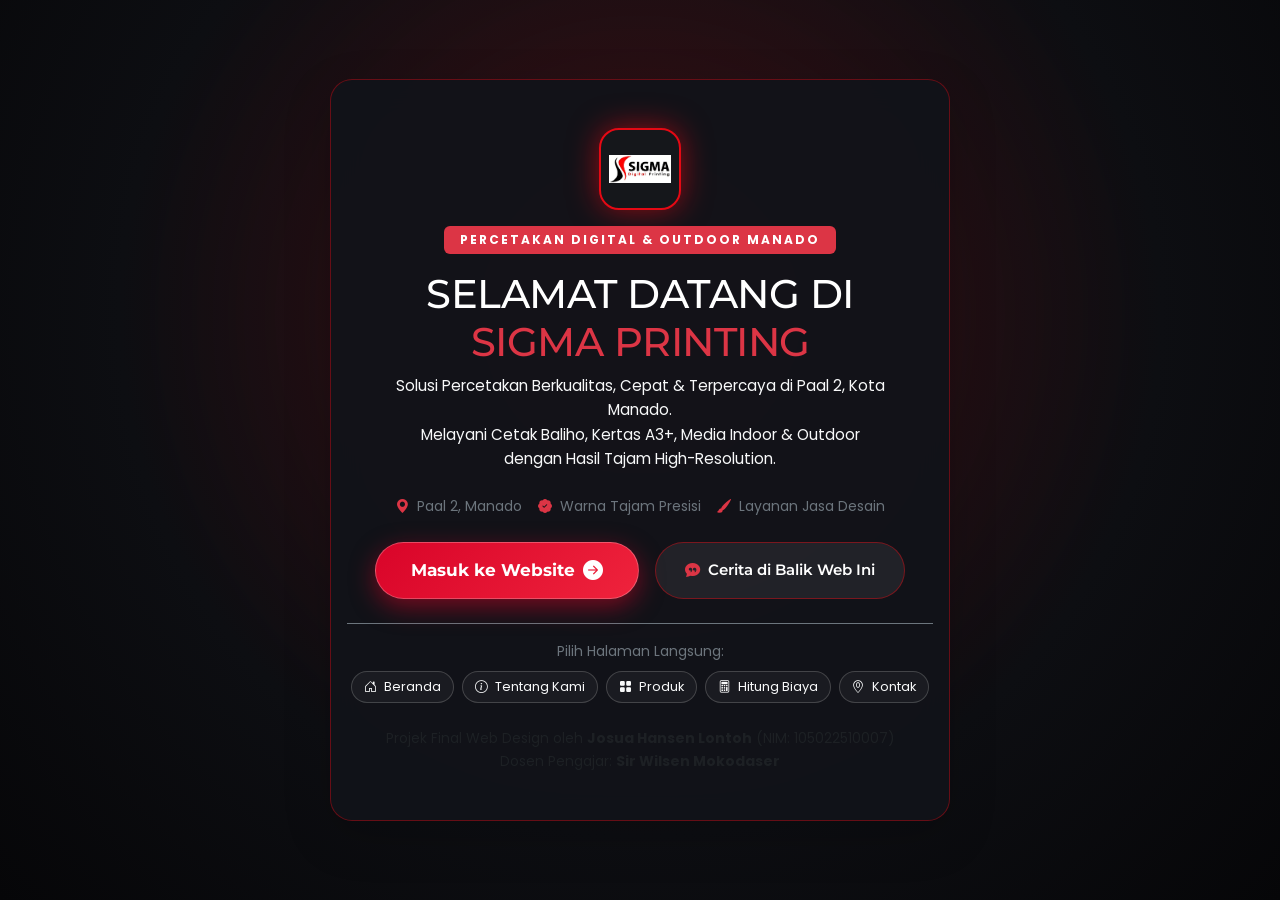
<file: index.html>
<!DOCTYPE html>
<html lang="id">
<head>
    <meta charset="UTF-8">
    <meta name="viewport" content="width=device-width, initial-scale=1.0">
    <title>Sigma Printing Manado - Layar Selamat Datang</title>
    
    <!-- Meta SEO -->
    <meta name="description" content="Selamat datang di Sigma Printing Manado - Percetakan digital, baliho, spanduk, kertas A3+, cetak indoor & outdoor berkualitas di Paal 2, Manado.">
    <meta name="keywords" content="Percetakan Manado, Sigma Printing, Cetak Baliho Manado, Cetak A3 Manado, Percetakan Paal 2">

    <!-- Google Fonts: Poppins & Montserrat -->
    <link rel="preconnect" href="https://fonts.googleapis.com">
    <link rel="preconnect" href="https://fonts.gstatic.com" crossorigin>
    <link href="https://fonts.googleapis.com/css2?family=Montserrat:wght@400;600;700;800;900&family=Poppins:wght@300;400;500;600;700&display=swap" rel="stylesheet">

    <!-- Bootstrap 5 CSS -->
    <link href="https://cdn.jsdelivr.net/npm/bootstrap@5.3.2/dist/css/bootstrap.min.css" rel="stylesheet">
    
    <!-- Bootstrap Icons & FontAwesome -->
    <link rel="stylesheet" href="https://cdn.jsdelivr.net/npm/bootstrap-icons@1.11.3/font/bootstrap-icons.min.css">
    <link rel="stylesheet" href="https://cdnjs.cloudflare.com/ajax/libs/font-awesome/6.5.1/css/all.min.css">

    <!-- Custom CSS -->
    <link rel="stylesheet" href="style.css">
</head>
<body class="welcome-locked">

    <!-- ==========================================
         LAYAR AWAL (WELCOME SCREEN / PORTAL UTAMA)
         ========================================== -->
    <main id="welcomeScreen" class="welcome-screen">
        <div class="welcome-backdrop"></div>
        <div class="welcome-content text-center text-white px-3 shadow-lg">
            <!-- LOGO SIGMA PRINTING DARI FOLDER IMAGES -->
            <div class="welcome-logo-badge mb-3">
                <img src="images/logo.png" alt="Sigma Printing Logo" class="welcome-logo-img">
            </div>
            
            <div class="badge bg-danger text-uppercase px-3 py-2 mb-3 fw-bold tracking-wider anim-float">
                Percetakan Digital & Outdoor Manado
            </div>
            
            <h1 class="welcome-title fw-extrabold mb-2">
                SELAMAT DATANG DI<br>
                <span class="text-danger">SIGMA PRINTING</span>
            </h1>
            
            <p class="welcome-subtitle text-light mx-auto mb-4">
                Solusi Percetakan Berkualitas, Cepat & Terpercaya di Paal 2, Kota Manado.<br>
                Melayani Cetak Baliho, Kertas A3+, Media Indoor & Outdoor dengan Hasil Tajam High-Resolution.
            </p>
            
            <div class="welcome-features d-flex justify-content-center flex-wrap gap-3 mb-4 text-secondary small">
                <span><i class="bi bi-geo-alt-fill text-danger me-1"></i> Paal 2, Manado</span>
                <span><i class="bi bi-patch-check-fill text-danger me-1"></i> Warna Tajam Presisi</span>
                <span><i class="bi bi-brush-fill text-danger me-1"></i> Layanan Jasa Desain</span>
            </div>

            <!-- Tombol Aksi Utama -->
            <div class="d-flex flex-wrap justify-content-center gap-3 mb-4">
                <a href="beranda.html" id="btnEnterSite" class="btn btn-welcome-enter text-decoration-none anim-pulse">
                    <span>Masuk ke Website</span>
                    <i class="bi bi-arrow-right-circle-fill ms-2 fs-5"></i>
                </a>
                <button id="btnStoryWelcome" class="btn btn-welcome-story" type="button" onclick="openCreatorStory()">
                    <i class="bi bi-chat-quote-fill me-2 text-danger"></i>
                    <span>Cerita di Balik Web Ini</span>
                </button>
            </div>

            <!-- Pintasan Cepat Menu Halaman -->
            <div class="welcome-quick-links pt-3 border-top border-secondary">
                <span class="text-secondary small d-block mb-2">Pilih Halaman Langsung:</span>
                <div class="d-flex justify-content-center flex-wrap gap-2">
                    <a href="beranda.html" class="btn btn-sm btn-outline-secondary text-light">
                        <i class="bi bi-house-door me-1"></i> Beranda
                    </a>
                    <a href="tentang.html" class="btn btn-sm btn-outline-secondary text-light">
                        <i class="bi bi-info-circle me-1"></i> Tentang Kami
                    </a>
                    <a href="produk.html" class="btn btn-sm btn-outline-secondary text-light">
                        <i class="bi bi-grid-fill me-1"></i> Produk
                    </a>
                    <a href="kalkulator.html" class="btn btn-sm btn-outline-secondary text-light">
                        <i class="bi bi-calculator me-1"></i> Hitung Biaya
                    </a>
                    <a href="kontak.html" class="btn btn-sm btn-outline-secondary text-light">
                        <i class="bi bi-geo-alt me-1"></i> Kontak
                    </a>
                </div>
            </div>

            <!-- Catatan Pembuat Projek Final -->
            <div class="welcome-footer-note mt-4 text-muted small">
                Projek Final Web Design oleh <strong>Josua Hansen Lontoh</strong> (NIM: 105022510007)<br>
                Dosen Pengajar: <strong>Sir Wilsen Mokodaser</strong>
            </div>
        </div>
    </main>

    <!-- ==========================================
         MODAL CERITA DI BALIK WEBSITE (BUBBLE CHAT)
         ========================================== -->
    <div class="modal fade" id="creatorStoryModal" tabindex="-1" aria-labelledby="creatorStoryLabel" aria-hidden="true">
        <div class="modal-dialog modal-dialog-centered modal-lg">
            <div class="modal-content creator-chat-modal text-white">
                <div class="modal-header chat-modal-header border-secondary">
                    <div class="d-flex align-items-center gap-3">
                        <div class="chat-avatar-creator"><i class="bi bi-person-fill"></i></div>
                        <div>
                            <h5 class="modal-title fw-bold mb-0 text-white" id="creatorStoryLabel">
                                Cerita Pembuat Website <span class="badge bg-danger ms-1">Josua Hansen Lontoh</span>
                            </h5>
                            <small class="text-secondary">NIM: 105022510007 • Kelas Web Design • Sir Wilsen Mokodaser</small>
                        </div>
                    </div>
                    <button type="button" class="btn-close btn-close-white" data-bs-dismiss="modal" aria-label="Close"></button>
                </div>

                <div class="modal-body chat-modal-body py-4">
                    <!-- Bubble 1: Identitas & Tujuan -->
                    <div class="chat-bubble-row">
                        <div class="chat-avatar-mini">JH</div>
                        <div class="chat-bubble shadow-sm">
                            <div class="chat-bubble-author text-danger fw-bold small mb-1">
                                <i class="bi bi-mortarboard-fill me-1"></i> Latar Belakang & Identitas Pembuat
                            </div>
                            <p class="mb-0">
                                Halo semuanya! Perkenalkan, saya <strong>Lontoh, Josua Hansen</strong> dengan NIM <strong>105022510007</strong>. Website ini dirancang dan dibangun sebagai <strong>Projek Final mata kuliah Web Design</strong> yang diampu oleh dosen pengajar <strong>Sir Wilsen Mokodaser</strong>.
                            </p>
                            <span class="chat-timestamp">Tujuan Projek Final</span>
                        </div>
                    </div>

                    <!-- Bubble 2: Lulusan SMK DKV & PKL -->
                    <div class="chat-bubble-row">
                        <div class="chat-avatar-mini">JH</div>
                        <div class="chat-bubble shadow-sm">
                            <div class="chat-bubble-author text-danger fw-bold small mb-1">
                                <i class="bi bi-brush-fill me-1"></i> Jejak Langkah dari Siswa SMK DKV
                            </div>
                            <p class="mb-0">
                                Sebelum melanjutkan studi di perguruan tinggi, saya adalah siswa SMK dengan latar belakang kelulusan jurusan <strong>Desain Komunikasi Visual (DKV)</strong>. Di masa sekolah tersebut, saat menjalani program <strong>Praktek Kerja Lapangan (PKL)</strong>, saya mendapatkan kesempatan berharga untuk ditempatkan, mencari ilmu, dan menimba pengalaman nyata langsung di perusahaan percetakan ternama: <strong>Sigma Digital Printing</strong> yang berlokasi di Paal 2, Manado.
                            </p>
                            <span class="chat-timestamp">Pengalaman Nyata</span>
                        </div>
                    </div>

                    <!-- Bubble 3: Pengalaman & Alasan Memilih Tema -->
                    <div class="chat-bubble-row">
                        <div class="chat-avatar-mini">JH</div>
                        <div class="chat-bubble shadow-sm">
                            <div class="chat-bubble-author text-danger fw-bold small mb-1">
                                <i class="bi bi-lightbulb-fill me-1"></i> Alasan Memilih Tema Sigma Digital Printing
                            </div>
                            <p class="mb-1">
                                Di Sigma Digital Printing, mata saya benar-benar terbuka lebar melihat bagaimana industri kreatif percetakan bekerja: dari proses cetak baliho raksasa, presisi digital offset lembaran A3+, stiker kemasan produk, hingga berbagai media promosi indoor dan outdoor.
                            </p>
                            <p class="mb-0">
                                Saya membuat website ini karena menurut saya <strong>sangat keren dan bermakna jika saya membuat website dari tempat yang sudah berjasa membantu saya untuk mengenal dan merasakan langsung dunia kerja untuk pertama kalinya!</strong> 🚀
                            </p>
                            <span class="chat-timestamp">Inspirasi & Makna</span>
                        </div>
                    </div>

                    <!-- Bubble 4: Dedikasi & Terima Kasih -->
                    <div class="chat-bubble-row">
                        <div class="chat-avatar-mini">JH</div>
                        <div class="chat-bubble shadow-sm highlight-bubble">
                            <div class="chat-bubble-author text-danger fw-bold small mb-1">
                                <i class="bi bi-award-fill me-1"></i> Dedikasi & Terima Kasih untuk Sir Wilsen
                            </div>
                            <p class="mb-1">
                                Melalui website ini, saya menggabungkan fondasi estetika visual yang saya pelajari dari SMK DKV dengan keterampilan pemrograman web modern (HTML5, Bootstrap 5, styling CSS Merah-Hitam-Putih yang elegan, dan fitur interaktif JavaScript seperti kalkulator cetak dan pencarian produk).
                            </p>
                            <p class="mb-0">
                                Terima kasih yang sebesar-besarnya saya ucapkan kepada <strong>Sir Wilsen Mokodaser</strong> atas segala bimbingan, arahan, dan ilmu yang sangat bermanfaat selama perkuliahan Web Design ini. Semoga karya ini dapat memberikan hasil terbaik dan bermanfaat! 🙏 ✨
                            </p>
                            <span class="chat-timestamp">Lontoh, Josua Hansen • NIM 105022510007</span>
                        </div>
                    </div>
                </div>

                <!-- Footer Modal -->
                <div class="modal-footer border-secondary justify-content-between">
                    <button type="button" class="btn btn-secondary btn-sm" data-bs-dismiss="modal">
                        <i class="bi bi-x-lg me-1"></i> Tutup Pesan
                    </button>
                    <a href="beranda.html" class="btn btn-custom-accent btn-sm">
                        <i class="bi bi-arrow-right-circle me-1"></i> Lanjut Masuk ke Website
                    </a>
                </div>
            </div>
        </div>
    </div>

    <!-- ==========================================
         MODAL PEMBERITAHUAN FORMALITAS
         ========================================== -->
    <div class="modal fade" id="formalityNoticeModal" tabindex="-1" aria-labelledby="formalityModalLabel" aria-hidden="true">
        <div class="modal-dialog modal-dialog-centered">
            <div class="modal-content bg-dark text-white border border-danger shadow-lg">
                <div class="modal-header border-secondary pb-2">
                    <div class="d-flex align-items-center gap-2">
                        <i class="bi bi-info-circle-fill text-danger fs-5"></i>
                        <h5 class="modal-title fw-bold" id="formalityModalLabel">Informasi Sistem</h5>
                    </div>
                    <button type="button" class="btn-close btn-close-white" data-bs-dismiss="modal" aria-label="Close"></button>
                </div>
                <div class="modal-body text-center py-4">
                    <div class="notice-icon-circle mx-auto mb-3">
                        <i class="bi bi-shield-exclamation text-danger"></i>
                    </div>
                    <h5 class="fw-bold text-white mb-2" id="formalityNoticeTitle">Fitur Hanya untuk Formalitas</h5>
                    <p class="text-secondary small px-3 mb-0" id="formalityNoticeDesc">
                        Tautan atau akses eksternal ini dibuat semata-mata untuk melengkapi struktur formalitas dan demonstrasi projek web design.
                    </p>
                </div>
                <div class="modal-footer border-secondary justify-content-center">
                    <button type="button" class="btn btn-custom-primary btn-sm px-4" data-bs-dismiss="modal">
                        <i class="bi bi-check2-circle me-1"></i> Saya Mengerti
                    </button>
                </div>
            </div>
        </div>
    </div>

    <!-- Bootstrap 5 Bundle JS CDN -->
    <script src="https://cdn.jsdelivr.net/npm/bootstrap@5.3.2/dist/js/bootstrap.bundle.min.js"></script>

    <!-- Custom JS -->
    <script src="script.js"></script>
</body>
</html>
</file>
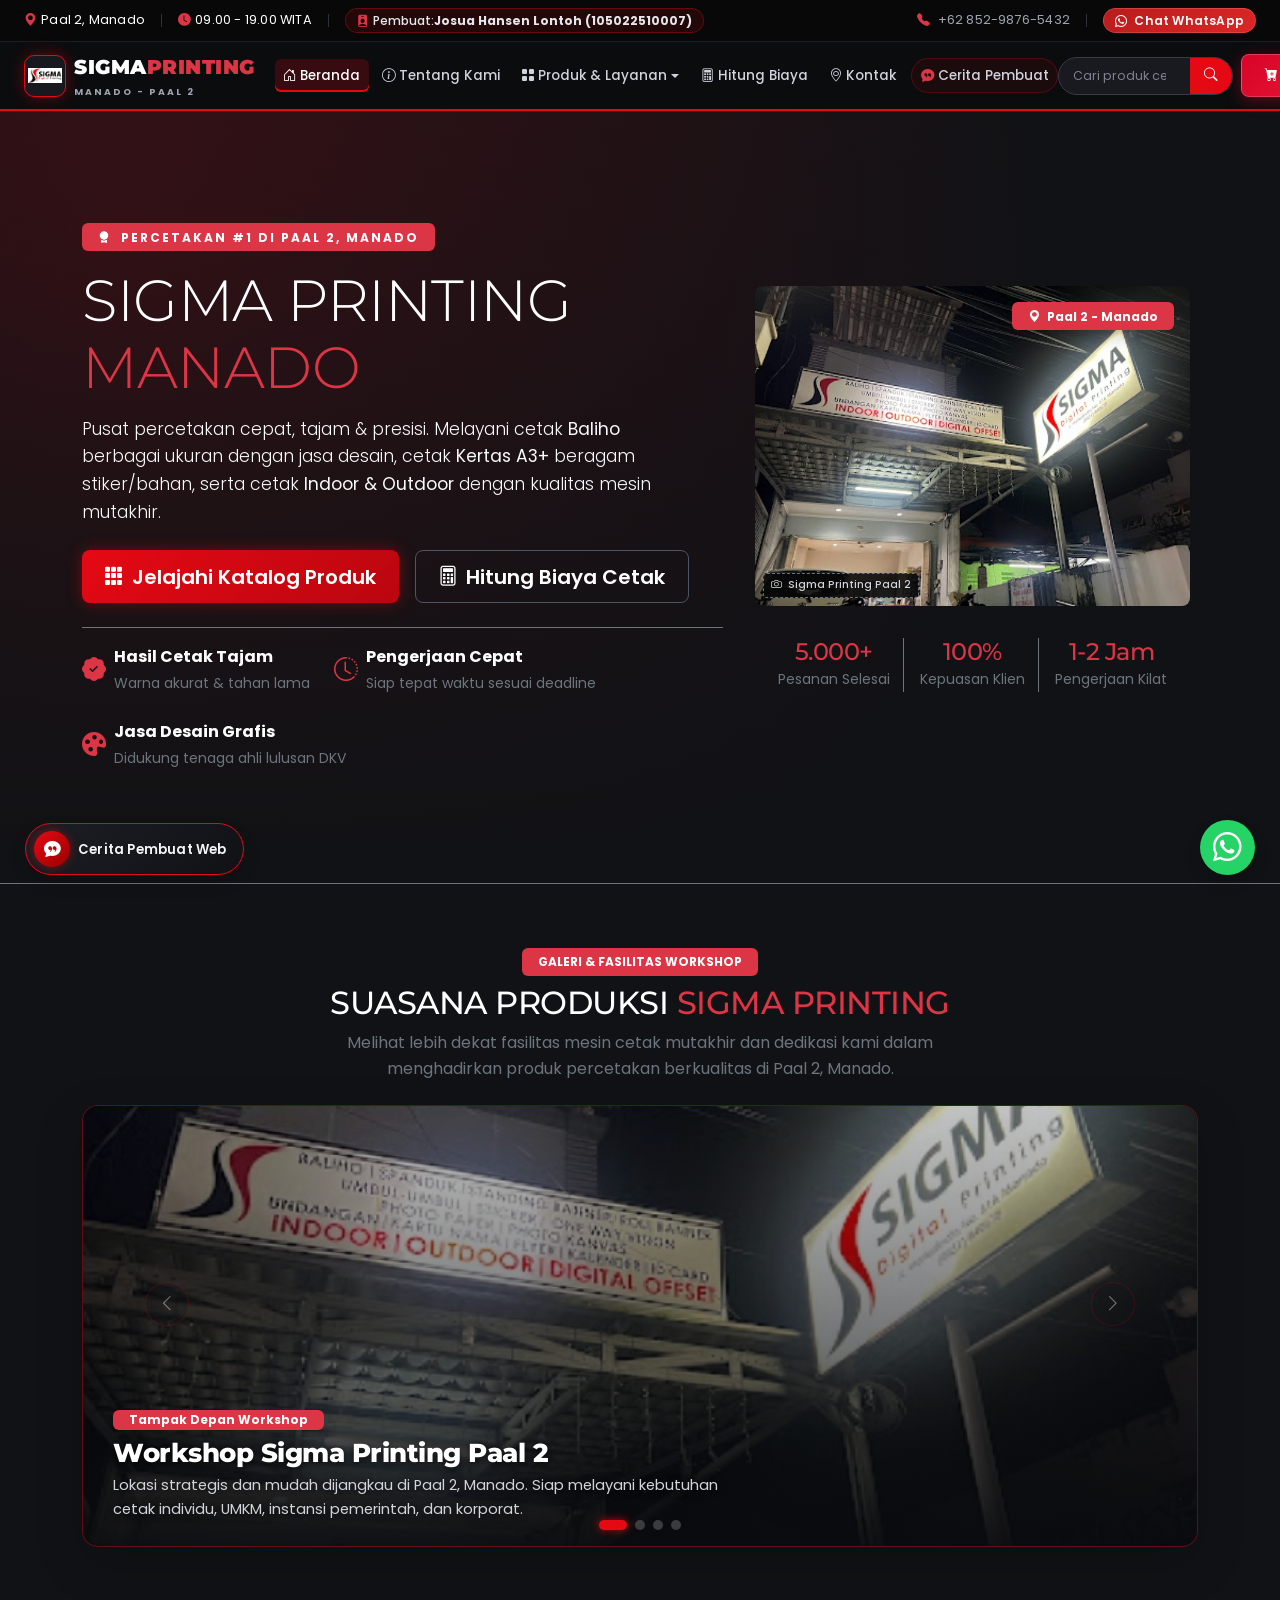
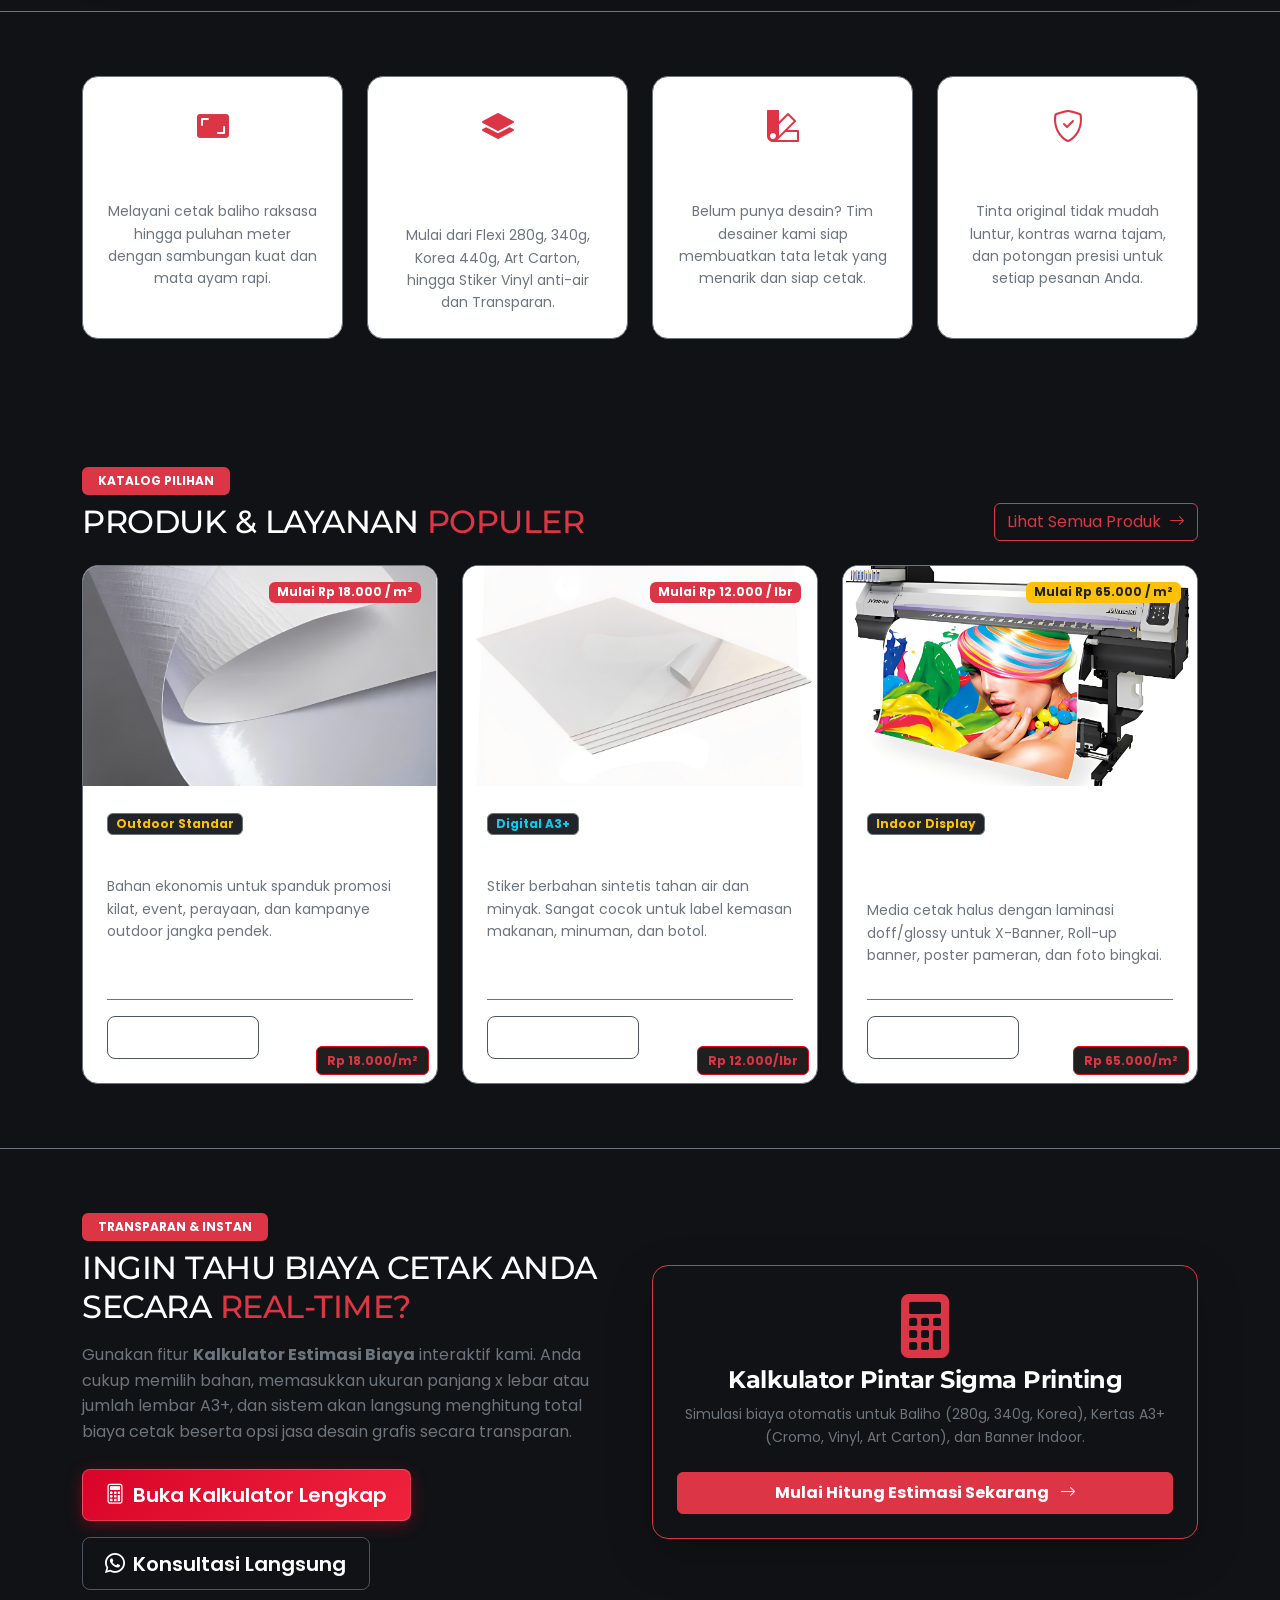
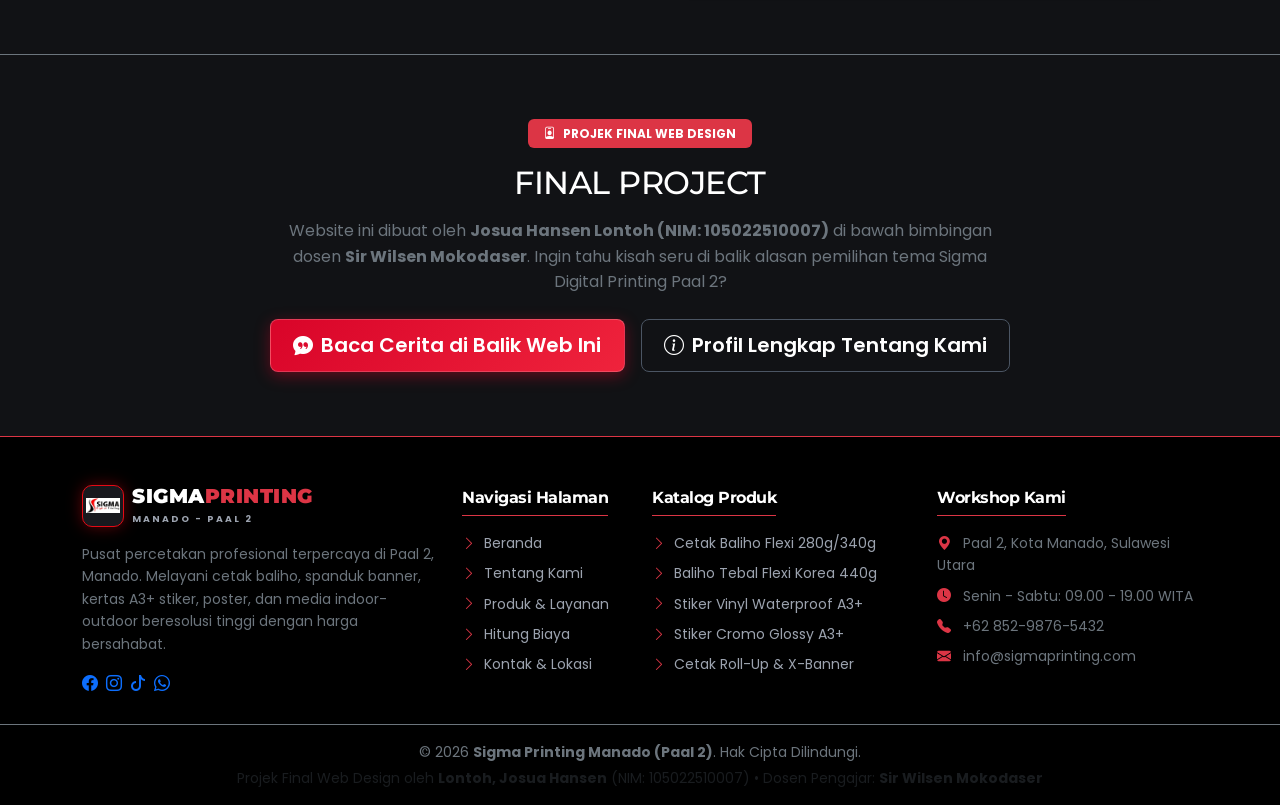
<file: beranda.html>
<!DOCTYPE html>
<html lang="id">
<head>
    <meta charset="UTF-8">
    <meta name="viewport" content="width=device-width, initial-scale=1.0">
    <title>Beranda - Sigma Printing Manado (Paal 2)</title>
    
    <!-- Meta SEO -->
    <meta name="description" content="Sigma Printing Manado - Percetakan digital, baliho, spanduk, kertas A3+, cetak indoor & outdoor berkualitas di Paal 2, Manado.">
    <meta name="keywords" content="Percetakan Manado, Sigma Printing, Cetak Baliho Manado, Cetak A3 Manado, Percetakan Paal 2">

    <!-- Google Fonts: Poppins & Montserrat -->
    <link rel="preconnect" href="https://fonts.googleapis.com">
    <link rel="preconnect" href="https://fonts.gstatic.com" crossorigin>
    <link href="https://fonts.googleapis.com/css2?family=Montserrat:wght@400;600;700;800;900&family=Poppins:wght@300;400;500;600;700&display=swap" rel="stylesheet">

    <!-- Bootstrap 5 CSS -->
    <link href="https://cdn.jsdelivr.net/npm/bootstrap@5.3.2/dist/css/bootstrap.min.css" rel="stylesheet">
    
    <!-- Bootstrap Icons & FontAwesome -->
    <link rel="stylesheet" href="https://cdn.jsdelivr.net/npm/bootstrap-icons@1.11.3/font/bootstrap-icons.min.css">
    <link rel="stylesheet" href="https://cdnjs.cloudflare.com/ajax/libs/font-awesome/6.5.1/css/all.min.css">

    <!-- Custom CSS -->
    <link rel="stylesheet" href="style.css">
</head>
<body data-bs-spy="scroll" data-bs-target="#mainNavbar" data-bs-offset="90" tabindex="0">

    <!-- ==========================================
         TOP BAR INFO
         ========================================== -->
    <div class="top-bar py-2 text-white d-none d-md-block">
        <div class="container-fluid px-3 px-xl-4 px-xxl-5 d-flex justify-content-between align-items-center">
            <div class="top-info d-flex align-items-center gap-3">
                <span><i class="bi bi-geo-alt-fill text-danger me-1"></i> Paal 2, Manado</span>
                <span class="top-bar-divider"></span>
                <span><i class="bi bi-clock-fill text-danger me-1"></i> 09.00 - 19.00 WITA</span>
                <span class="top-bar-divider"></span>
                <button type="button" class="creator-badge-btn" onclick="openCreatorStory()" title="Lihat Cerita Pembuat Website">
                    <i class="bi bi-person-badge-fill text-danger me-1"></i> Pembuat: <strong>Josua Hansen Lontoh (105022510007)</strong>
                </button>
            </div>
            <div class="top-contact d-flex align-items-center gap-3">
                <span><i class="bi bi-telephone-fill text-danger me-1"></i> +62 852-9876-5432</span>
                <span class="top-bar-divider"></span>
                <a href="javascript:void(0)" onclick="showFormalityNotice('WhatsApp')" class="top-wa-badge text-decoration-none">
                    <i class="bi bi-whatsapp me-1"></i> Chat WhatsApp
                </a>
            </div>
        </div>
    </div>

    <!-- ==========================================
         NAVBAR UTAMA (MULTI-PAGE LINKED)
         ========================================== -->
    <nav id="mainNavbar" class="navbar navbar-expand-xl navbar-dark sticky-top">
        <div class="container-fluid px-3 px-xl-4 px-xxl-5">
            <!-- Brand Logo -->
            <a class="navbar-brand d-flex align-items-center gap-2" href="beranda.html">
                <span class="brand-badge">
                    <img src="images/logo.png" alt="Sigma Printing Logo" class="brand-logo-img">
                </span>
                <div class="brand-text">
                    <span class="brand-title">SIGMA<span class="text-danger">PRINTING</span></span>
                    <span class="brand-subtitle d-block">MANADO - PAAL 2</span>
                </div>
            </a>

            <!-- Mobile Toggle Button -->
            <button class="navbar-toggler custom-toggler border-0 shadow-none" type="button" data-bs-toggle="collapse" data-bs-target="#navbarContent" aria-controls="navbarContent" aria-expanded="false" aria-label="Toggle navigation">
                <span class="navbar-toggler-icon"></span>
            </button>

            <!-- Navbar Links, Search & CTA Button -->
            <div class="collapse navbar-collapse" id="navbarContent">
                <ul class="navbar-nav mx-auto mb-2 mb-xl-0 align-items-xl-center gap-xl-1">
                    <li class="nav-item">
                        <a class="nav-link active" href="beranda.html"><i class="bi bi-house-door me-1"></i> Beranda</a>
                    </li>
                    <li class="nav-item">
                        <a class="nav-link" href="tentang.html"><i class="bi bi-info-circle me-1"></i> Tentang Kami</a>
                    </li>

                    <!-- DROPDOWN: PRODUK & LAYANAN -->
                    <li class="nav-item dropdown">
                        <a class="nav-link dropdown-toggle" href="produk.html" id="produkDropdown" role="button" data-bs-toggle="dropdown" aria-expanded="false">
                            <i class="bi bi-grid-fill me-1"></i> Produk & Layanan
                        </a>
                        <ul class="dropdown-menu dropdown-menu-dark custom-dropdown shadow-lg" aria-labelledby="produkDropdown">
                            <li class="dropdown-header text-uppercase text-danger fw-bold">Katalog Produk Percetakan</li>
                            <li>
                                <a class="dropdown-item" href="produk.html#produk-baliho">
                                    <i class="bi bi-signpost-2 text-danger me-2"></i> Baliho & Spanduk Banner
                                    <span class="badge bg-danger ms-auto">Outdoor</span>
                                </a>
                            </li>
                            <li>
                                <a class="dropdown-item" href="produk.html#produk-kertas-a3">
                                    <i class="bi bi-file-earmark-image text-danger me-2"></i> Kertas A3+ Digital Printing
                                    <span class="badge bg-secondary ms-auto">Stiker</span>
                                </a>
                            </li>
                            <li>
                                <a class="dropdown-item" href="produk.html#produk-outdoor-indoor">
                                    <i class="bi bi-aspect-ratio text-danger me-2"></i> Cetak Outdoor & Indoor
                                    <span class="badge bg-warning text-dark ms-auto">High-Res</span>
                                </a>
                            </li>
                            <li><hr class="dropdown-divider border-secondary my-2"></li>
                            <li>
                                <a class="dropdown-item" href="kalkulator.html">
                                    <i class="bi bi-calculator-fill text-danger me-2"></i> Kalkulator Estimasi Biaya
                                </a>
                            </li>
                            <li>
                                <a class="dropdown-item" href="javascript:void(0)" onclick="openCreatorStory()">
                                    <i class="bi bi-chat-quote-fill text-danger me-2"></i> Cerita Pembuat (Josua)
                                </a>
                            </li>
                        </ul>
                    </li>

                    <li class="nav-item">
                        <a class="nav-link" href="kalkulator.html"><i class="bi bi-calculator me-1"></i> Hitung Biaya</a>
                    </li>
                    <li class="nav-item">
                        <a class="nav-link" href="kontak.html"><i class="bi bi-geo-alt me-1"></i> Kontak</a>
                    </li>
                    <li class="nav-item">
                        <a class="nav-link creator-nav-link" href="javascript:void(0)" onclick="openCreatorStory()" title="Cerita Latar Belakang Pembuat Website">
                            <i class="bi bi-chat-quote-fill text-danger me-1"></i> Cerita Pembuat
                        </a>
                    </li>
                </ul>

                <!-- Right Actions: Search & CTA Button -->
                <div class="nav-actions d-flex flex-column flex-xl-row align-items-stretch align-items-xl-center gap-2 mt-3 mt-xl-0">
                    <div class="nav-search-wrapper position-relative">
                        <form class="d-flex m-0" role="search" onsubmit="event.preventDefault(); triggerSearch();">
                            <div class="input-group search-input-group">
                                <input id="navbarSearchInput" class="form-control search-input" type="search" placeholder="Cari produk cetak..." aria-label="Search">
                                <button class="btn btn-search text-white" type="button" onclick="triggerSearch()" title="Cari Produk">
                                    <i class="bi bi-search"></i>
                                </button>
                            </div>
                        </form>
                        <div id="searchResultsBox" class="search-results-dropdown shadow d-none"></div>
                    </div>

                    <a href="kalkulator.html" class="btn btn-custom-accent nav-cta-btn anim-pulse">
                        <i class="bi bi-cart-plus-fill me-1"></i> Order Sekarang
                    </a>
                </div>
            </div>
        </div>
    </nav>

    <!-- ==========================================
         HERO SECTION DENGAN ANIMASI & HEADLINE
         ========================================== -->
    <header id="beranda" class="hero-section text-white d-flex align-items-center">
        <div class="hero-overlay"></div>
        <div class="container position-relative z-2 py-5">
            <div class="row align-items-center gy-5">
                <div class="col-lg-7">
                    <div class="badge bg-danger px-3 py-2 text-uppercase mb-3 fw-bold tracking-wider anim-float">
                        <i class="bi bi-award-fill me-1"></i> Percetakan #1 di Paal 2, Manado
                    </div>
                    <h1 class="display-4 fw-extrabold hero-title mb-3">
                        SIGMA PRINTING <span class="text-danger">MANADO</span>
                    </h1>
                    <p class="lead hero-subtitle text-light mb-4">
                        Pusat percetakan cepat, tajam & presisi. Melayani cetak <strong>Baliho</strong> berbagai ukuran dengan jasa desain, cetak <strong>Kertas A3+</strong> beragam stiker/bahan, serta cetak <strong>Indoor & Outdoor</strong> dengan kualitas mesin mutakhir.
                    </p>
                    <div class="d-flex flex-wrap gap-3 mb-4">
                        <a href="produk.html" class="btn btn-custom-primary btn-lg">
                            <i class="bi bi-grid-3x3-gap-fill me-2"></i> Jelajahi Katalog Produk
                        </a>
                        <a href="kalkulator.html" class="btn btn-custom-outline btn-lg">
                            <i class="bi bi-calculator me-2"></i> Hitung Biaya Cetak
                        </a>
                    </div>
                    <div class="hero-meta d-flex flex-wrap gap-4 pt-3 border-top border-secondary">
                        <div class="d-flex align-items-center gap-2">
                            <i class="bi bi-patch-check-fill text-danger fs-4"></i>
                            <div>
                                <strong class="d-block text-white">Hasil Cetak Tajam</strong>
                                <small class="text-secondary">Warna akurat & tahan lama</small>
                            </div>
                        </div>
                        <div class="d-flex align-items-center gap-2">
                            <i class="bi bi-clock-history text-danger fs-4"></i>
                            <div>
                                <strong class="d-block text-white">Pengerjaan Cepat</strong>
                                <small class="text-secondary">Siap tepat waktu sesuai deadline</small>
                            </div>
                        </div>
                        <div class="d-flex align-items-center gap-2">
                            <i class="bi bi-palette-fill text-danger fs-4"></i>
                            <div>
                                <strong class="d-block text-white">Jasa Desain Grafis</strong>
                                <small class="text-secondary">Didukung tenaga ahli lulusan DKV</small>
                            </div>
                        </div>
                    </div>
                </div>

                <!-- Showcase Gambar Hero Profil Singkat -->
                <div class="col-lg-5">
                    <div class="hero-showcase-box position-relative p-2 rounded-4 card-hover-effect">
                        <div class="showcase-img-wrapper position-relative overflow-hidden rounded-3">
                            <img src="images/FotoDepan.png" onerror="this.onerror=null; this.src='images/FotoDalam.jpeg';" alt="Workshop Sigma Printing Manado" class="img-fluid rounded showcase-img">
                            <div class="showcase-badge position-absolute top-0 end-0 m-3 badge bg-danger py-2 px-3 shadow">
                                <i class="bi bi-geo-alt-fill me-1"></i> Paal 2 - Manado
                            </div>
                            <div class="img-placeholder-tag">
                                <i class="bi bi-camera me-1"></i> Sigma Printing Paal 2
                            </div>
                        </div>
                        <div class="showcase-stats mt-3 d-flex justify-content-around text-center p-3 rounded-3">
                            <div>
                                <h4 class="fw-extrabold text-danger mb-0">5.000+</h4>
                                <small class="text-secondary">Pesanan Selesai</small>
                            </div>
                            <div class="border-start border-secondary ps-3">
                                <h4 class="fw-extrabold text-danger mb-0">100%</h4>
                                <small class="text-secondary">Kepuasan Klien</small>
                            </div>
                            <div class="border-start border-secondary ps-3">
                                <h4 class="fw-extrabold text-danger mb-0">1-2 Jam</h4>
                                <small class="text-secondary">Pengerjaan Kilat</small>
                            </div>
                        </div>
                    </div>
                </div>
            </div>
        </div>
    </header>

    <!-- ==========================================
         FITUR UTAMA: FOTO SLIDER CAROUSEL DENGAN ANIMASI
         ========================================== -->
    <section class="py-5 bg-dark-card border-top border-bottom border-secondary reveal-scroll">
        <div class="container py-3">
            <div class="text-center mb-4">
                <span class="badge bg-danger px-3 py-2 text-uppercase fw-bold mb-2">Galeri & Fasilitas Workshop</span>
                <h2 class="section-title text-white">SUASANA PRODUKSI <span class="text-danger">SIGMA PRINTING</span></h2>
                <p class="text-secondary mx-auto" style="max-width: 650px;">
                    Melihat lebih dekat fasilitas mesin cetak mutakhir dan dedikasi kami dalam menghadirkan produk percetakan berkualitas di Paal 2, Manado.
                </p>
            </div>

            <!-- CAROUSEL SLIDER FOTO ELEGAN -->
            <div id="sigmaPhotoCarousel" class="carousel slide carousel-fade photo-slider-container shadow-lg" data-bs-ride="carousel" data-bs-interval="4000">
                <!-- Indikator Slide -->
                <div class="carousel-indicators">
                    <button type="button" data-bs-target="#sigmaPhotoCarousel" data-bs-slide-to="0" class="active" aria-current="true" aria-label="Slide 1"></button>
                    <button type="button" data-bs-target="#sigmaPhotoCarousel" data-bs-slide-to="1" aria-label="Slide 2"></button>
                    <button type="button" data-bs-target="#sigmaPhotoCarousel" data-bs-slide-to="2" aria-label="Slide 3"></button>
                    <button type="button" data-bs-target="#sigmaPhotoCarousel" data-bs-slide-to="3" aria-label="Slide 4"></button>
                </div>

                <!-- Item Carousel -->
                <div class="carousel-inner">
                    <!-- Slide 1: Foto Depan Workshop -->
                    <div class="carousel-item active">
                        <img src="images/FotoDepan.png" class="slider-img" alt="Workshop Sigma Printing Paal 2 Manado">
                        <div class="slider-gradient-overlay"></div>
                        <div class="slider-caption-custom">
                            <span class="badge bg-danger mb-2 px-3 py-1">Tampak Depan Workshop</span>
                            <h3>Workshop Sigma Printing Paal 2</h3>
                            <p>Lokasi strategis dan mudah dijangkau di Paal 2, Manado. Siap melayani kebutuhan cetak individu, UMKM, instansi pemerintah, dan korporat.</p>
                        </div>
                    </div>

                    <!-- Slide 2: Foto Dalam Workshop -->
                    <div class="carousel-item">
                        <img src="images/FotoDalam.jpeg" class="slider-img" alt="Area Kerja Produksi Sigma Printing">
                        <div class="slider-gradient-overlay"></div>
                        <div class="slider-caption-custom">
                            <span class="badge bg-danger mb-2 px-3 py-1">Ruang Produksi Grafis</span>
                            <h3>Area Kerja & Finishing Profesional</h3>
                            <p>Ruang produksi yang terorganisir rapi dengan tenaga terampil untuk memastikan setiap proses cetak, laminasi, dan pemotongan berjalan presisi.</p>
                        </div>
                    </div>

                    <!-- Slide 3: Mesin Cetak Outdoor -->
                    <div class="carousel-item">
                        <img src="images/MesinOutdoor.jpg" class="slider-img" alt="Mesin Cetak Baliho Outdoor">
                        <div class="slider-gradient-overlay"></div>
                        <div class="slider-caption-custom">
                            <span class="badge bg-danger mb-2 px-3 py-1">Mesin Kapasitas Besar</span>
                            <h3>Mesin Cetak Baliho & Banner Outdoor</h3>
                            <p>Mencetak materi promosi skala besar seperti baliho, spanduk, billboard, dan backdrop dengan warna tajam serta daya tahan cuaca maksimal.</p>
                        </div>
                    </div>

                    <!-- Slide 4: Mesin Cetak Indoor -->
                    <div class="carousel-item">
                        <img src="images/MesinIndoor.jpg" class="slider-img" alt="Mesin Cetak Indoor Resolusi Tinggi">
                        <div class="slider-gradient-overlay"></div>
                        <div class="slider-caption-custom">
                            <span class="badge bg-danger mb-2 px-3 py-1">Presisi Ultra High-Res</span>
                            <h3>Mesin Cetak Indoor & Kertas A3+</h3>
                            <p>Teknologi cetak beresolusi tinggi untuk stiker kemasan, poster, brosur, kartu nama, dan materi display promosi dengan kejernihan maksimal.</p>
                        </div>
                    </div>
                </div>

                <!-- Navigasi Prev/Next -->
                <button class="carousel-control-prev" type="button" data-bs-target="#sigmaPhotoCarousel" data-bs-slide="prev">
                    <span class="slider-nav-btn"><i class="bi bi-chevron-left"></i></span>
                    <span class="visually-hidden">Sebelumnya</span>
                </button>
                <button class="carousel-control-next" type="button" data-bs-target="#sigmaPhotoCarousel" data-bs-slide="next">
                    <span class="slider-nav-btn"><i class="bi bi-chevron-right"></i></span>
                    <span class="visually-hidden">Selanjutnya</span>
                </button>
            </div>
        </div>
    </section>

    <!-- ==========================================
         HIGHLIGHT KEUNGGULAN (4 KARTU BERANIMASI)
         ========================================== -->
    <section class="py-5 bg-darker-base reveal-scroll">
        <div class="container py-3">
            <div class="row g-4">
                <div class="col-md-6 col-lg-3">
                    <div class="card h-100 bg-dark-card border border-secondary p-4 text-center card-hover-effect rounded-4">
                        <div class="icon-circle mx-auto mb-3 text-danger fs-2">
                            <i class="bi bi-aspect-ratio-fill"></i>
                        </div>
                        <h5 class="fw-bold text-white mb-2">Cetak Skala Besar</h5>
                        <p class="text-secondary small mb-0">Melayani cetak baliho raksasa hingga puluhan meter dengan sambungan kuat dan mata ayam rapi.</p>
                    </div>
                </div>
                <div class="col-md-6 col-lg-3">
                    <div class="card h-100 bg-dark-card border border-secondary p-4 text-center card-hover-effect rounded-4">
                        <div class="icon-circle mx-auto mb-3 text-danger fs-2">
                            <i class="bi bi-layers-fill"></i>
                        </div>
                        <h5 class="fw-bold text-white mb-2">Pilihan Bahan Lengkap</h5>
                        <p class="text-secondary small mb-0">Mulai dari Flexi 280g, 340g, Korea 440g, Art Carton, hingga Stiker Vinyl anti-air dan Transparan.</p>
                    </div>
                </div>
                <div class="col-md-6 col-lg-3">
                    <div class="card h-100 bg-dark-card border border-secondary p-4 text-center card-hover-effect rounded-4">
                        <div class="icon-circle mx-auto mb-3 text-danger fs-2">
                            <i class="bi bi-palette2"></i>
                        </div>
                        <h5 class="fw-bold text-white mb-2">Jasa Desain Grafis</h5>
                        <p class="text-secondary small mb-0">Belum punya desain? Tim desainer kami siap membuatkan tata letak yang menarik dan siap cetak.</p>
                    </div>
                </div>
                <div class="col-md-6 col-lg-3">
                    <div class="card h-100 bg-dark-card border border-secondary p-4 text-center card-hover-effect rounded-4">
                        <div class="icon-circle mx-auto mb-3 text-danger fs-2">
                            <i class="bi bi-shield-check"></i>
                        </div>
                        <h5 class="fw-bold text-white mb-2">Garansi Mutu Cetak</h5>
                        <p class="text-secondary small mb-0">Tinta original tidak mudah luntur, kontras warna tajam, dan potongan presisi untuk setiap pesanan Anda.</p>
                    </div>
                </div>
            </div>
        </div>
    </section>

    <!-- ==========================================
         RINGKASAN KATALOG PRODUK UNGGULAN
         ========================================== -->
    <section class="py-5 bg-dark-card reveal-scroll">
        <div class="container py-3">
            <div class="d-flex flex-column flex-md-row justify-content-between align-items-md-end mb-4 gap-3">
                <div>
                    <span class="badge bg-danger px-3 py-2 text-uppercase fw-bold mb-2">Katalog Pilihan</span>
                    <h2 class="section-title text-white mb-0">PRODUK & LAYANAN <span class="text-danger">POPULER</span></h2>
                </div>
                <a href="produk.html" class="btn btn-outline-danger">
                    Lihat Semua Produk <i class="bi bi-arrow-right ms-1"></i>
                </a>
            </div>

            <div class="row g-4">
                <!-- Item 1: Baliho Flexi 280g -->
                <div class="col-md-6 col-lg-4">
                    <div class="card h-100 bg-darker-base border border-secondary overflow-hidden rounded-4 card-hover-effect product-card-item" data-title="Baliho Spanduk Flexi 280g">
                        <div class="position-relative overflow-hidden" style="height: 220px;">
                            <img src="images/Flexi280g.jpg" class="w-100 h-100 object-fit-cover" alt="Flexi 280g">
                            <span class="position-absolute top-0 end-0 m-3 badge bg-danger">Mulai Rp 18.000 / m²</span>
                        </div>
                        <div class="p-4 d-flex flex-column justify-content-between flex-grow-1">
                            <div>
                                <span class="badge bg-dark border border-secondary text-warning mb-2">Outdoor Standar</span>
                                <h5 class="fw-bold text-white">Baliho & Spanduk Flexi 280g</h5>
                                <p class="text-secondary small">Bahan ekonomis untuk spanduk promosi kilat, event, perayaan, dan kampanye outdoor jangka pendek.</p>
                            </div>
                            <div class="d-flex justify-content-between align-items-center mt-3 pt-3 border-top border-secondary">
                                <span class="badge-price-tag text-danger fw-bold">Rp 18.000/m²</span>
                                <a href="produk.html#produk-baliho" class="btn btn-sm btn-custom-outline">Detail & Order</a>
                            </div>
                        </div>
                    </div>
                </div>

                <!-- Item 2: Stiker Vinyl A3+ -->
                <div class="col-md-6 col-lg-4">
                    <div class="card h-100 bg-darker-base border border-secondary overflow-hidden rounded-4 card-hover-effect product-card-item" data-title="Stiker Vinyl Waterproof A3+">
                        <div class="position-relative overflow-hidden" style="height: 220px;">
                            <img src="images/StikerVinyl.jpg" class="w-100 h-100 object-fit-cover" alt="Stiker Vinyl A3+">
                            <span class="position-absolute top-0 end-0 m-3 badge bg-danger">Mulai Rp 12.000 / lbr</span>
                        </div>
                        <div class="p-4 d-flex flex-column justify-content-between flex-grow-1">
                            <div>
                                <span class="badge bg-dark border border-secondary text-info mb-2">Digital A3+</span>
                                <h5 class="fw-bold text-white">Stiker Vinyl Waterproof A3+</h5>
                                <p class="text-secondary small">Stiker berbahan sintetis tahan air dan minyak. Sangat cocok untuk label kemasan makanan, minuman, dan botol.</p>
                            </div>
                            <div class="d-flex justify-content-between align-items-center mt-3 pt-3 border-top border-secondary">
                                <span class="badge-price-tag text-danger fw-bold">Rp 12.000/lbr</span>
                                <a href="produk.html#produk-kertas-a3" class="btn btn-sm btn-custom-outline">Detail & Order</a>
                            </div>
                        </div>
                    </div>
                </div>

                <!-- Item 3: Cetak Indoor Albatros / Banner -->
                <div class="col-md-6 col-lg-4">
                    <div class="card h-100 bg-darker-base border border-secondary overflow-hidden rounded-4 card-hover-effect product-card-item" data-title="Cetak Indoor Albatros High-Res">
                        <div class="position-relative overflow-hidden" style="height: 220px;">
                            <img src="images/MesinIndoor.jpg" class="w-100 h-100 object-fit-cover" alt="Cetak Indoor High-Res">
                            <span class="position-absolute top-0 end-0 m-3 badge bg-warning text-dark">Mulai Rp 65.000 / m²</span>
                        </div>
                        <div class="p-4 d-flex flex-column justify-content-between flex-grow-1">
                            <div>
                                <span class="badge bg-dark border border-secondary text-warning mb-2">Indoor Display</span>
                                <h5 class="fw-bold text-white">Cetak Indoor Albatros High-Res</h5>
                                <p class="text-secondary small">Media cetak halus dengan laminasi doff/glossy untuk X-Banner, Roll-up banner, poster pameran, dan foto bingkai.</p>
                            </div>
                            <div class="d-flex justify-content-between align-items-center mt-3 pt-3 border-top border-secondary">
                                <span class="badge-price-tag text-danger fw-bold">Rp 65.000/m²</span>
                                <a href="produk.html#produk-outdoor-indoor" class="btn btn-sm btn-custom-outline">Detail & Order</a>
                            </div>
                        </div>
                    </div>
                </div>
            </div>
        </div>
    </section>

    <!-- ==========================================
         TEASER KALKULATOR ESTIMASI BIAYA
         ========================================== -->
    <section class="py-5 bg-darker-base border-top border-secondary reveal-scroll">
        <div class="container py-3">
            <div class="row align-items-center gy-4">
                <div class="col-lg-6">
                    <span class="badge bg-danger px-3 py-2 text-uppercase fw-bold mb-2">Transparan & Instan</span>
                    <h2 class="section-title text-white mb-3">INGIN TAHU BIAYA CETAK ANDA SECARA <span class="text-danger">REAL-TIME?</span></h2>
                    <p class="text-secondary mb-4">
                        Gunakan fitur <strong>Kalkulator Estimasi Biaya</strong> interaktif kami. Anda cukup memilih bahan, memasukkan ukuran panjang x lebar atau jumlah lembar A3+, dan sistem akan langsung menghitung total biaya cetak beserta opsi jasa desain grafis secara transparan.
                    </p>
                    <div class="d-flex flex-wrap gap-3">
                        <a href="kalkulator.html" class="btn btn-custom-accent btn-lg anim-pulse">
                            <i class="bi bi-calculator me-2"></i> Buka Kalkulator Lengkap
                        </a>
                        <a href="kontak.html" class="btn btn-custom-outline btn-lg">
                            <i class="bi bi-whatsapp me-2"></i> Konsultasi Langsung
                        </a>
                    </div>
                </div>
                <div class="col-lg-6">
                    <div class="p-4 bg-dark-card border border-danger rounded-4 shadow-lg text-center">
                        <i class="bi bi-calculator-fill text-danger display-3 mb-3"></i>
                        <h4 class="text-white fw-bold mb-2">Kalkulator Pintar Sigma Printing</h4>
                        <p class="text-secondary small mb-4">Simulasi biaya otomatis untuk Baliho (280g, 340g, Korea), Kertas A3+ (Cromo, Vinyl, Art Carton), dan Banner Indoor.</p>
                        <a href="kalkulator.html" class="btn btn-danger w-100 py-2 fw-bold">
                            Mulai Hitung Estimasi Sekarang <i class="bi bi-arrow-right ms-2"></i>
                        </a>
                    </div>
                </div>
            </div>
        </div>
    </section>

    <!-- ==========================================
         CALL TO ACTION: CERITA PEMBUAT WEB (JOSUA)
         ========================================== -->
    <section class="py-5 bg-dark-card border-top border-secondary text-center reveal-scroll">
        <div class="container py-3">
            <div class="badge bg-danger px-3 py-2 text-uppercase fw-bold mb-3">
                <i class="bi bi-person-badge me-1"></i> Projek Final Web Design
            </div>
            <h2 class="section-title text-white mb-3">FINAL PROJECT</h2>
            <p class="text-secondary mx-auto mb-4" style="max-width: 720px;">
                Website ini dibuat oleh <strong>Josua Hansen Lontoh (NIM: 105022510007)</strong> di bawah bimbingan dosen <strong>Sir Wilsen Mokodaser</strong>. Ingin tahu kisah seru di balik alasan pemilihan tema Sigma Digital Printing Paal 2?
            </p>
            <div class="d-flex justify-content-center flex-wrap gap-3">
                <button type="button" class="btn btn-custom-accent btn-lg" onclick="openCreatorStory()">
                    <i class="bi bi-chat-quote-fill me-2"></i> Baca Cerita di Balik Web Ini
                </button>
                <a href="tentang.html" class="btn btn-custom-outline btn-lg">
                    <i class="bi bi-info-circle me-2"></i> Profil Lengkap Tentang Kami
                </a>
            </div>
        </div>
    </section>

    <!-- ==========================================
         FOOTER
         ========================================== -->
    <footer class="footer-section bg-black text-white pt-5 pb-3 border-top border-danger">
        <div class="container pb-4">
            <div class="row gy-4">
                <div class="col-lg-4 col-md-6">
                    <div class="d-flex align-items-center gap-2 mb-3">
                        <span class="brand-badge">
                            <img src="images/logo.png" alt="Sigma Printing Logo" class="footer-logo-img">
                        </span>
                        <div>
                            <span class="brand-title">SIGMA<span class="text-danger">PRINTING</span></span>
                            <span class="brand-subtitle d-block">MANADO - PAAL 2</span>
                        </div>
                    </div>
                    <p class="text-secondary small mb-3">
                        Pusat percetakan profesional terpercaya di Paal 2, Manado. Melayani cetak baliho, spanduk banner, kertas A3+ stiker, poster, dan media indoor-outdoor beresolusi tinggi dengan harga bersahabat.
                    </p>
                    <div class="d-flex gap-2">
                        <a href="javascript:void(0)" onclick="showFormalityNotice('Facebook')" class="social-icon-btn" title="Facebook"><i class="bi bi-facebook"></i></a>
                        <a href="javascript:void(0)" onclick="showFormalityNotice('Instagram')" class="social-icon-btn" title="Instagram"><i class="bi bi-instagram"></i></a>
                        <a href="javascript:void(0)" onclick="showFormalityNotice('TikTok')" class="social-icon-btn" title="TikTok"><i class="bi bi-tiktok"></i></a>
                        <a href="javascript:void(0)" onclick="showFormalityNotice('WhatsApp')" class="social-icon-btn" title="WhatsApp"><i class="bi bi-whatsapp"></i></a>
                    </div>
                </div>

                <div class="col-lg-2 col-md-6">
                    <h6 class="text-white fw-bold mb-3 border-bottom border-danger pb-2 d-inline-block">Navigasi Halaman</h6>
                    <ul class="list-unstyled footer-links small">
                        <li><a href="beranda.html"><i class="bi bi-chevron-right text-danger me-1"></i> Beranda</a></li>
                        <li><a href="tentang.html"><i class="bi bi-chevron-right text-danger me-1"></i> Tentang Kami</a></li>
                        <li><a href="produk.html"><i class="bi bi-chevron-right text-danger me-1"></i> Produk & Layanan</a></li>
                        <li><a href="kalkulator.html"><i class="bi bi-chevron-right text-danger me-1"></i> Hitung Biaya</a></li>
                        <li><a href="kontak.html"><i class="bi bi-chevron-right text-danger me-1"></i> Kontak & Lokasi</a></li>
                    </ul>
                </div>

                <div class="col-lg-3 col-md-6">
                    <h6 class="text-white fw-bold mb-3 border-bottom border-danger pb-2 d-inline-block">Katalog Produk</h6>
                    <ul class="list-unstyled footer-links small">
                        <li><a href="produk.html#produk-baliho"><i class="bi bi-chevron-right text-danger me-1"></i> Cetak Baliho Flexi 280g/340g</a></li>
                        <li><a href="produk.html#produk-baliho"><i class="bi bi-chevron-right text-danger me-1"></i> Baliho Tebal Flexi Korea 440g</a></li>
                        <li><a href="produk.html#produk-kertas-a3"><i class="bi bi-chevron-right text-danger me-1"></i> Stiker Vinyl Waterproof A3+</a></li>
                        <li><a href="produk.html#produk-kertas-a3"><i class="bi bi-chevron-right text-danger me-1"></i> Stiker Cromo Glossy A3+</a></li>
                        <li><a href="produk.html#produk-outdoor-indoor"><i class="bi bi-chevron-right text-danger me-1"></i> Cetak Roll-Up & X-Banner</a></li>
                    </ul>
                </div>

                <div class="col-lg-3 col-md-6">
                    <h6 class="text-white fw-bold mb-3 border-bottom border-danger pb-2 d-inline-block">Workshop Kami</h6>
                    <ul class="list-unstyled small text-secondary">
                        <li class="mb-2"><i class="bi bi-geo-alt-fill text-danger me-2"></i> Paal 2, Kota Manado, Sulawesi Utara</li>
                        <li class="mb-2"><i class="bi bi-clock-fill text-danger me-2"></i> Senin - Sabtu: 09.00 - 19.00 WITA</li>
                        <li class="mb-2"><i class="bi bi-telephone-fill text-danger me-2"></i> +62 852-9876-5432</li>
                        <li><i class="bi bi-envelope-fill text-danger me-2"></i> info@sigmaprinting.com</li>
                    </ul>
                </div>
            </div>
        </div>

        <div class="footer-bottom border-top border-secondary pt-3 text-center text-secondary small">
            <div class="container">
                <p class="mb-1">&copy; 2026 <strong>Sigma Printing Manado (Paal 2)</strong>. Hak Cipta Dilindungi.</p>
                <p class="mb-0 text-muted">
                    Projek Final Web Design oleh <strong>Lontoh, Josua Hansen</strong> (NIM: 105022510007) • Dosen Pengajar: <strong>Sir Wilsen Mokodaser</strong>
                </p>
            </div>
        </div>
    </footer>

    <!-- ==========================================
         MODAL DETAIL ORDER VIA WHATSAPP
         ========================================== -->
    <div class="modal fade" id="orderModal" tabindex="-1" aria-labelledby="orderModalLabel" aria-hidden="true">
        <div class="modal-dialog modal-dialog-centered">
            <div class="modal-content bg-dark text-white border border-danger">
                <div class="modal-header border-secondary">
                    <h5 class="modal-title fw-bold" id="orderModalLabel">
                        <i class="bi bi-cart-check text-danger me-2"></i>Form Pemesanan Cepat
                    </h5>
                    <button type="button" class="btn-close btn-close-white" data-bs-dismiss="modal" aria-label="Close"></button>
                </div>
                <div class="modal-body">
                    <div class="mb-3">
                        <label class="form-label small text-secondary">Produk yang Dipilih:</label>
                        <input type="text" id="modalProductName" class="form-control form-control-custom" readonly>
                    </div>
                    <div class="mb-3">
                        <label class="form-label small text-secondary">Estimasi Harga Satuan:</label>
                        <input type="text" id="modalProductPrice" class="form-control form-control-custom" readonly>
                    </div>
                    <div class="mb-3">
                        <label class="form-label small text-secondary">Nama Anda / Perusahaan:</label>
                        <input type="text" id="modalCustomerName" class="form-control form-control-custom" placeholder="Contoh: Bpk. Ronald">
                    </div>
                    <div class="mb-3">
                        <label class="form-label small text-secondary">Ukuran / Jumlah Lembar:</label>
                        <input type="text" id="modalOrderSpecs" class="form-control form-control-custom" placeholder="Contoh: 3x1 meter atau 20 lembar A3">
                    </div>
                    <div class="mb-3">
                        <label class="form-label small text-secondary">Status Desain Grafis:</label>
                        <select id="modalDesignOption" class="form-select form-select-custom">
                            <option value="Sudah ada file siap cetak">Sudah ada file siap cetak</option>
                            <option value="Butuh dibuatkan desain (Simpel)">Butuh dibuatkan desain (Simpel)</option>
                            <option value="Butuh dibuatkan desain (Custom Full)">Butuh dibuatkan desain (Custom Full)</option>
                        </select>
                    </div>
                    <div class="mb-3">
                        <label class="form-label small text-secondary">Catatan Tambahan (Opsional):</label>
                        <textarea id="modalOrderNotes" class="form-control form-control-custom" rows="2" placeholder="Catatan bahan, finishing mata ayam, atau request khusus..."></textarea>
                    </div>
                </div>
                <div class="modal-footer border-secondary">
                    <button type="button" class="btn btn-secondary btn-sm" data-bs-dismiss="modal">Tutup</button>
                    <button type="button" class="btn btn-custom-accent btn-sm" onclick="submitModalOrder()">
                        <i class="bi bi-whatsapp me-1"></i> Kirim Pesanan ke WA
                    </button>
                </div>
            </div>
        </div>
    </div>

    <!-- ==========================================
         MODAL PEMBERITAHUAN FORMALITAS (EKSTERNAL APP)
         ========================================== -->
    <div class="modal fade" id="formalityNoticeModal" tabindex="-1" aria-labelledby="formalityModalLabel" aria-hidden="true">
        <div class="modal-dialog modal-dialog-centered">
            <div class="modal-content bg-dark text-white border border-danger shadow-lg">
                <div class="modal-header border-secondary pb-2">
                    <div class="d-flex align-items-center gap-2">
                        <i class="bi bi-info-circle-fill text-danger fs-5"></i>
                        <h5 class="modal-title fw-bold" id="formalityModalLabel">Informasi Sistem</h5>
                    </div>
                    <button type="button" class="btn-close btn-close-white" data-bs-dismiss="modal" aria-label="Close"></button>
                </div>
                <div class="modal-body text-center py-4">
                    <div class="notice-icon-circle mx-auto mb-3">
                        <i class="bi bi-shield-exclamation text-danger"></i>
                    </div>
                    <h5 class="fw-bold text-white mb-2" id="formalityNoticeTitle">Fitur Hanya untuk Formalitas</h5>
                    <p class="text-secondary small px-3 mb-0" id="formalityNoticeDesc">
                        Tautan atau akses ke aplikasi eksternal ini (WhatsApp, TikTok, Instagram, Facebook, dll.) dibuat semata-mata untuk melengkapi struktur formalitas dan estetika antarmuka projek web design.
                    </p>
                </div>
                <div class="modal-footer border-secondary justify-content-center">
                    <button type="button" class="btn btn-custom-primary btn-sm px-4" data-bs-dismiss="modal">
                        <i class="bi bi-check2-circle me-1"></i> Saya Mengerti
                    </button>
                </div>
            </div>
        </div>
    </div>

    <!-- ==========================================
         MODAL CERITA DI BALIK WEBSITE (BUBBLE CHAT)
         ========================================== -->
    <div class="modal fade" id="creatorStoryModal" tabindex="-1" aria-labelledby="creatorStoryLabel" aria-hidden="true">
        <div class="modal-dialog modal-dialog-centered modal-lg">
            <div class="modal-content creator-chat-modal text-white">
                <div class="modal-header chat-modal-header border-secondary">
                    <div class="d-flex align-items-center gap-3">
                        <div class="chat-avatar-creator">
                            <i class="bi bi-person-fill"></i>
                        </div>
                        <div>
                            <h5 class="modal-title fw-bold mb-0 text-white" id="creatorStoryLabel">
                                Cerita Pembuat Website <span class="badge bg-danger ms-1">Josua Hansen Lontoh</span>
                            </h5>
                            <small class="text-secondary">NIM: 105022510007 • Kelas Web Design • Sir Wilsen Mokodaser</small>
                        </div>
                    </div>
                    <button type="button" class="btn-close btn-close-white" data-bs-dismiss="modal" aria-label="Close"></button>
                </div>

                <div class="modal-body chat-modal-body py-4">
                    <div class="chat-bubble-row">
                        <div class="chat-avatar-mini">JH</div>
                        <div class="chat-bubble shadow-sm">
                            <div class="chat-bubble-author text-danger fw-bold small mb-1">
                                <i class="bi bi-mortarboard-fill me-1"></i> Latar Belakang & Identitas Pembuat
                            </div>
                            <p class="mb-0">
                                Halo semuanya! Perkenalkan, saya <strong>Lontoh, Josua Hansen</strong> dengan NIM <strong>105022510007</strong>. Website ini dirancang dan dibangun sebagai <strong>Projek Final mata kuliah Web Design</strong> yang diampu oleh dosen pengajar <strong>Sir Wilsen Mokodaser</strong>.
                            </p>
                            <span class="chat-timestamp">Tujuan Projek Final</span>
                        </div>
                    </div>

                    <div class="chat-bubble-row">
                        <div class="chat-avatar-mini">JH</div>
                        <div class="chat-bubble shadow-sm">
                            <div class="chat-bubble-author text-danger fw-bold small mb-1">
                                <i class="bi bi-brush-fill me-1"></i> Jejak Langkah dari Siswa SMK DKV
                            </div>
                            <p class="mb-0">
                                Sebelum melanjutkan studi di perguruan tinggi, saya adalah siswa SMK dengan latar belakang kelulusan jurusan <strong>Desain Komunikasi Visual (DKV)</strong>. Di masa sekolah tersebut, saat menjalani program <strong>Praktek Kerja Lapangan (PKL)</strong>, saya mendapatkan kesempatan berharga untuk ditempatkan, mencari ilmu, dan menimba pengalaman nyata langsung di perusahaan percetakan ternama: <strong>Sigma Digital Printing</strong> yang berlokasi di Paal 2, Manado.
                            </p>
                            <span class="chat-timestamp">Pengalaman Nyata</span>
                        </div>
                    </div>

                    <div class="chat-bubble-row">
                        <div class="chat-avatar-mini">JH</div>
                        <div class="chat-bubble shadow-sm">
                            <div class="chat-bubble-author text-danger fw-bold small mb-1">
                                <i class="bi bi-lightbulb-fill me-1"></i> Alasan Memilih Tema Sigma Digital Printing
                            </div>
                            <p class="mb-1">
                                Di Sigma Digital Printing, mata saya benar-benar terbuka lebar melihat bagaimana industri kreatif percetakan bekerja: dari proses cetak baliho raksasa, presisi digital offset lembaran A3+, stiker kemasan produk, hingga berbagai media promosi indoor dan outdoor.
                            </p>
                            <p class="mb-0">
                                Saya membuat website ini karena menurut saya <strong>sangat keren dan bermakna jika saya membuat website dari tempat yang sudah berjasa membantu saya untuk mengenal dan merasakan langsung dunia kerja untuk pertama kalinya!</strong> 🚀
                            </p>
                            <span class="chat-timestamp">Inspirasi & Makna</span>
                        </div>
                    </div>

                    <div class="chat-bubble-row">
                        <div class="chat-avatar-mini">JH</div>
                        <div class="chat-bubble shadow-sm highlight-bubble">
                            <div class="chat-bubble-author text-danger fw-bold small mb-1">
                                <i class="bi bi-award-fill me-1"></i> Dedikasi & Terima Kasih untuk Sir Wilsen
                            </div>
                            <p class="mb-1">
                                Melalui website ini, saya menggabungkan fondasi estetika visual yang saya pelajari dari SMK DKV dengan keterampilan pemrograman web modern (HTML5, Bootstrap 5, styling CSS Merah-Hitam-Putih yang elegan, dan fitur interaktif JavaScript seperti kalkulator cetak dan pencarian produk).
                            </p>
                            <p class="mb-0">
                                Terima kasih yang sebesar-besarnya saya ucapkan kepada <strong>Sir Wilsen Mokodaser</strong> atas segala bimbingan, arahan, dan ilmu yang sangat bermanfaat selama perkuliahan Web Design ini. Semoga karya ini dapat memberikan hasil terbaik dan bermanfaat! 🙏 ✨
                            </p>
                            <span class="chat-timestamp">Lontoh, Josua Hansen • NIM 105022510007</span>
                        </div>
                    </div>
                </div>

                <div class="modal-footer border-secondary justify-content-between">
                    <button type="button" class="btn btn-secondary btn-sm" data-bs-dismiss="modal">
                        <i class="bi bi-x-lg me-1"></i> Tutup Pesan
                    </button>
                    <button type="button" class="btn btn-custom-accent btn-sm" onclick="enterSiteFromStory()">
                        <i class="bi bi-arrow-right-circle me-1"></i> Mulai Eksplorasi
                    </button>
                </div>
            </div>
        </div>
    </div>

    <!-- Tombol Mengambang (Floating Action Buttons) -->
    <button id="floatingStoryBtn" class="floating-story-btn shadow" aria-label="Cerita Pembuat Website" onclick="openCreatorStory()" title="Cerita di Balik Website - Josua Hansen Lontoh">
        <div class="story-avatar-icon">
            <i class="bi bi-chat-quote-fill"></i>
        </div>
        <span class="story-btn-label d-none d-sm-inline">
            Cerita Pembuat Web
        </span>
    </button>

    <a href="javascript:void(0)" onclick="showFormalityNotice('WhatsApp')" class="floating-wa shadow" aria-label="WhatsApp Sigma Printing">
        <i class="bi bi-whatsapp"></i>
        <span class="floating-tooltip">Chat WA Kami</span>
    </a>

    <button id="backToTopBtn" class="floating-top shadow" aria-label="Kembali ke atas" onclick="scrollToTop()">
        <i class="bi bi-chevron-up"></i>
    </button>

    <!-- Bootstrap 5 Bundle JS CDN -->
    <script src="https://cdn.jsdelivr.net/npm/bootstrap@5.3.2/dist/js/bootstrap.bundle.min.js"></script>

    <!-- Custom JS -->
    <script src="script.js"></script>
</body>
</html>
</file>
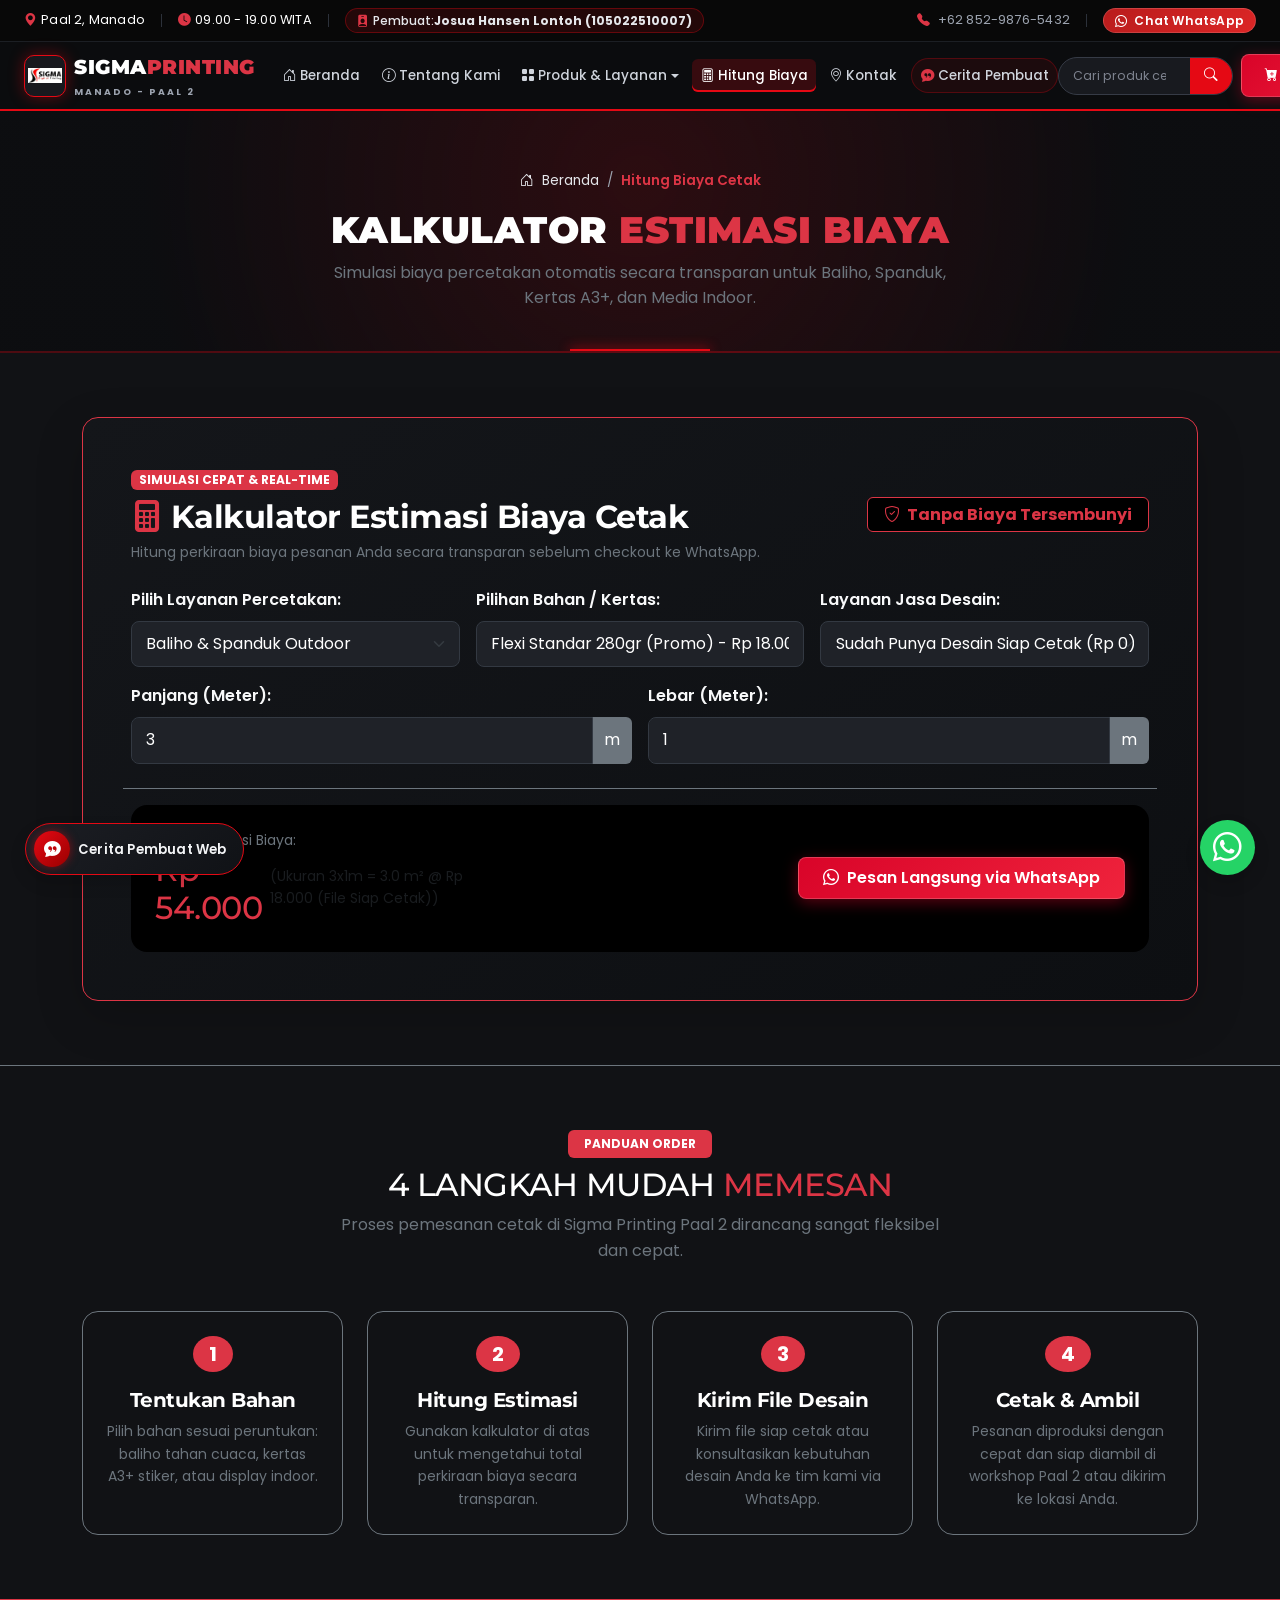
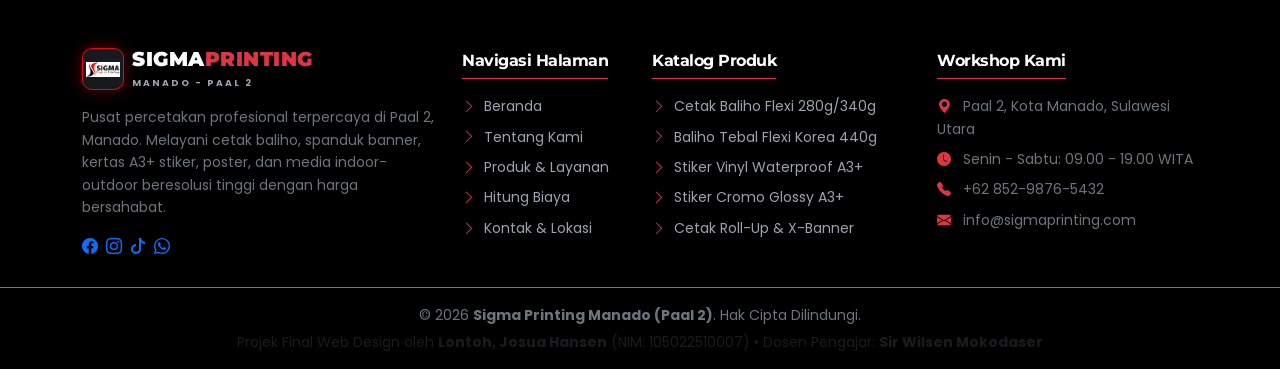
<file: kalkulator.html>
<!DOCTYPE html>
<html lang="id">
<head>
    <meta charset="UTF-8">
    <meta name="viewport" content="width=device-width, initial-scale=1.0">
    <title>Hitung Biaya Cetak - Sigma Printing Manado (Paal 2)</title>
    
    <!-- Meta SEO -->
    <meta name="description" content="Kalkulator estimasi biaya cetak interaktif Sigma Printing Manado. Hitung biaya baliho, stiker A3+, banner outdoor dan indoor secara real-time.">
    <meta name="keywords" content="Kalkulator Cetak Manado, Hitung Biaya Baliho, Harga Cetak A3 Manado, Sigma Printing Paal 2">

    <!-- Google Fonts: Poppins & Montserrat -->
    <link rel="preconnect" href="https://fonts.googleapis.com">
    <link rel="preconnect" href="https://fonts.gstatic.com" crossorigin>
    <link href="https://fonts.googleapis.com/css2?family=Montserrat:wght@400;600;700;800;900&family=Poppins:wght@300;400;500;600;700&display=swap" rel="stylesheet">

    <!-- Bootstrap 5 CSS -->
    <link href="https://cdn.jsdelivr.net/npm/bootstrap@5.3.2/dist/css/bootstrap.min.css" rel="stylesheet">
    
    <!-- Bootstrap Icons & FontAwesome -->
    <link rel="stylesheet" href="https://cdn.jsdelivr.net/npm/bootstrap-icons@1.11.3/font/bootstrap-icons.min.css">
    <link rel="stylesheet" href="https://cdnjs.cloudflare.com/ajax/libs/font-awesome/6.5.1/css/all.min.css">

    <!-- Custom CSS -->
    <link rel="stylesheet" href="style.css">
</head>
<body data-bs-spy="scroll" data-bs-target="#mainNavbar" data-bs-offset="90" tabindex="0">

    <!-- ==========================================
         TOP BAR INFO
         ========================================== -->
    <div class="top-bar py-2 text-white d-none d-md-block">
        <div class="container-fluid px-3 px-xl-4 px-xxl-5 d-flex justify-content-between align-items-center">
            <div class="top-info d-flex align-items-center gap-3">
                <span><i class="bi bi-geo-alt-fill text-danger me-1"></i> Paal 2, Manado</span>
                <span class="top-bar-divider"></span>
                <span><i class="bi bi-clock-fill text-danger me-1"></i> 09.00 - 19.00 WITA</span>
                <span class="top-bar-divider"></span>
                <button type="button" class="creator-badge-btn" onclick="openCreatorStory()" title="Lihat Cerita Pembuat Website">
                    <i class="bi bi-person-badge-fill text-danger me-1"></i> Pembuat: <strong>Josua Hansen Lontoh (105022510007)</strong>
                </button>
            </div>
            <div class="top-contact d-flex align-items-center gap-3">
                <span><i class="bi bi-telephone-fill text-danger me-1"></i> +62 852-9876-5432</span>
                <span class="top-bar-divider"></span>
                <a href="javascript:void(0)" onclick="showFormalityNotice('WhatsApp')" class="top-wa-badge text-decoration-none">
                    <i class="bi bi-whatsapp me-1"></i> Chat WhatsApp
                </a>
            </div>
        </div>
    </div>

    <!-- ==========================================
         NAVBAR UTAMA (MULTI-PAGE LINKED)
         ========================================== -->
    <nav id="mainNavbar" class="navbar navbar-expand-xl navbar-dark sticky-top">
        <div class="container-fluid px-3 px-xl-4 px-xxl-5">
            <a class="navbar-brand d-flex align-items-center gap-2" href="beranda.html">
                <span class="brand-badge">
                    <img src="images/logo.png" alt="Sigma Printing Logo" class="brand-logo-img">
                </span>
                <div class="brand-text">
                    <span class="brand-title">SIGMA<span class="text-danger">PRINTING</span></span>
                    <span class="brand-subtitle d-block">MANADO - PAAL 2</span>
                </div>
            </a>

            <button class="navbar-toggler custom-toggler border-0 shadow-none" type="button" data-bs-toggle="collapse" data-bs-target="#navbarContent" aria-controls="navbarContent" aria-expanded="false" aria-label="Toggle navigation">
                <span class="navbar-toggler-icon"></span>
            </button>

            <div class="collapse navbar-collapse" id="navbarContent">
                <ul class="navbar-nav mx-auto mb-2 mb-xl-0 align-items-xl-center gap-xl-1">
                    <li class="nav-item">
                        <a class="nav-link" href="beranda.html"><i class="bi bi-house-door me-1"></i> Beranda</a>
                    </li>
                    <li class="nav-item">
                        <a class="nav-link" href="tentang.html"><i class="bi bi-info-circle me-1"></i> Tentang Kami</a>
                    </li>

                    <li class="nav-item dropdown">
                        <a class="nav-link dropdown-toggle" href="produk.html" id="produkDropdown" role="button" data-bs-toggle="dropdown" aria-expanded="false">
                            <i class="bi bi-grid-fill me-1"></i> Produk & Layanan
                        </a>
                        <ul class="dropdown-menu dropdown-menu-dark custom-dropdown shadow-lg" aria-labelledby="produkDropdown">
                            <li class="dropdown-header text-uppercase text-danger fw-bold">Katalog Produk Percetakan</li>
                            <li>
                                <a class="dropdown-item" href="produk.html#produk-baliho">
                                    <i class="bi bi-signpost-2 text-danger me-2"></i> Baliho & Spanduk Banner
                                    <span class="badge bg-danger ms-auto">Outdoor</span>
                                </a>
                            </li>
                            <li>
                                <a class="dropdown-item" href="produk.html#produk-kertas-a3">
                                    <i class="bi bi-file-earmark-image text-danger me-2"></i> Kertas A3+ Digital Printing
                                    <span class="badge bg-secondary ms-auto">Stiker</span>
                                </a>
                            </li>
                            <li>
                                <a class="dropdown-item" href="produk.html#produk-outdoor-indoor">
                                    <i class="bi bi-aspect-ratio text-danger me-2"></i> Cetak Outdoor & Indoor
                                    <span class="badge bg-warning text-dark ms-auto">High-Res</span>
                                </a>
                            </li>
                            <li><hr class="dropdown-divider border-secondary my-2"></li>
                            <li>
                                <a class="dropdown-item" href="kalkulator.html">
                                    <i class="bi bi-calculator-fill text-danger me-2"></i> Kalkulator Estimasi Biaya
                                </a>
                            </li>
                            <li>
                                <a class="dropdown-item" href="javascript:void(0)" onclick="openCreatorStory()">
                                    <i class="bi bi-chat-quote-fill text-danger me-2"></i> Cerita Pembuat (Josua)
                                </a>
                            </li>
                        </ul>
                    </li>

                    <li class="nav-item">
                        <a class="nav-link active" href="kalkulator.html"><i class="bi bi-calculator me-1"></i> Hitung Biaya</a>
                    </li>
                    <li class="nav-item">
                        <a class="nav-link" href="kontak.html"><i class="bi bi-geo-alt me-1"></i> Kontak</a>
                    </li>
                    <li class="nav-item">
                        <a class="nav-link creator-nav-link" href="javascript:void(0)" onclick="openCreatorStory()" title="Cerita Latar Belakang Pembuat Website">
                            <i class="bi bi-chat-quote-fill text-danger me-1"></i> Cerita Pembuat
                        </a>
                    </li>
                </ul>

                <div class="nav-actions d-flex flex-column flex-xl-row align-items-stretch align-items-xl-center gap-2 mt-3 mt-xl-0">
                    <div class="nav-search-wrapper position-relative">
                        <form class="d-flex m-0" role="search" onsubmit="event.preventDefault(); triggerSearch();">
                            <div class="input-group search-input-group">
                                <input id="navbarSearchInput" class="form-control search-input" type="search" placeholder="Cari produk cetak..." aria-label="Search">
                                <button class="btn btn-search text-white" type="button" onclick="triggerSearch()" title="Cari Produk">
                                    <i class="bi bi-search"></i>
                                </button>
                            </div>
                        </form>
                        <div id="searchResultsBox" class="search-results-dropdown shadow d-none"></div>
                    </div>

                    <a href="kalkulator.html" class="btn btn-custom-accent nav-cta-btn anim-pulse">
                        <i class="bi bi-cart-plus-fill me-1"></i> Order Sekarang
                    </a>
                </div>
            </div>
        </div>
    </nav>

    <!-- ==========================================
         PAGE HERO BANNER
         ========================================== -->
    <div class="page-hero-banner text-center text-white">
        <div class="container">
            <div class="breadcrumb-custom mb-3 justify-content-center">
                <a href="beranda.html"><i class="bi bi-house-door me-1"></i> Beranda</a>
                <span>/</span>
                <span class="text-danger fw-semibold">Hitung Biaya Cetak</span>
            </div>
            <h1 class="page-title mb-2">KALKULATOR <span class="text-danger">ESTIMASI BIAYA</span></h1>
            <p class="text-secondary mx-auto mb-0" style="max-width: 650px;">
                Simulasi biaya percetakan otomatis secara transparan untuk Baliho, Spanduk, Kertas A3+, dan Media Indoor.
            </p>
        </div>
    </div>

    <!-- ==========================================
         FORM KALKULATOR INTERAKTIF
         ========================================== -->
    <section class="py-5 bg-dark-card reveal-scroll">
        <div class="container py-3">
            <div class="calculator-card p-4 p-md-5 rounded-4 shadow-lg border border-danger">
                <div class="row align-items-center mb-4">
                    <div class="col-md-8">
                        <span class="badge bg-danger text-uppercase mb-2">Simulasi Cepat & Real-Time</span>
                        <h2 class="fw-bold text-white mb-1"><i class="bi bi-calculator-fill text-danger me-2"></i>Kalkulator Estimasi Biaya Cetak</h2>
                        <p class="text-secondary small mb-0">Hitung perkiraan biaya pesanan Anda secara transparan sebelum checkout ke WhatsApp.</p>
                    </div>
                    <div class="col-md-4 text-md-end mt-3 mt-md-0">
                        <span class="badge bg-black text-danger border border-danger p-2 px-3 fs-6">
                            <i class="bi bi-shield-check me-1"></i> Tanpa Biaya Tersembunyi
                        </span>
                    </div>
                </div>

                <form id="printingCalculatorForm" class="row g-3">
                    <!-- Pilih Tipe Produk -->
                    <div class="col-md-4">
                        <label class="form-label text-light fw-semibold">Pilih Layanan Percetakan:</label>
                        <select id="calcServiceType" class="form-select form-select-custom" onchange="updateCalcFields()">
                            <option value="baliho">Baliho & Spanduk Outdoor</option>
                            <option value="a3">Cetak Kertas A3+ Digital</option>
                            <option value="indoor">Cetak Indoor High-Res (Albatros/Luster)</option>
                        </select>
                    </div>

                    <!-- Pilihan Bahan -->
                    <div class="col-md-4">
                        <label class="form-label text-light fw-semibold">Pilihan Bahan / Kertas:</label>
                        <select id="calcMaterial" class="form-select form-select-custom" onchange="calculatePrice()">
                            <!-- Diisi dinamis lewat JS -->
                        </select>
                    </div>

                    <!-- Jasa Desain Grafis -->
                    <div class="col-md-4">
                        <label class="form-label text-light fw-semibold">Layanan Jasa Desain:</label>
                        <select id="calcDesignFee" class="form-select form-select-custom" onchange="calculatePrice()">
                            <option value="0">Sudah Punya Desain Siap Cetak (Rp 0)</option>
                            <option value="20000">Desain Teks & Simpel (+Rp 20.000)</option>
                            <option value="40000">Desain Custom / Promosi Usaha (+Rp 40.000)</option>
                        </select>
                    </div>

                    <!-- Input Ukuran / Lembar (Dynamic) -->
                    <div id="balihoSizeInputs" class="col-12 row g-3 m-0 p-0">
                        <div class="col-sm-6">
                            <label class="form-label text-light fw-semibold">Panjang (Meter):</label>
                            <div class="input-group">
                                <input type="number" id="calcLength" class="form-control form-control-custom" value="3" min="0.5" step="0.1" oninput="calculatePrice()">
                                <span class="input-group-text bg-secondary text-white border-0">m</span>
                            </div>
                        </div>
                        <div class="col-sm-6">
                            <label class="form-label text-light fw-semibold">Lebar (Meter):</label>
                            <div class="input-group">
                                <input type="number" id="calcWidth" class="form-control form-control-custom" value="1" min="0.5" step="0.1" oninput="calculatePrice()">
                                <span class="input-group-text bg-secondary text-white border-0">m</span>
                            </div>
                        </div>
                    </div>

                    <!-- Input Lembaran untuk A3 -->
                    <div id="a3QuantityInput" class="col-md-6 d-none">
                        <label class="form-label text-light fw-semibold">Jumlah Lembar A3+:</label>
                        <div class="input-group">
                            <input type="number" id="calcQtyA3" class="form-control form-control-custom" value="10" min="1" oninput="calculatePrice()">
                            <span class="input-group-text bg-secondary text-white border-0">Lembar</span>
                        </div>
                        <div class="form-check mt-2">
                            <input class="form-check-input bg-dark border-secondary" type="checkbox" id="calcKissCut" onchange="calculatePrice()">
                            <label class="form-check-label text-light small" for="calcKissCut">
                                Tambahkan Cutting Pola / Kiss-Cut (+Rp 5.000/lbr)
                            </label>
                        </div>
                    </div>

                    <!-- HASIL KALKULASI DISPLAY -->
                    <div class="col-12 mt-4 pt-3 border-top border-secondary">
                        <div class="bg-black p-4 rounded-4 d-flex flex-column flex-md-row justify-content-between align-items-center gap-3">
                            <div>
                                <span class="text-secondary small d-block">Total Estimasi Biaya:</span>
                                <div class="d-flex align-items-baseline gap-2">
                                    <h2 id="totalPriceDisplay" class="fw-black text-danger m-0">Rp 54.000</h2>
                                    <small id="calcSummaryDetail" class="text-muted">(Ukuran 3.0 m² @ Rp 18.000 + Desain Rp 0)</small>
                                </div>
                            </div>
                            <div class="d-flex gap-2 w-100 w-md-auto justify-content-md-end">
                                <button type="button" class="btn btn-custom-accent py-2 px-4 anim-pulse" onclick="orderViaWhatsApp()">
                                    <i class="bi bi-whatsapp me-2"></i> Pesan Langsung via WhatsApp
                                </button>
                            </div>
                        </div>
                    </div>
                </form>
            </div>
        </div>
    </section>

    <!-- ==========================================
         PANDUAN ALUR PEMESANAN PRAKTIS
         ========================================== -->
    <section class="py-5 bg-darker-base border-top border-secondary reveal-scroll">
        <div class="container py-3">
            <div class="text-center mb-5">
                <span class="badge bg-danger px-3 py-2 text-uppercase fw-bold mb-2">Panduan Order</span>
                <h2 class="section-title text-white">4 LANGKAH MUDAH <span class="text-danger">MEMESAN</span></h2>
                <p class="text-secondary mx-auto" style="max-width: 600px;">
                    Proses pemesanan cetak di Sigma Printing Paal 2 dirancang sangat fleksibel dan cepat.
                </p>
            </div>

            <div class="row g-4 text-center">
                <div class="col-md-6 col-lg-3">
                    <div class="p-4 bg-dark-card border border-secondary rounded-4 h-100 card-hover-effect">
                        <div class="badge bg-danger fs-5 px-3 py-2 rounded-circle mb-3">1</div>
                        <h5 class="text-white fw-bold mb-2">Tentukan Bahan</h5>
                        <p class="text-secondary small mb-0">Pilih bahan sesuai peruntukan: baliho tahan cuaca, kertas A3+ stiker, atau display indoor.</p>
                    </div>
                </div>

                <div class="col-md-6 col-lg-3">
                    <div class="p-4 bg-dark-card border border-secondary rounded-4 h-100 card-hover-effect">
                        <div class="badge bg-danger fs-5 px-3 py-2 rounded-circle mb-3">2</div>
                        <h5 class="text-white fw-bold mb-2">Hitung Estimasi</h5>
                        <p class="text-secondary small mb-0">Gunakan kalkulator di atas untuk mengetahui total perkiraan biaya secara transparan.</p>
                    </div>
                </div>

                <div class="col-md-6 col-lg-3">
                    <div class="p-4 bg-dark-card border border-secondary rounded-4 h-100 card-hover-effect">
                        <div class="badge bg-danger fs-5 px-3 py-2 rounded-circle mb-3">3</div>
                        <h5 class="text-white fw-bold mb-2">Kirim File Desain</h5>
                        <p class="text-secondary small mb-0">Kirim file siap cetak atau konsultasikan kebutuhan desain Anda ke tim kami via WhatsApp.</p>
                    </div>
                </div>

                <div class="col-md-6 col-lg-3">
                    <div class="p-4 bg-dark-card border border-secondary rounded-4 h-100 card-hover-effect">
                        <div class="badge bg-danger fs-5 px-3 py-2 rounded-circle mb-3">4</div>
                        <h5 class="text-white fw-bold mb-2">Cetak & Ambil</h5>
                        <p class="text-secondary small mb-0">Pesanan diproduksi dengan cepat dan siap diambil di workshop Paal 2 atau dikirim ke lokasi Anda.</p>
                    </div>
                </div>
            </div>
        </div>
    </section>

    <!-- ==========================================
         FOOTER
         ========================================== -->
    <footer class="footer-section bg-black text-white pt-5 pb-3 border-top border-danger">
        <div class="container pb-4">
            <div class="row gy-4">
                <div class="col-lg-4 col-md-6">
                    <div class="d-flex align-items-center gap-2 mb-3">
                        <span class="brand-badge">
                            <img src="images/logo.png" alt="Sigma Printing Logo" class="footer-logo-img">
                        </span>
                        <div>
                            <span class="brand-title">SIGMA<span class="text-danger">PRINTING</span></span>
                            <span class="brand-subtitle d-block">MANADO - PAAL 2</span>
                        </div>
                    </div>
                    <p class="text-secondary small mb-3">
                        Pusat percetakan profesional terpercaya di Paal 2, Manado. Melayani cetak baliho, spanduk banner, kertas A3+ stiker, poster, dan media indoor-outdoor beresolusi tinggi dengan harga bersahabat.
                    </p>
                    <div class="d-flex gap-2">
                        <a href="javascript:void(0)" onclick="showFormalityNotice('Facebook')" class="social-icon-btn" title="Facebook"><i class="bi bi-facebook"></i></a>
                        <a href="javascript:void(0)" onclick="showFormalityNotice('Instagram')" class="social-icon-btn" title="Instagram"><i class="bi bi-instagram"></i></a>
                        <a href="javascript:void(0)" onclick="showFormalityNotice('TikTok')" class="social-icon-btn" title="TikTok"><i class="bi bi-tiktok"></i></a>
                        <a href="javascript:void(0)" onclick="showFormalityNotice('WhatsApp')" class="social-icon-btn" title="WhatsApp"><i class="bi bi-whatsapp"></i></a>
                    </div>
                </div>

                <div class="col-lg-2 col-md-6">
                    <h6 class="text-white fw-bold mb-3 border-bottom border-danger pb-2 d-inline-block">Navigasi Halaman</h6>
                    <ul class="list-unstyled footer-links small">
                        <li><a href="beranda.html"><i class="bi bi-chevron-right text-danger me-1"></i> Beranda</a></li>
                        <li><a href="tentang.html"><i class="bi bi-chevron-right text-danger me-1"></i> Tentang Kami</a></li>
                        <li><a href="produk.html"><i class="bi bi-chevron-right text-danger me-1"></i> Produk & Layanan</a></li>
                        <li><a href="kalkulator.html"><i class="bi bi-chevron-right text-danger me-1"></i> Hitung Biaya</a></li>
                        <li><a href="kontak.html"><i class="bi bi-chevron-right text-danger me-1"></i> Kontak & Lokasi</a></li>
                    </ul>
                </div>

                <div class="col-lg-3 col-md-6">
                    <h6 class="text-white fw-bold mb-3 border-bottom border-danger pb-2 d-inline-block">Katalog Produk</h6>
                    <ul class="list-unstyled footer-links small">
                        <li><a href="produk.html#produk-baliho"><i class="bi bi-chevron-right text-danger me-1"></i> Cetak Baliho Flexi 280g/340g</a></li>
                        <li><a href="produk.html#produk-baliho"><i class="bi bi-chevron-right text-danger me-1"></i> Baliho Tebal Flexi Korea 440g</a></li>
                        <li><a href="produk.html#produk-kertas-a3"><i class="bi bi-chevron-right text-danger me-1"></i> Stiker Vinyl Waterproof A3+</a></li>
                        <li><a href="produk.html#produk-kertas-a3"><i class="bi bi-chevron-right text-danger me-1"></i> Stiker Cromo Glossy A3+</a></li>
                        <li><a href="produk.html#produk-outdoor-indoor"><i class="bi bi-chevron-right text-danger me-1"></i> Cetak Roll-Up & X-Banner</a></li>
                    </ul>
                </div>

                <div class="col-lg-3 col-md-6">
                    <h6 class="text-white fw-bold mb-3 border-bottom border-danger pb-2 d-inline-block">Workshop Kami</h6>
                    <ul class="list-unstyled small text-secondary">
                        <li class="mb-2"><i class="bi bi-geo-alt-fill text-danger me-2"></i> Paal 2, Kota Manado, Sulawesi Utara</li>
                        <li class="mb-2"><i class="bi bi-clock-fill text-danger me-2"></i> Senin - Sabtu: 09.00 - 19.00 WITA</li>
                        <li class="mb-2"><i class="bi bi-telephone-fill text-danger me-2"></i> +62 852-9876-5432</li>
                        <li><i class="bi bi-envelope-fill text-danger me-2"></i> info@sigmaprinting.com</li>
                    </ul>
                </div>
            </div>
        </div>

        <div class="footer-bottom border-top border-secondary pt-3 text-center text-secondary small">
            <div class="container">
                <p class="mb-1">&copy; 2026 <strong>Sigma Printing Manado (Paal 2)</strong>. Hak Cipta Dilindungi.</p>
                <p class="mb-0 text-muted">
                    Projek Final Web Design oleh <strong>Lontoh, Josua Hansen</strong> (NIM: 105022510007) • Dosen Pengajar: <strong>Sir Wilsen Mokodaser</strong>
                </p>
            </div>
        </div>
    </footer>

    <!-- MODAL FORMALITAS -->
    <div class="modal fade" id="formalityNoticeModal" tabindex="-1" aria-labelledby="formalityModalLabel" aria-hidden="true">
        <div class="modal-dialog modal-dialog-centered">
            <div class="modal-content bg-dark text-white border border-danger shadow-lg">
                <div class="modal-header border-secondary pb-2">
                    <div class="d-flex align-items-center gap-2">
                        <i class="bi bi-info-circle-fill text-danger fs-5"></i>
                        <h5 class="modal-title fw-bold" id="formalityModalLabel">Informasi Sistem</h5>
                    </div>
                    <button type="button" class="btn-close btn-close-white" data-bs-dismiss="modal" aria-label="Close"></button>
                </div>
                <div class="modal-body text-center py-4">
                    <div class="notice-icon-circle mx-auto mb-3">
                        <i class="bi bi-shield-exclamation text-danger"></i>
                    </div>
                    <h5 class="fw-bold text-white mb-2" id="formalityNoticeTitle">Fitur Hanya untuk Formalitas</h5>
                    <p class="text-secondary small px-3 mb-0" id="formalityNoticeDesc">
                        Tautan ini dibuat untuk kelengkapan formalitas demonstrasi projek web design.
                    </p>
                </div>
                <div class="modal-footer border-secondary justify-content-center">
                    <button type="button" class="btn btn-custom-primary btn-sm px-4" data-bs-dismiss="modal">
                        <i class="bi bi-check2-circle me-1"></i> Saya Mengerti
                    </button>
                </div>
            </div>
        </div>
    </div>

    <!-- MODAL CERITA PEMBUAT -->
    <div class="modal fade" id="creatorStoryModal" tabindex="-1" aria-labelledby="creatorStoryLabel" aria-hidden="true">
        <div class="modal-dialog modal-dialog-centered modal-lg">
            <div class="modal-content creator-chat-modal text-white">
                <div class="modal-header chat-modal-header border-secondary">
                    <div class="d-flex align-items-center gap-3">
                        <div class="chat-avatar-creator"><i class="bi bi-person-fill"></i></div>
                        <div>
                            <h5 class="modal-title fw-bold mb-0 text-white" id="creatorStoryLabel">
                                Cerita Pembuat Website <span class="badge bg-danger ms-1">Josua Hansen Lontoh</span>
                            </h5>
                            <small class="text-secondary">NIM: 105022510007 • Kelas Web Design • Sir Wilsen Mokodaser</small>
                        </div>
                    </div>
                    <button type="button" class="btn-close btn-close-white" data-bs-dismiss="modal" aria-label="Close"></button>
                </div>

                <div class="modal-body chat-modal-body py-4">
                    <div class="chat-bubble-row">
                        <div class="chat-avatar-mini">JH</div>
                        <div class="chat-bubble shadow-sm">
                            <div class="chat-bubble-author text-danger fw-bold small mb-1">
                                <i class="bi bi-mortarboard-fill me-1"></i> Latar Belakang & Identitas Pembuat
                            </div>
                            <p class="mb-0">
                                Halo semuanya! Perkenalkan, saya <strong>Lontoh, Josua Hansen</strong> dengan NIM <strong>105022510007</strong>. Website ini dirancang dan dibangun sebagai <strong>Projek Final mata kuliah Web Design</strong> yang diampu oleh dosen pengajar <strong>Sir Wilsen Mokodaser</strong>.
                            </p>
                            <span class="chat-timestamp">Tujuan Projek Final</span>
                        </div>
                    </div>

                    <div class="chat-bubble-row">
                        <div class="chat-avatar-mini">JH</div>
                        <div class="chat-bubble shadow-sm">
                            <div class="chat-bubble-author text-danger fw-bold small mb-1">
                                <i class="bi bi-brush-fill me-1"></i> Jejak Langkah dari Siswa SMK DKV
                            </div>
                            <p class="mb-0">
                                Sebelum melanjutkan studi di perguruan tinggi, saya adalah siswa SMK dengan latar belakang kelulusan jurusan <strong>Desain Komunikasi Visual (DKV)</strong>. Di masa sekolah tersebut, saat menjalani program <strong>Praktek Kerja Lapangan (PKL)</strong>, saya mendapatkan kesempatan berharga untuk ditempatkan, mencari ilmu, dan menimba pengalaman nyata langsung di perusahaan percetakan ternama: <strong>Sigma Digital Printing</strong> yang berlokasi di Paal 2, Manado.
                            </p>
                            <span class="chat-timestamp">Pengalaman Nyata</span>
                        </div>
                    </div>

                    <div class="chat-bubble-row">
                        <div class="chat-avatar-mini">JH</div>
                        <div class="chat-bubble shadow-sm">
                            <div class="chat-bubble-author text-danger fw-bold small mb-1">
                                <i class="bi bi-lightbulb-fill me-1"></i> Alasan Memilih Tema Sigma Digital Printing
                            </div>
                            <p class="mb-1">
                                Di Sigma Digital Printing, mata saya benar-benar terbuka lebar melihat bagaimana industri kreatif percetakan bekerja: dari proses cetak baliho raksasa, presisi digital offset lembaran A3+, stiker kemasan produk, hingga berbagai media promosi indoor dan outdoor.
                            </p>
                            <p class="mb-0">
                                Saya membuat website ini karena menurut saya <strong>sangat keren dan bermakna jika saya membuat website dari tempat yang sudah berjasa membantu saya untuk mengenal dan merasakan langsung dunia kerja untuk pertama kalinya!</strong> 🚀
                            </p>
                            <span class="chat-timestamp">Inspirasi & Makna</span>
                        </div>
                    </div>

                    <div class="chat-bubble-row">
                        <div class="chat-avatar-mini">JH</div>
                        <div class="chat-bubble shadow-sm highlight-bubble">
                            <div class="chat-bubble-author text-danger fw-bold small mb-1">
                                <i class="bi bi-award-fill me-1"></i> Dedikasi & Terima Kasih untuk Sir Wilsen
                            </div>
                            <p class="mb-1">
                                Melalui website ini, saya menggabungkan fondasi estetika visual yang saya pelajari dari SMK DKV dengan keterampilan pemrograman web modern (HTML5, Bootstrap 5, styling CSS Merah-Hitam-Putih yang elegan, dan fitur interaktif JavaScript seperti kalkulator cetak dan pencarian produk).
                            </p>
                            <p class="mb-0">
                                Terima kasih yang sebesar-besarnya saya ucapkan kepada <strong>Sir Wilsen Mokodaser</strong> atas segala bimbingan, arahan, dan ilmu yang sangat bermanfaat selama perkuliahan Web Design ini. Semoga karya ini dapat memberikan hasil terbaik dan bermanfaat! 🙏✨
                            </p>
                            <span class="chat-timestamp">Lontoh, Josua Hansen • NIM 105022510007</span>
                        </div>
                    </div>
                </div>

                <div class="modal-footer border-secondary justify-content-between">
                    <button type="button" class="btn btn-secondary btn-sm" data-bs-dismiss="modal">
                        <i class="bi bi-x-lg me-1"></i> Tutup Pesan
                    </button>
                    <a href="produk.html" class="btn btn-custom-accent btn-sm">
                        <i class="bi bi-grid-fill me-1"></i> Lihat Produk Cetak
                    </a>
                </div>
            </div>
        </div>
    </div>

    <!-- Floating Buttons -->
    <button id="floatingStoryBtn" class="floating-story-btn shadow" aria-label="Cerita Pembuat Website" onclick="openCreatorStory()" title="Cerita di Balik Website - Josua Hansen Lontoh">
        <div class="story-avatar-icon"><i class="bi bi-chat-quote-fill"></i></div>
        <span class="story-btn-label d-none d-sm-inline">Cerita Pembuat Web</span>
    </button>

    <a href="javascript:void(0)" onclick="showFormalityNotice('WhatsApp')" class="floating-wa shadow" aria-label="WhatsApp Sigma Printing">
        <i class="bi bi-whatsapp"></i>
        <span class="floating-tooltip">Chat WA Kami</span>
    </a>

    <button id="backToTopBtn" class="floating-top shadow" aria-label="Kembali ke atas" onclick="scrollToTop()">
        <i class="bi bi-chevron-up"></i>
    </button>

    <!-- Bootstrap 5 Bundle JS CDN -->
    <script src="https://cdn.jsdelivr.net/npm/bootstrap@5.3.2/dist/js/bootstrap.bundle.min.js"></script>

    <!-- Custom JS -->
    <script src="script.js"></script>
</body>
</html>
</file>
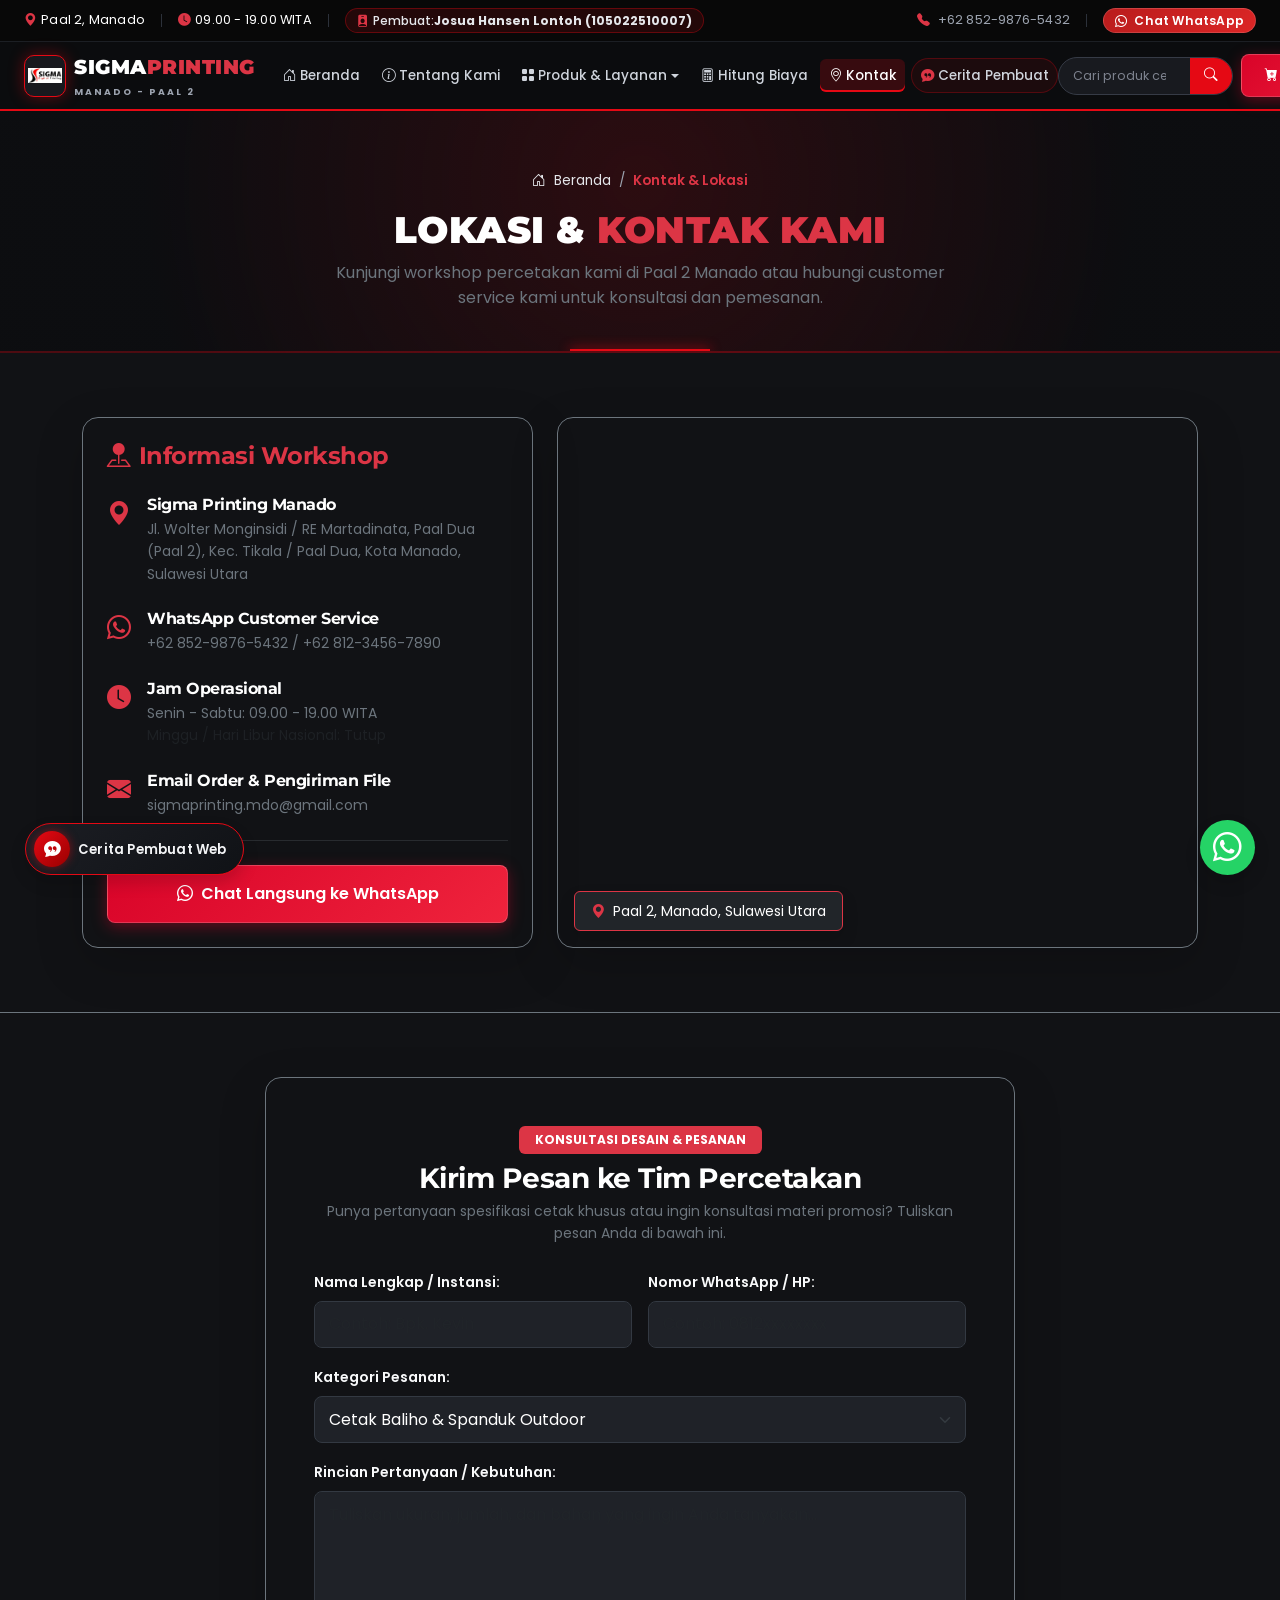
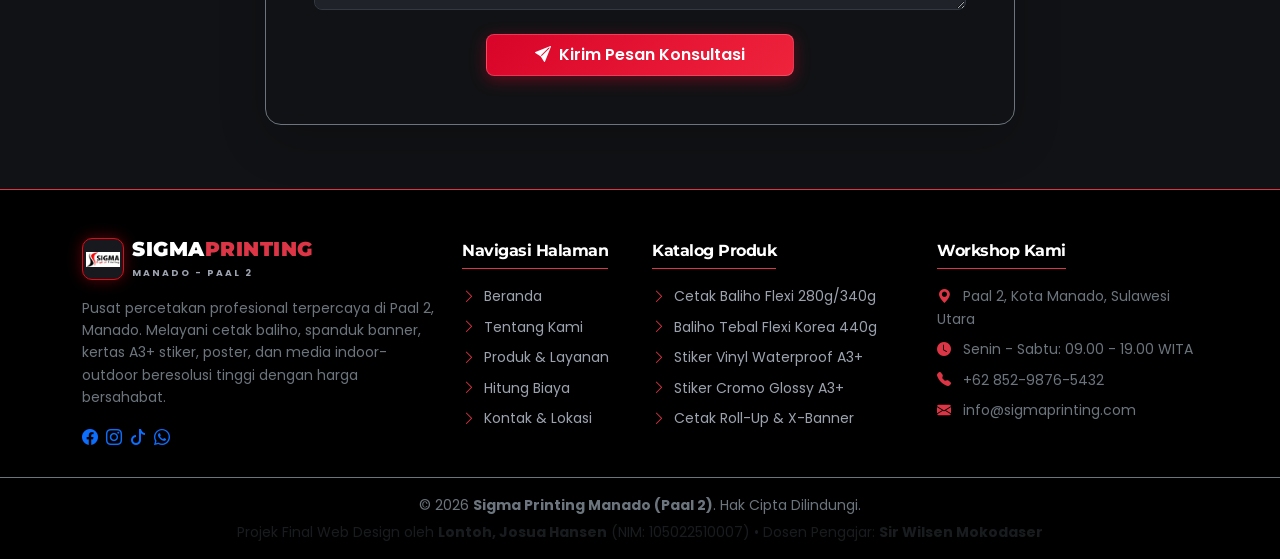
<file: kontak.html>
<!DOCTYPE html>
<html lang="id">
<head>
    <meta charset="UTF-8">
    <meta name="viewport" content="width=device-width, initial-scale=1.0">
    <title>Kontak & Lokasi - Sigma Printing Manado (Paal 2)</title>
    
    <!-- Meta SEO -->
    <meta name="description" content="Hubungi Sigma Printing Manado di Paal 2. Alamat lengkap, nomor WhatsApp, peta Google Maps, dan jam operasional percetakan.">
    <meta name="keywords" content="Alamat Sigma Printing, Percetakan Paal 2 Manado, Kontak Sigma Printing, Lokasi Percetakan Manado">

    <!-- Google Fonts: Poppins & Montserrat -->
    <link rel="preconnect" href="https://fonts.googleapis.com">
    <link rel="preconnect" href="https://fonts.gstatic.com" crossorigin>
    <link href="https://fonts.googleapis.com/css2?family=Montserrat:wght@400;600;700;800;900&family=Poppins:wght@300;400;500;600;700&display=swap" rel="stylesheet">

    <!-- Bootstrap 5 CSS -->
    <link href="https://cdn.jsdelivr.net/npm/bootstrap@5.3.2/dist/css/bootstrap.min.css" rel="stylesheet">
    
    <!-- Bootstrap Icons & FontAwesome -->
    <link rel="stylesheet" href="https://cdn.jsdelivr.net/npm/bootstrap-icons@1.11.3/font/bootstrap-icons.min.css">
    <link rel="stylesheet" href="https://cdnjs.cloudflare.com/ajax/libs/font-awesome/6.5.1/css/all.min.css">

    <!-- Custom CSS -->
    <link rel="stylesheet" href="style.css">
</head>
<body data-bs-spy="scroll" data-bs-target="#mainNavbar" data-bs-offset="90" tabindex="0">

    <!-- ==========================================
         TOP BAR INFO
         ========================================== -->
    <div class="top-bar py-2 text-white d-none d-md-block">
        <div class="container-fluid px-3 px-xl-4 px-xxl-5 d-flex justify-content-between align-items-center">
            <div class="top-info d-flex align-items-center gap-3">
                <span><i class="bi bi-geo-alt-fill text-danger me-1"></i> Paal 2, Manado</span>
                <span class="top-bar-divider"></span>
                <span><i class="bi bi-clock-fill text-danger me-1"></i> 09.00 - 19.00 WITA</span>
                <span class="top-bar-divider"></span>
                <button type="button" class="creator-badge-btn" onclick="openCreatorStory()" title="Lihat Cerita Pembuat Website">
                    <i class="bi bi-person-badge-fill text-danger me-1"></i> Pembuat: <strong>Josua Hansen Lontoh (105022510007)</strong>
                </button>
            </div>
            <div class="top-contact d-flex align-items-center gap-3">
                <span><i class="bi bi-telephone-fill text-danger me-1"></i> +62 852-9876-5432</span>
                <span class="top-bar-divider"></span>
                <a href="javascript:void(0)" onclick="showFormalityNotice('WhatsApp')" class="top-wa-badge text-decoration-none">
                    <i class="bi bi-whatsapp me-1"></i> Chat WhatsApp
                </a>
            </div>
        </div>
    </div>

    <!-- ==========================================
         NAVBAR UTAMA (MULTI-PAGE LINKED)
         ========================================== -->
    <nav id="mainNavbar" class="navbar navbar-expand-xl navbar-dark sticky-top">
        <div class="container-fluid px-3 px-xl-4 px-xxl-5">
            <a class="navbar-brand d-flex align-items-center gap-2" href="beranda.html">
                <span class="brand-badge">
                    <img src="images/logo.png" alt="Sigma Printing Logo" class="brand-logo-img">
                </span>
                <div class="brand-text">
                    <span class="brand-title">SIGMA<span class="text-danger">PRINTING</span></span>
                    <span class="brand-subtitle d-block">MANADO - PAAL 2</span>
                </div>
            </a>

            <button class="navbar-toggler custom-toggler border-0 shadow-none" type="button" data-bs-toggle="collapse" data-bs-target="#navbarContent" aria-controls="navbarContent" aria-expanded="false" aria-label="Toggle navigation">
                <span class="navbar-toggler-icon"></span>
            </button>

            <div class="collapse navbar-collapse" id="navbarContent">
                <ul class="navbar-nav mx-auto mb-2 mb-xl-0 align-items-xl-center gap-xl-1">
                    <li class="nav-item">
                        <a class="nav-link" href="beranda.html"><i class="bi bi-house-door me-1"></i> Beranda</a>
                    </li>
                    <li class="nav-item">
                        <a class="nav-link" href="tentang.html"><i class="bi bi-info-circle me-1"></i> Tentang Kami</a>
                    </li>

                    <li class="nav-item dropdown">
                        <a class="nav-link dropdown-toggle" href="produk.html" id="produkDropdown" role="button" data-bs-toggle="dropdown" aria-expanded="false">
                            <i class="bi bi-grid-fill me-1"></i> Produk & Layanan
                        </a>
                        <ul class="dropdown-menu dropdown-menu-dark custom-dropdown shadow-lg" aria-labelledby="produkDropdown">
                            <li class="dropdown-header text-uppercase text-danger fw-bold">Katalog Produk Percetakan</li>
                            <li>
                                <a class="dropdown-item" href="produk.html#produk-baliho">
                                    <i class="bi bi-signpost-2 text-danger me-2"></i> Baliho & Spanduk Banner
                                    <span class="badge bg-danger ms-auto">Outdoor</span>
                                </a>
                            </li>
                            <li>
                                <a class="dropdown-item" href="produk.html#produk-kertas-a3">
                                    <i class="bi bi-file-earmark-image text-danger me-2"></i> Kertas A3+ Digital Printing
                                    <span class="badge bg-secondary ms-auto">Stiker</span>
                                </a>
                            </li>
                            <li>
                                <a class="dropdown-item" href="produk.html#produk-outdoor-indoor">
                                    <i class="bi bi-aspect-ratio text-danger me-2"></i> Cetak Outdoor & Indoor
                                    <span class="badge bg-warning text-dark ms-auto">High-Res</span>
                                </a>
                            </li>
                            <li><hr class="dropdown-divider border-secondary my-2"></li>
                            <li>
                                <a class="dropdown-item" href="kalkulator.html">
                                    <i class="bi bi-calculator-fill text-danger me-2"></i> Kalkulator Estimasi Biaya
                                </a>
                            </li>
                            <li>
                                <a class="dropdown-item" href="javascript:void(0)" onclick="openCreatorStory()">
                                    <i class="bi bi-chat-quote-fill text-danger me-2"></i> Cerita Pembuat (Josua)
                                </a>
                            </li>
                        </ul>
                    </li>

                    <li class="nav-item">
                        <a class="nav-link" href="kalkulator.html"><i class="bi bi-calculator me-1"></i> Hitung Biaya</a>
                    </li>
                    <li class="nav-item">
                        <a class="nav-link active" href="kontak.html"><i class="bi bi-geo-alt me-1"></i> Kontak</a>
                    </li>
                    <li class="nav-item">
                        <a class="nav-link creator-nav-link" href="javascript:void(0)" onclick="openCreatorStory()" title="Cerita Latar Belakang Pembuat Website">
                            <i class="bi bi-chat-quote-fill text-danger me-1"></i> Cerita Pembuat
                        </a>
                    </li>
                </ul>

                <div class="nav-actions d-flex flex-column flex-xl-row align-items-stretch align-items-xl-center gap-2 mt-3 mt-xl-0">
                    <div class="nav-search-wrapper position-relative">
                        <form class="d-flex m-0" role="search" onsubmit="event.preventDefault(); triggerSearch();">
                            <div class="input-group search-input-group">
                                <input id="navbarSearchInput" class="form-control search-input" type="search" placeholder="Cari produk cetak..." aria-label="Search">
                                <button class="btn btn-search text-white" type="button" onclick="triggerSearch()" title="Cari Produk">
                                    <i class="bi bi-search"></i>
                                </button>
                            </div>
                        </form>
                        <div id="searchResultsBox" class="search-results-dropdown shadow d-none"></div>
                    </div>

                    <a href="kalkulator.html" class="btn btn-custom-accent nav-cta-btn anim-pulse">
                        <i class="bi bi-cart-plus-fill me-1"></i> Order Sekarang
                    </a>
                </div>
            </div>
        </div>
    </nav>

    <!-- ==========================================
         PAGE HERO BANNER
         ========================================== -->
    <div class="page-hero-banner text-center text-white">
        <div class="container">
            <div class="breadcrumb-custom mb-3 justify-content-center">
                <a href="beranda.html"><i class="bi bi-house-door me-1"></i> Beranda</a>
                <span>/</span>
                <span class="text-danger fw-semibold">Kontak & Lokasi</span>
            </div>
            <h1 class="page-title mb-2">LOKASI & <span class="text-danger">KONTAK KAMI</span></h1>
            <p class="text-secondary mx-auto mb-0" style="max-width: 650px;">
                Kunjungi workshop percetakan kami di Paal 2 Manado atau hubungi customer service kami untuk konsultasi dan pemesanan.
            </p>
        </div>
    </div>

    <!-- ==========================================
         SEKSI KONTAK & PETA LOKASI PAAL 2
         ========================================== -->
    <section class="py-5 bg-dark-card reveal-scroll">
        <div class="container py-3">
            <div class="row g-4">
                <!-- Info Kontak & Alamat -->
                <div class="col-lg-5 text-white">
                    <div class="contact-card p-4 rounded-4 h-100 border border-secondary bg-darker-base shadow-lg">
                        <h4 class="fw-bold text-danger mb-4"><i class="bi bi-pin-map-fill me-2"></i>Informasi Workshop</h4>
                        
                        <div class="d-flex gap-3 mb-4">
                            <div class="contact-icon-box text-danger fs-4"><i class="bi bi-geo-alt-fill"></i></div>
                            <div>
                                <h6 class="fw-bold mb-1">Sigma Printing Manado</h6>
                                <p class="text-secondary small mb-0">
                                    Jl. Wolter Monginsidi / RE Martadinata, Paal Dua (Paal 2), Kec. Tikala / Paal Dua, Kota Manado, Sulawesi Utara
                                </p>
                            </div>
                        </div>

                        <div class="d-flex gap-3 mb-4">
                            <div class="contact-icon-box text-danger fs-4"><i class="bi bi-whatsapp"></i></div>
                            <div>
                                <h6 class="fw-bold mb-1">WhatsApp Customer Service</h6>
                                <p class="text-secondary small mb-0">
                                    +62 852-9876-5432 / +62 812-3456-7890
                                </p>
                            </div>
                        </div>

                        <div class="d-flex gap-3 mb-4">
                            <div class="contact-icon-box text-danger fs-4"><i class="bi bi-clock-fill"></i></div>
                            <div>
                                <h6 class="fw-bold mb-1">Jam Operasional</h6>
                                <p class="text-secondary small mb-0">
                                    Senin - Sabtu: 09.00 - 19.00 WITA<br>
                                    <span class="text-muted">Minggu / Hari Libur Nasional: Tutup</span>
                                </p>
                            </div>
                        </div>

                        <div class="d-flex gap-3 mb-4">
                            <div class="contact-icon-box text-danger fs-4"><i class="bi bi-envelope-fill"></i></div>
                            <div>
                                <h6 class="fw-bold mb-1">Email Order & Pengiriman File</h6>
                                <p class="text-secondary small mb-0">
                                    sigmaprinting.mdo@gmail.com
                                </p>
                            </div>
                        </div>

                        <hr class="border-secondary my-4">

                        <a href="javascript:void(0)" onclick="showFormalityNotice('WhatsApp')" class="btn btn-custom-accent w-100 py-3 anim-pulse">
                            <i class="bi bi-whatsapp me-2"></i> Chat Langsung ke WhatsApp
                        </a>
                    </div>
                </div>

                <!-- Peta Google Maps Paal 2 Manado -->
                <div class="col-lg-7">
                    <div class="map-card rounded-4 overflow-hidden h-100 border border-secondary shadow-lg position-relative" style="min-height: 420px;">
                        <iframe 
                            src="https://www.google.com/maps/embed?pb=!1m18!1m12!1m3!1d15953.535899818815!2d124.84758712869578!3d1.481512404094776!2m3!1f0!2f0!3f0!3m2!1i1024!2i768!4f13.1!3m3!1m2!1s0x3287747e92383c27%3A0xe54cbfb45dc7ba0e!2sPaal%20Dua%2C%20Kec.%20Paal%20Dua%2C%20Kota%20Manado%2C%20Sulawesi%20Utara!5e0!3m2!1sid!2sid!4v1700000000000!5m2!1sid!2sid" 
                            width="100%" 
                            height="100%" 
                            style="border:0; min-height: 420px;" 
                            allowfullscreen="" 
                            loading="lazy" 
                            referrerpolicy="no-referrer-when-downgrade"
                            title="Lokasi Sigma Printing Paal 2 Manado">
                        </iframe>
                        <div class="map-overlay-badge position-absolute bottom-0 start-0 m-3 p-2 px-3 bg-dark text-white rounded border border-danger small shadow">
                            <i class="bi bi-geo-alt-fill text-danger me-1"></i> Paal 2, Manado, Sulawesi Utara
                        </div>
                    </div>
                </div>
            </div>
        </div>
    </section>

    <!-- ==========================================
         FORMULIR KONSULTASI / KIRIM PESAN ONLINE
         ========================================== -->
    <section class="py-5 bg-darker-base border-top border-secondary reveal-scroll">
        <div class="container py-3">
            <div class="max-w-700 mx-auto bg-dark-card p-4 p-md-5 rounded-4 border border-secondary shadow-lg" style="max-width: 750px;">
                <div class="text-center mb-4">
                    <span class="badge bg-danger px-3 py-2 text-uppercase fw-bold mb-2">Konsultasi Desain & Pesanan</span>
                    <h3 class="text-white fw-bold mb-1">Kirim Pesan ke Tim Percetakan</h3>
                    <p class="text-secondary small mb-0">Punya pertanyaan spesifikasi cetak khusus atau ingin konsultasi materi promosi? Tuliskan pesan Anda di bawah ini.</p>
                </div>

                <form onsubmit="event.preventDefault(); showFormalityNotice('Form Kontak Online', 'Pesan formulir kontak online ini berhasil disimulasikan untuk kelengkapan demonstrasi projek web design.');">
                    <div class="row g-3">
                        <div class="col-md-6">
                            <label class="form-label text-light small fw-semibold">Nama Lengkap / Instansi:</label>
                            <input type="text" class="form-control form-control-custom" placeholder="Contoh: Bpk. Kevin" required>
                        </div>
                        <div class="col-md-6">
                            <label class="form-label text-light small fw-semibold">Nomor WhatsApp / HP:</label>
                            <input type="tel" class="form-control form-control-custom" placeholder="Contoh: 0812xxxxxxxx" required>
                        </div>
                        <div class="col-12">
                            <label class="form-label text-light small fw-semibold">Kategori Pesanan:</label>
                            <select class="form-select form-select-custom">
                                <option>Cetak Baliho & Spanduk Outdoor</option>
                                <option>Cetak Kertas A3+ & Label Kemasan Stiker</option>
                                <option>Cetak Media Indoor (Roll Up / X-Banner / Kanvas)</option>
                                <option>Konsultasi Jasa Desain Grafis</option>
                                <option>Kerjasama Instansi / Perusahaan</option>
                            </select>
                        </div>
                        <div class="col-12">
                            <label class="form-label text-light small fw-semibold">Rincian Pertanyaan / Kebutuhan:</label>
                            <textarea class="form-control form-control-custom" rows="4" placeholder="Tuliskan ukuran, jumlah, dan bahan yang ingin Anda tanyakan..." required></textarea>
                        </div>
                        <div class="col-12 text-center mt-4">
                            <button type="submit" class="btn btn-custom-accent py-2 px-5 anim-pulse">
                                <i class="bi bi-send-fill me-2"></i> Kirim Pesan Konsultasi
                            </button>
                        </div>
                    </div>
                </form>
            </div>
        </div>
    </section>

    <!-- ==========================================
         FOOTER
         ========================================== -->
    <footer class="footer-section bg-black text-white pt-5 pb-3 border-top border-danger">
        <div class="container pb-4">
            <div class="row gy-4">
                <div class="col-lg-4 col-md-6">
                    <div class="d-flex align-items-center gap-2 mb-3">
                        <span class="brand-badge">
                            <img src="images/logo.png" alt="Sigma Printing Logo" class="footer-logo-img">
                        </span>
                        <div>
                            <span class="brand-title">SIGMA<span class="text-danger">PRINTING</span></span>
                            <span class="brand-subtitle d-block">MANADO - PAAL 2</span>
                        </div>
                    </div>
                    <p class="text-secondary small mb-3">
                        Pusat percetakan profesional terpercaya di Paal 2, Manado. Melayani cetak baliho, spanduk banner, kertas A3+ stiker, poster, dan media indoor-outdoor beresolusi tinggi dengan harga bersahabat.
                    </p>
                    <div class="d-flex gap-2">
                        <a href="javascript:void(0)" onclick="showFormalityNotice('Facebook')" class="social-icon-btn" title="Facebook"><i class="bi bi-facebook"></i></a>
                        <a href="javascript:void(0)" onclick="showFormalityNotice('Instagram')" class="social-icon-btn" title="Instagram"><i class="bi bi-instagram"></i></a>
                        <a href="javascript:void(0)" onclick="showFormalityNotice('TikTok')" class="social-icon-btn" title="TikTok"><i class="bi bi-tiktok"></i></a>
                        <a href="javascript:void(0)" onclick="showFormalityNotice('WhatsApp')" class="social-icon-btn" title="WhatsApp"><i class="bi bi-whatsapp"></i></a>
                    </div>
                </div>

                <div class="col-lg-2 col-md-6">
                    <h6 class="text-white fw-bold mb-3 border-bottom border-danger pb-2 d-inline-block">Navigasi Halaman</h6>
                    <ul class="list-unstyled footer-links small">
                        <li><a href="beranda.html"><i class="bi bi-chevron-right text-danger me-1"></i> Beranda</a></li>
                        <li><a href="tentang.html"><i class="bi bi-chevron-right text-danger me-1"></i> Tentang Kami</a></li>
                        <li><a href="produk.html"><i class="bi bi-chevron-right text-danger me-1"></i> Produk & Layanan</a></li>
                        <li><a href="kalkulator.html"><i class="bi bi-chevron-right text-danger me-1"></i> Hitung Biaya</a></li>
                        <li><a href="kontak.html"><i class="bi bi-chevron-right text-danger me-1"></i> Kontak & Lokasi</a></li>
                    </ul>
                </div>

                <div class="col-lg-3 col-md-6">
                    <h6 class="text-white fw-bold mb-3 border-bottom border-danger pb-2 d-inline-block">Katalog Produk</h6>
                    <ul class="list-unstyled footer-links small">
                        <li><a href="produk.html#produk-baliho"><i class="bi bi-chevron-right text-danger me-1"></i> Cetak Baliho Flexi 280g/340g</a></li>
                        <li><a href="produk.html#produk-baliho"><i class="bi bi-chevron-right text-danger me-1"></i> Baliho Tebal Flexi Korea 440g</a></li>
                        <li><a href="produk.html#produk-kertas-a3"><i class="bi bi-chevron-right text-danger me-1"></i> Stiker Vinyl Waterproof A3+</a></li>
                        <li><a href="produk.html#produk-kertas-a3"><i class="bi bi-chevron-right text-danger me-1"></i> Stiker Cromo Glossy A3+</a></li>
                        <li><a href="produk.html#produk-outdoor-indoor"><i class="bi bi-chevron-right text-danger me-1"></i> Cetak Roll-Up & X-Banner</a></li>
                    </ul>
                </div>

                <div class="col-lg-3 col-md-6">
                    <h6 class="text-white fw-bold mb-3 border-bottom border-danger pb-2 d-inline-block">Workshop Kami</h6>
                    <ul class="list-unstyled small text-secondary">
                        <li class="mb-2"><i class="bi bi-geo-alt-fill text-danger me-2"></i> Paal 2, Kota Manado, Sulawesi Utara</li>
                        <li class="mb-2"><i class="bi bi-clock-fill text-danger me-2"></i> Senin - Sabtu: 09.00 - 19.00 WITA</li>
                        <li class="mb-2"><i class="bi bi-telephone-fill text-danger me-2"></i> +62 852-9876-5432</li>
                        <li><i class="bi bi-envelope-fill text-danger me-2"></i> info@sigmaprinting.com</li>
                    </ul>
                </div>
            </div>
        </div>

        <div class="footer-bottom border-top border-secondary pt-3 text-center text-secondary small">
            <div class="container">
                <p class="mb-1">&copy; 2026 <strong>Sigma Printing Manado (Paal 2)</strong>. Hak Cipta Dilindungi.</p>
                <p class="mb-0 text-muted">
                    Projek Final Web Design oleh <strong>Lontoh, Josua Hansen</strong> (NIM: 105022510007) • Dosen Pengajar: <strong>Sir Wilsen Mokodaser</strong>
                </p>
            </div>
        </div>
    </footer>

    <!-- MODAL FORMALITAS -->
    <div class="modal fade" id="formalityNoticeModal" tabindex="-1" aria-labelledby="formalityModalLabel" aria-hidden="true">
        <div class="modal-dialog modal-dialog-centered">
            <div class="modal-content bg-dark text-white border border-danger shadow-lg">
                <div class="modal-header border-secondary pb-2">
                    <div class="d-flex align-items-center gap-2">
                        <i class="bi bi-info-circle-fill text-danger fs-5"></i>
                        <h5 class="modal-title fw-bold" id="formalityModalLabel">Informasi Sistem</h5>
                    </div>
                    <button type="button" class="btn-close btn-close-white" data-bs-dismiss="modal" aria-label="Close"></button>
                </div>
                <div class="modal-body text-center py-4">
                    <div class="notice-icon-circle mx-auto mb-3">
                        <i class="bi bi-shield-exclamation text-danger"></i>
                    </div>
                    <h5 class="fw-bold text-white mb-2" id="formalityNoticeTitle">Fitur Hanya untuk Formalitas</h5>
                    <p class="text-secondary small px-3 mb-0" id="formalityNoticeDesc">
                        Tautan ini dibuat untuk kelengkapan formalitas demonstrasi projek web design.
                    </p>
                </div>
                <div class="modal-footer border-secondary justify-content-center">
                    <button type="button" class="btn btn-custom-primary btn-sm px-4" data-bs-dismiss="modal">
                        <i class="bi bi-check2-circle me-1"></i> Saya Mengerti
                    </button>
                </div>
            </div>
        </div>
    </div>

    <!-- MODAL CERITA PEMBUAT -->
    <div class="modal fade" id="creatorStoryModal" tabindex="-1" aria-labelledby="creatorStoryLabel" aria-hidden="true">
        <div class="modal-dialog modal-dialog-centered modal-lg">
            <div class="modal-content creator-chat-modal text-white">
                <div class="modal-header chat-modal-header border-secondary">
                    <div class="d-flex align-items-center gap-3">
                        <div class="chat-avatar-creator"><i class="bi bi-person-fill"></i></div>
                        <div>
                            <h5 class="modal-title fw-bold mb-0 text-white" id="creatorStoryLabel">
                                Cerita Pembuat Website <span class="badge bg-danger ms-1">Josua Hansen Lontoh</span>
                            </h5>
                            <small class="text-secondary">NIM: 105022510007 • Kelas Web Design • Sir Wilsen Mokodaser</small>
                        </div>
                    </div>
                    <button type="button" class="btn-close btn-close-white" data-bs-dismiss="modal" aria-label="Close"></button>
                </div>

                <div class="modal-body chat-modal-body py-4">
                    <div class="chat-bubble-row">
                        <div class="chat-avatar-mini">JH</div>
                        <div class="chat-bubble shadow-sm">
                            <div class="chat-bubble-author text-danger fw-bold small mb-1">
                                <i class="bi bi-mortarboard-fill me-1"></i> Latar Belakang & Identitas Pembuat
                            </div>
                            <p class="mb-0">
                                Halo semuanya! Perkenalkan, saya <strong>Lontoh, Josua Hansen</strong> dengan NIM <strong>105022510007</strong>. Website ini dirancang dan dibangun sebagai <strong>Projek Final mata kuliah Web Design</strong> yang diampu oleh dosen pengajar <strong>Sir Wilsen Mokodaser</strong>.
                            </p>
                            <span class="chat-timestamp">Tujuan Projek Final</span>
                        </div>
                    </div>

                    <div class="chat-bubble-row">
                        <div class="chat-avatar-mini">JH</div>
                        <div class="chat-bubble shadow-sm">
                            <div class="chat-bubble-author text-danger fw-bold small mb-1">
                                <i class="bi bi-brush-fill me-1"></i> Jejak Langkah dari Siswa SMK DKV
                            </div>
                            <p class="mb-0">
                                Sebelum melanjutkan studi di perguruan tinggi, saya adalah siswa SMK dengan latar belakang kelulusan jurusan <strong>Desain Komunikasi Visual (DKV)</strong>. Di masa sekolah tersebut, saat menjalani program <strong>Praktek Kerja Lapangan (PKL)</strong>, saya mendapatkan kesempatan berharga untuk ditempatkan, mencari ilmu, dan menimba pengalaman nyata langsung di perusahaan percetakan ternama: <strong>Sigma Digital Printing</strong> yang berlokasi di Paal 2, Manado.
                            </p>
                            <span class="chat-timestamp">Pengalaman Nyata</span>
                        </div>
                    </div>

                    <div class="chat-bubble-row">
                        <div class="chat-avatar-mini">JH</div>
                        <div class="chat-bubble shadow-sm">
                            <div class="chat-bubble-author text-danger fw-bold small mb-1">
                                <i class="bi bi-lightbulb-fill me-1"></i> Alasan Memilih Tema Sigma Digital Printing
                            </div>
                            <p class="mb-1">
                                Di Sigma Digital Printing, mata saya benar-benar terbuka lebar melihat bagaimana industri kreatif percetakan bekerja: dari proses cetak baliho raksasa, presisi digital offset lembaran A3+, stiker kemasan produk, hingga berbagai media promosi indoor dan outdoor.
                            </p>
                            <p class="mb-0">
                                Saya membuat website ini karena menurut saya <strong>sangat keren dan bermakna jika saya membuat website dari tempat yang sudah berjasa membantu saya untuk mengenal dan merasakan langsung dunia kerja untuk pertama kalinya!</strong> 🚀
                            </p>
                            <span class="chat-timestamp">Inspirasi & Makna</span>
                        </div>
                    </div>

                    <div class="chat-bubble-row">
                        <div class="chat-avatar-mini">JH</div>
                        <div class="chat-bubble shadow-sm highlight-bubble">
                            <div class="chat-bubble-author text-danger fw-bold small mb-1">
                                <i class="bi bi-award-fill me-1"></i> Dedikasi & Terima Kasih untuk Sir Wilsen
                            </div>
                            <p class="mb-1">
                                Melalui website ini, saya menggabungkan fondasi estetika visual yang saya pelajari dari SMK DKV dengan keterampilan pemrograman web modern (HTML5, Bootstrap 5, styling CSS Merah-Hitam-Putih yang elegan, dan fitur interaktif JavaScript seperti kalkulator cetak dan pencarian produk).
                            </p>
                            <p class="mb-0">
                                Terima kasih yang sebesar-besarnya saya ucapkan kepada <strong>Sir Wilsen Mokodaser</strong> atas segala bimbingan, arahan, dan ilmu yang sangat bermanfaat selama perkuliahan Web Design ini. Semoga karya ini dapat memberikan hasil terbaik dan bermanfaat! 🙏✨
                            </p>
                            <span class="chat-timestamp">Lontoh, Josua Hansen • NIM 105022510007</span>
                        </div>
                    </div>
                </div>

                <div class="modal-footer border-secondary justify-content-between">
                    <button type="button" class="btn btn-secondary btn-sm" data-bs-dismiss="modal">
                        <i class="bi bi-x-lg me-1"></i> Tutup Pesan
                    </button>
                    <a href="produk.html" class="btn btn-custom-accent btn-sm">
                        <i class="bi bi-grid-fill me-1"></i> Lihat Produk Kami
                    </a>
                </div>
            </div>
        </div>
    </div>

    <!-- Floating Buttons -->
    <button id="floatingStoryBtn" class="floating-story-btn shadow" aria-label="Cerita Pembuat Website" onclick="openCreatorStory()" title="Cerita di Balik Website - Josua Hansen Lontoh">
        <div class="story-avatar-icon"><i class="bi bi-chat-quote-fill"></i></div>
        <span class="story-btn-label d-none d-sm-inline">Cerita Pembuat Web</span>
    </button>

    <a href="javascript:void(0)" onclick="showFormalityNotice('WhatsApp')" class="floating-wa shadow" aria-label="WhatsApp Sigma Printing">
        <i class="bi bi-whatsapp"></i>
        <span class="floating-tooltip">Chat WA Kami</span>
    </a>

    <button id="backToTopBtn" class="floating-top shadow" aria-label="Kembali ke atas" onclick="scrollToTop()">
        <i class="bi bi-chevron-up"></i>
    </button>

    <!-- Bootstrap 5 Bundle JS CDN -->
    <script src="https://cdn.jsdelivr.net/npm/bootstrap@5.3.2/dist/js/bootstrap.bundle.min.js"></script>

    <!-- Custom JS -->
    <script src="script.js"></script>
</body>
</html>
</file>
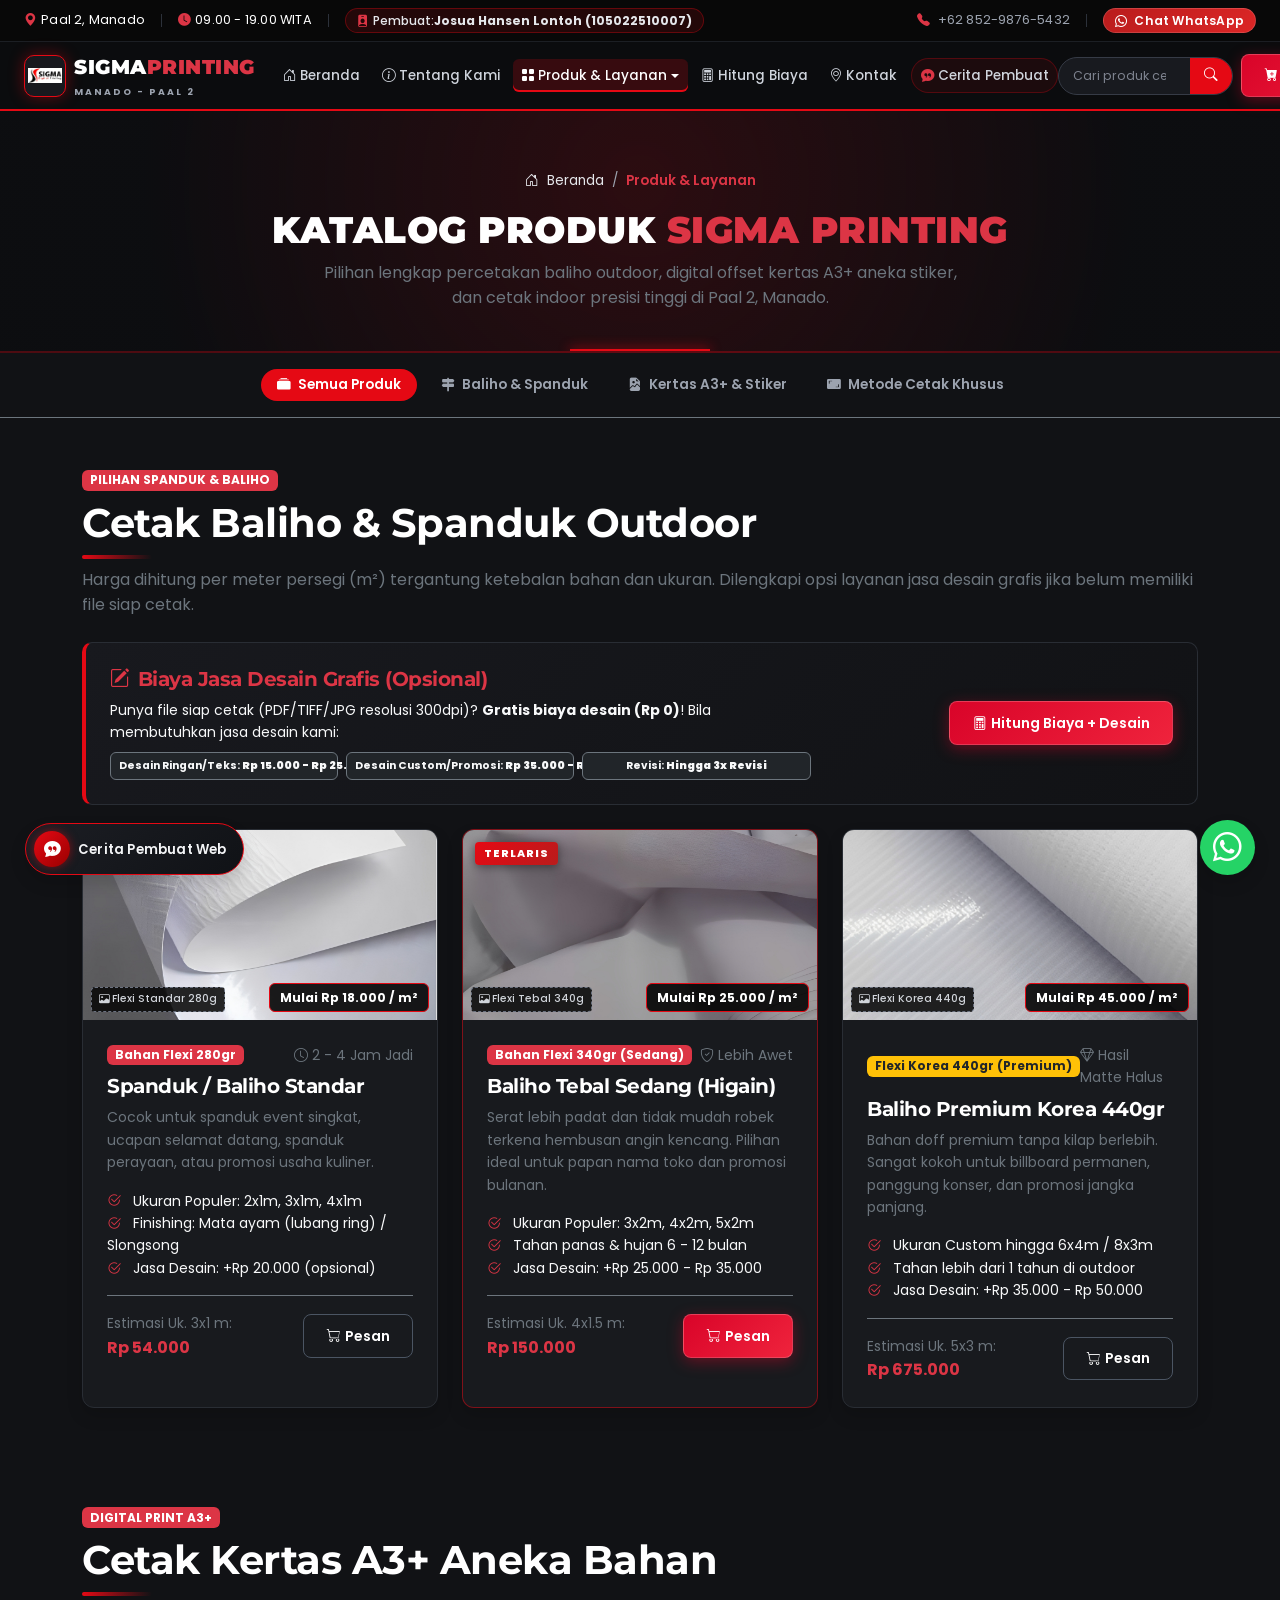
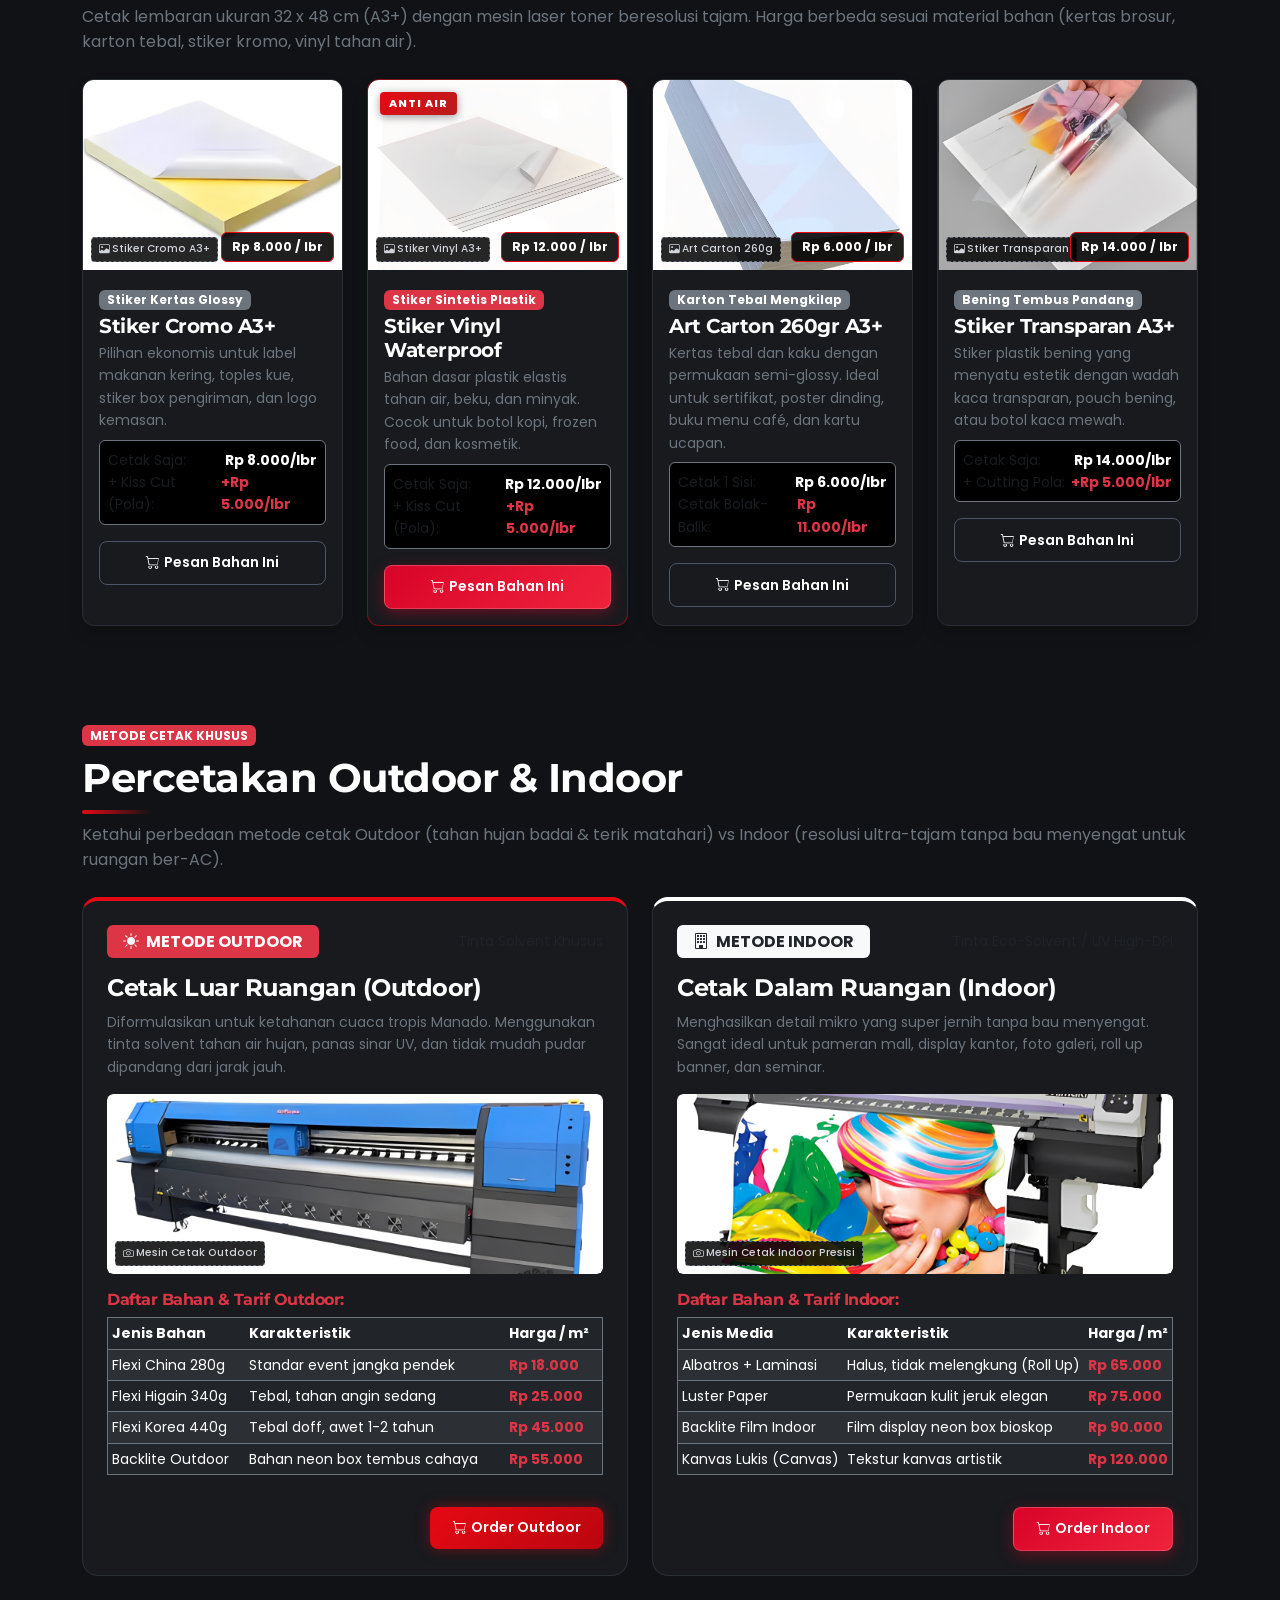
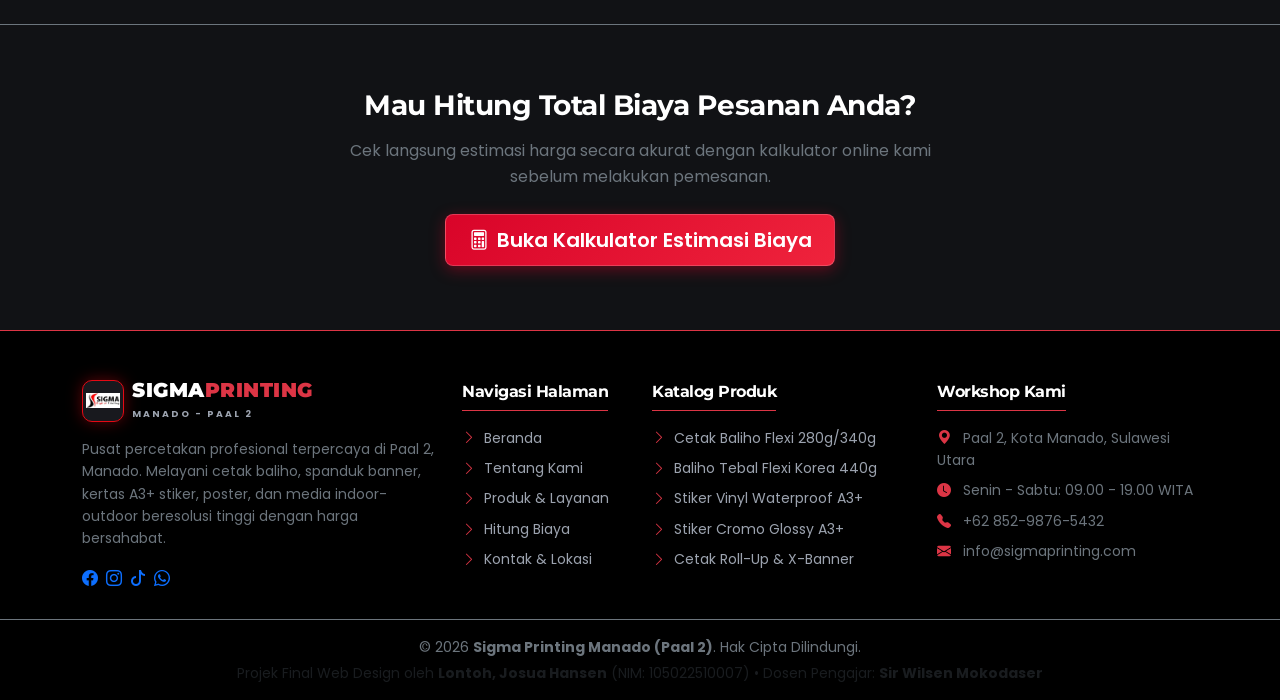
<file: produk.html>
<!DOCTYPE html>
<html lang="id">
<head>
    <meta charset="UTF-8">
    <meta name="viewport" content="width=device-width, initial-scale=1.0">
    <title>Katalog Produk & Layanan - Sigma Printing Manado (Paal 2)</title>
    
    <!-- Meta SEO -->
    <meta name="description" content="Katalog harga dan spesifikasi cetak Baliho, Spanduk, Kertas A3+, Stiker Vinyl, serta Cetak Indoor & Outdoor di Sigma Printing Paal 2, Manado.">
    <meta name="keywords" content="Cetak Baliho Manado, Cetak Stiker A3 Manado, Percetakan Outdoor Manado, Sigma Printing Katalog">

    <!-- Google Fonts: Poppins & Montserrat -->
    <link rel="preconnect" href="https://fonts.googleapis.com">
    <link rel="preconnect" href="https://fonts.gstatic.com" crossorigin>
    <link href="https://fonts.googleapis.com/css2?family=Montserrat:wght@400;600;700;800;900&family=Poppins:wght@300;400;500;600;700&display=swap" rel="stylesheet">

    <!-- Bootstrap 5 CSS -->
    <link href="https://cdn.jsdelivr.net/npm/bootstrap@5.3.2/dist/css/bootstrap.min.css" rel="stylesheet">
    
    <!-- Bootstrap Icons & FontAwesome -->
    <link rel="stylesheet" href="https://cdn.jsdelivr.net/npm/bootstrap-icons@1.11.3/font/bootstrap-icons.min.css">
    <link rel="stylesheet" href="https://cdnjs.cloudflare.com/ajax/libs/font-awesome/6.5.1/css/all.min.css">

    <!-- Custom CSS -->
    <link rel="stylesheet" href="style.css">
</head>
<body data-bs-spy="scroll" data-bs-target="#mainNavbar" data-bs-offset="90" tabindex="0">

    <!-- ==========================================
         TOP BAR INFO
         ========================================== -->
    <div class="top-bar py-2 text-white d-none d-md-block">
        <div class="container-fluid px-3 px-xl-4 px-xxl-5 d-flex justify-content-between align-items-center">
            <div class="top-info d-flex align-items-center gap-3">
                <span><i class="bi bi-geo-alt-fill text-danger me-1"></i> Paal 2, Manado</span>
                <span class="top-bar-divider"></span>
                <span><i class="bi bi-clock-fill text-danger me-1"></i> 09.00 - 19.00 WITA</span>
                <span class="top-bar-divider"></span>
                <button type="button" class="creator-badge-btn" onclick="openCreatorStory()" title="Lihat Cerita Pembuat Website">
                    <i class="bi bi-person-badge-fill text-danger me-1"></i> Pembuat: <strong>Josua Hansen Lontoh (105022510007)</strong>
                </button>
            </div>
            <div class="top-contact d-flex align-items-center gap-3">
                <span><i class="bi bi-telephone-fill text-danger me-1"></i> +62 852-9876-5432</span>
                <span class="top-bar-divider"></span>
                <a href="javascript:void(0)" onclick="showFormalityNotice('WhatsApp')" class="top-wa-badge text-decoration-none">
                    <i class="bi bi-whatsapp me-1"></i> Chat WhatsApp
                </a>
            </div>
        </div>
    </div>

    <!-- ==========================================
         NAVBAR UTAMA (MULTI-PAGE LINKED)
         ========================================== -->
    <nav id="mainNavbar" class="navbar navbar-expand-xl navbar-dark sticky-top">
        <div class="container-fluid px-3 px-xl-4 px-xxl-5">
            <a class="navbar-brand d-flex align-items-center gap-2" href="beranda.html">
                <span class="brand-badge">
                    <img src="images/logo.png" alt="Sigma Printing Logo" class="brand-logo-img">
                </span>
                <div class="brand-text">
                    <span class="brand-title">SIGMA<span class="text-danger">PRINTING</span></span>
                    <span class="brand-subtitle d-block">MANADO - PAAL 2</span>
                </div>
            </a>

            <button class="navbar-toggler custom-toggler border-0 shadow-none" type="button" data-bs-toggle="collapse" data-bs-target="#navbarContent" aria-controls="navbarContent" aria-expanded="false" aria-label="Toggle navigation">
                <span class="navbar-toggler-icon"></span>
            </button>

            <div class="collapse navbar-collapse" id="navbarContent">
                <ul class="navbar-nav mx-auto mb-2 mb-xl-0 align-items-xl-center gap-xl-1">
                    <li class="nav-item">
                        <a class="nav-link" href="beranda.html"><i class="bi bi-house-door me-1"></i> Beranda</a>
                    </li>
                    <li class="nav-item">
                        <a class="nav-link" href="tentang.html"><i class="bi bi-info-circle me-1"></i> Tentang Kami</a>
                    </li>

                    <li class="nav-item dropdown">
                        <a class="nav-link dropdown-toggle active" href="produk.html" id="produkDropdown" role="button" data-bs-toggle="dropdown" aria-expanded="false">
                            <i class="bi bi-grid-fill me-1"></i> Produk & Layanan
                        </a>
                        <ul class="dropdown-menu dropdown-menu-dark custom-dropdown shadow-lg" aria-labelledby="produkDropdown">
                            <li class="dropdown-header text-uppercase text-danger fw-bold">Katalog Produk Percetakan</li>
                            <li>
                                <a class="dropdown-item" href="#produk-baliho">
                                    <i class="bi bi-signpost-2 text-danger me-2"></i> Baliho & Spanduk Banner
                                    <span class="badge bg-danger ms-auto">Outdoor</span>
                                </a>
                            </li>
                            <li>
                                <a class="dropdown-item" href="#produk-kertas-a3">
                                    <i class="bi bi-file-earmark-image text-danger me-2"></i> Kertas A3+ Digital Printing
                                    <span class="badge bg-secondary ms-auto">Stiker</span>
                                </a>
                            </li>
                            <li>
                                <a class="dropdown-item" href="#produk-outdoor-indoor">
                                    <i class="bi bi-aspect-ratio text-danger me-2"></i> Cetak Outdoor & Indoor
                                    <span class="badge bg-warning text-dark ms-auto">High-Res</span>
                                </a>
                            </li>
                            <li><hr class="dropdown-divider border-secondary my-2"></li>
                            <li>
                                <a class="dropdown-item" href="kalkulator.html">
                                    <i class="bi bi-calculator-fill text-danger me-2"></i> Kalkulator Estimasi Biaya
                                </a>
                            </li>
                            <li>
                                <a class="dropdown-item" href="javascript:void(0)" onclick="openCreatorStory()">
                                    <i class="bi bi-chat-quote-fill text-danger me-2"></i> Cerita Pembuat (Josua)
                                </a>
                            </li>
                        </ul>
                    </li>

                    <li class="nav-item">
                        <a class="nav-link" href="kalkulator.html"><i class="bi bi-calculator me-1"></i> Hitung Biaya</a>
                    </li>
                    <li class="nav-item">
                        <a class="nav-link" href="kontak.html"><i class="bi bi-geo-alt me-1"></i> Kontak</a>
                    </li>
                    <li class="nav-item">
                        <a class="nav-link creator-nav-link" href="javascript:void(0)" onclick="openCreatorStory()" title="Cerita Latar Belakang Pembuat Website">
                            <i class="bi bi-chat-quote-fill text-danger me-1"></i> Cerita Pembuat
                        </a>
                    </li>
                </ul>

                <div class="nav-actions d-flex flex-column flex-xl-row align-items-stretch align-items-xl-center gap-2 mt-3 mt-xl-0">
                    <div class="nav-search-wrapper position-relative">
                        <form class="d-flex m-0" role="search" onsubmit="event.preventDefault(); triggerSearch();">
                            <div class="input-group search-input-group">
                                <input id="navbarSearchInput" class="form-control search-input" type="search" placeholder="Cari produk cetak..." aria-label="Search">
                                <button class="btn btn-search text-white" type="button" onclick="triggerSearch()" title="Cari Produk">
                                    <i class="bi bi-search"></i>
                                </button>
                            </div>
                        </form>
                        <div id="searchResultsBox" class="search-results-dropdown shadow d-none"></div>
                    </div>

                    <a href="kalkulator.html" class="btn btn-custom-accent nav-cta-btn anim-pulse">
                        <i class="bi bi-cart-plus-fill me-1"></i> Order Sekarang
                    </a>
                </div>
            </div>
        </div>
    </nav>

    <!-- ==========================================
         PAGE HERO BANNER
         ========================================== -->
    <div class="page-hero-banner text-center text-white">
        <div class="container">
            <div class="breadcrumb-custom mb-3 justify-content-center">
                <a href="beranda.html"><i class="bi bi-house-door me-1"></i> Beranda</a>
                <span>/</span>
                <span class="text-danger fw-semibold">Produk & Layanan</span>
            </div>
            <h1 class="page-title mb-2">KATALOG PRODUK <span class="text-danger">SIGMA PRINTING</span></h1>
            <p class="text-secondary mx-auto mb-0" style="max-width: 650px;">
                Pilihan lengkap percetakan baliho outdoor, digital offset kertas A3+ aneka stiker, dan cetak indoor presisi tinggi di Paal 2, Manado.
            </p>
        </div>
    </div>

    <!-- ==========================================
         FILTER KATEGORI CEPAT
         ========================================== -->
    <div class="category-filter-bar py-3 bg-dark-card border-bottom border-secondary sticky-top" style="top: 70px; z-index: 1020;">
        <div class="container">
            <div class="d-flex justify-content-center flex-wrap gap-2">
                <button class="btn btn-filter active" data-filter="all">
                    <i class="bi bi-collection-fill me-1"></i> Semua Produk
                </button>
                <button class="btn btn-filter" data-filter="baliho">
                    <i class="bi bi-signpost-2-fill me-1"></i> Baliho & Spanduk
                </button>
                <button class="btn btn-filter" data-filter="kertas-a3">
                    <i class="bi bi-file-earmark-image-fill me-1"></i> Kertas A3+ & Stiker
                </button>
                <button class="btn btn-filter" data-filter="outdoor-indoor">
                    <i class="bi bi-aspect-ratio-fill me-1"></i> Metode Cetak Khusus
                </button>
            </div>
        </div>
    </div>

    <!-- ==========================================
         SEKSI 1: BALIHO & SPANDUK DENGAN UKURAN & JASA DESAIN
         ========================================== -->
    <section id="produk-baliho" class="py-5 product-section reveal-scroll" data-category="baliho">
        <div class="container">
            <div class="section-title-wrap mb-4">
                <span class="badge bg-danger text-uppercase mb-2">Pilihan Spanduk & Baliho</span>
                <h2 class="fw-bold text-white section-title">Cetak Baliho & Spanduk Outdoor</h2>
                <div class="title-underline"></div>
                <p class="text-secondary mt-2">
                    Harga dihitung per meter persegi (m²) tergantung ketebalan bahan dan ukuran. Dilengkapi opsi layanan jasa desain grafis jika belum memiliki file siap cetak.
                </p>
            </div>

            <!-- TABEL JASA DESAIN INFO -->
            <div class="design-service-card mb-4 p-4 text-white">
                <div class="row align-items-center">
                    <div class="col-lg-8">
                        <h5 class="fw-bold text-danger mb-2"><i class="bi bi-pencil-square me-2"></i>Biaya Jasa Desain Grafis (Opsional)</h5>
                        <p class="small text-light mb-2">
                            Punya file siap cetak (PDF/TIFF/JPG resolusi 300dpi)? <strong>Gratis biaya desain (Rp 0)</strong>! Bila membutuhkan jasa desain kami:
                        </p>
                        <div class="row g-2 small text-secondary">
                            <div class="col-sm-4">
                                <span class="badge bg-dark border border-secondary text-light w-100 p-2">
                                    Desain Ringan/Teks: <strong>Rp 15.000 - Rp 25.000</strong>
                                </span>
                            </div>
                            <div class="col-sm-4">
                                <span class="badge bg-dark border border-secondary text-light w-100 p-2">
                                    Desain Custom/Promosi: <strong>Rp 35.000 - Rp 50.000</strong>
                                </span>
                            </div>
                            <div class="col-sm-4">
                                <span class="badge bg-dark border border-secondary text-light w-100 p-2">
                                    Revisi: <strong>Hingga 3x Revisi</strong>
                                </span>
                            </div>
                        </div>
                    </div>
                    <div class="col-lg-4 text-lg-end mt-3 mt-lg-0">
                        <a href="kalkulator.html" class="btn btn-sm btn-custom-accent">
                            <i class="bi bi-calculator me-1"></i> Hitung Biaya + Desain
                        </a>
                    </div>
                </div>
            </div>

            <!-- GRID PRODUK BALIHO -->
            <div class="row g-4">
                <!-- Card Baliho 1 -->
                <div class="col-md-6 col-lg-4 product-card-item" data-title="baliho flexi standar 280gr spanduk">
                    <div class="product-card h-100 shadow card-hover-effect">
                        <div class="product-img-holder position-relative">
                            <img src="images/Flexi280g.jpg" onerror="this.onerror=null; this.src='https://images.unsplash.com/photo-1542744095-fcf48d80b0fd?auto=format&fit=crop&w=600&q=80';" alt="Contoh Baliho Standar" class="img-fluid w-100">
                            <div class="img-placeholder-tag"><i class="bi bi-image"></i> Flexi Standar 280g</div>
                            <span class="badge-price-tag">Mulai Rp 18.000 / m²</span>
                        </div>
                        <div class="card-body p-4 text-white">
                            <div class="d-flex justify-content-between align-items-center mb-2">
                                <span class="badge bg-danger">Bahan Flexi 280gr</span>
                                <small class="text-secondary"><i class="bi bi-clock"></i> 2 - 4 Jam Jadi</small>
                            </div>
                            <h5 class="fw-bold mb-2">Spanduk / Baliho Standar</h5>
                            <p class="text-secondary small mb-3">
                                Cocok untuk spanduk event singkat, ucapan selamat datang, spanduk perayaan, atau promosi usaha kuliner.
                            </p>
                            
                            <ul class="list-unstyled small mb-3 text-light">
                                <li><i class="bi bi-check2-circle text-danger me-2"></i> Ukuran Populer: 2x1m, 3x1m, 4x1m</li>
                                <li><i class="bi bi-check2-circle text-danger me-2"></i> Finishing: Mata ayam (lubang ring) / Slongsong</li>
                                <li><i class="bi bi-check2-circle text-danger me-2"></i> Jasa Desain: +Rp 20.000 (opsional)</li>
                            </ul>

                            <div class="border-top border-secondary pt-3 d-flex justify-content-between align-items-center">
                                <div>
                                    <span class="text-secondary small d-block">Estimasi Uk. 3x1 m:</span>
                                    <span class="fw-bold text-danger fs-6">Rp 54.000</span>
                                </div>
                                <button class="btn btn-sm btn-custom-outline" onclick="openOrderModal('Baliho Flexi 280gr', 'Rp 18.000 / m²', 'Outdoor Flexi 280gr')">
                                    <i class="bi bi-cart me-1"></i> Pesan
                                </button>
                            </div>
                        </div>
                    </div>
                </div>

                <!-- Card Baliho 2 -->
                <div class="col-md-6 col-lg-4 product-card-item" data-title="baliho flexi tebal 340gr banner awet">
                    <div class="product-card h-100 shadow featured-card card-hover-effect">
                        <div class="badge-favorite">TERLARIS</div>
                        <div class="product-img-holder position-relative">
                            <img src="images/Flexi340g.jpg" onerror="this.onerror=null; this.src='https://images.unsplash.com/photo-1579783900882-c0d3dad7b119?auto=format&fit=crop&w=600&q=80';" alt="Contoh Baliho Tebal 340gr" class="img-fluid w-100">
                            <div class="img-placeholder-tag"><i class="bi bi-image"></i> Flexi Tebal 340g</div>
                            <span class="badge-price-tag">Mulai Rp 25.000 / m²</span>
                        </div>
                        <div class="card-body p-4 text-white">
                            <div class="d-flex justify-content-between align-items-center mb-2">
                                <span class="badge bg-danger">Bahan Flexi 340gr (Sedang)</span>
                                <small class="text-secondary"><i class="bi bi-shield-check"></i> Lebih Awet</small>
                            </div>
                            <h5 class="fw-bold mb-2">Baliho Tebal Sedang (Higain)</h5>
                            <p class="text-secondary small mb-3">
                                Serat lebih padat dan tidak mudah robek terkena hembusan angin kencang. Pilihan ideal untuk papan nama toko dan promosi bulanan.
                            </p>
                            
                            <ul class="list-unstyled small mb-3 text-light">
                                <li><i class="bi bi-check2-circle text-danger me-2"></i> Ukuran Populer: 3x2m, 4x2m, 5x2m</li>
                                <li><i class="bi bi-check2-circle text-danger me-2"></i> Tahan panas & hujan 6 - 12 bulan</li>
                                <li><i class="bi bi-check2-circle text-danger me-2"></i> Jasa Desain: +Rp 25.000 - Rp 35.000</li>
                            </ul>

                            <div class="border-top border-secondary pt-3 d-flex justify-content-between align-items-center">
                                <div>
                                    <span class="text-secondary small d-block">Estimasi Uk. 4x1.5 m:</span>
                                    <span class="fw-bold text-danger fs-6">Rp 150.000</span>
                                </div>
                                <button class="btn btn-sm btn-custom-accent" onclick="openOrderModal('Baliho Flexi 340gr', 'Rp 25.000 / m²', 'Outdoor Flexi 340gr')">
                                    <i class="bi bi-cart me-1"></i> Pesan
                                </button>
                            </div>
                        </div>
                    </div>
                </div>

                <!-- Card Baliho 3 -->
                <div class="col-md-6 col-lg-4 product-card-item" data-title="baliho korea 440gr tebal premium billboard">
                    <div class="product-card h-100 shadow card-hover-effect">
                        <div class="product-img-holder position-relative">
                            <img src="images/Flexikorea.jpg" onerror="this.onerror=null; this.src='https://images.unsplash.com/photo-1557804506-669a67965ba0?auto=format&fit=crop&w=600&q=80';" alt="Contoh Baliho Korea 440gr" class="img-fluid w-100">
                            <div class="img-placeholder-tag"><i class="bi bi-image"></i> Flexi Korea 440g</div>
                            <span class="badge-price-tag">Mulai Rp 45.000 / m²</span>
                        </div>
                        <div class="card-body p-4 text-white">
                            <div class="d-flex justify-content-between align-items-center mb-2">
                                <span class="badge bg-warning text-dark">Flexi Korea 440gr (Premium)</span>
                                <small class="text-secondary"><i class="bi bi-gem"></i> Hasil Matte Halus</small>
                            </div>
                            <h5 class="fw-bold mb-2">Baliho Premium Korea 440gr</h5>
                            <p class="text-secondary small mb-3">
                                Bahan doff premium tanpa kilap berlebih. Sangat kokoh untuk billboard permanen, panggung konser, dan promosi jangka panjang.
                            </p>
                            
                            <ul class="list-unstyled small mb-3 text-light">
                                <li><i class="bi bi-check2-circle text-danger me-2"></i> Ukuran Custom hingga 6x4m / 8x3m</li>
                                <li><i class="bi bi-check2-circle text-danger me-2"></i> Tahan lebih dari 1 tahun di outdoor</li>
                                <li><i class="bi bi-check2-circle text-danger me-2"></i> Jasa Desain: +Rp 35.000 - Rp 50.000</li>
                            </ul>

                            <div class="border-top border-secondary pt-3 d-flex justify-content-between align-items-center">
                                <div>
                                    <span class="text-secondary small d-block">Estimasi Uk. 5x3 m:</span>
                                    <span class="fw-bold text-danger fs-6">Rp 675.000</span>
                                </div>
                                <button class="btn btn-sm btn-custom-outline" onclick="openOrderModal('Baliho Flexi Korea 440gr', 'Rp 45.000 / m²', 'Outdoor Flexi Korea')">
                                    <i class="bi bi-cart me-1"></i> Pesan
                                </button>
                            </div>
                        </div>
                    </div>
                </div>
            </div>
        </div>
    </section>

    <!-- ==========================================
         SEKSI 2: PERCETAKAN KERTAS A3+ DENGAN VARIASI BAHAN
         ========================================== -->
    <section id="produk-kertas-a3" class="py-5 bg-darker-base product-section reveal-scroll" data-category="kertas-a3">
        <div class="container">
            <div class="section-title-wrap mb-4">
                <span class="badge bg-danger text-uppercase mb-2">Digital Print A3+</span>
                <h2 class="fw-bold text-white section-title">Cetak Kertas A3+ Aneka Bahan</h2>
                <div class="title-underline"></div>
                <p class="text-secondary mt-2">
                    Cetak lembaran ukuran 32 x 48 cm (A3+) dengan mesin laser toner beresolusi tajam. Harga berbeda sesuai material bahan (kertas brosur, karton tebal, stiker kromo, vinyl tahan air).
                </p>
            </div>

            <!-- GRID BAHAN KERTAS A3 -->
            <div class="row g-4">
                <!-- A3 Item 1: Stiker Kromo -->
                <div class="col-md-6 col-lg-3 product-card-item" data-title="cetak stiker cromo kromo a3 kemasan label">
                    <div class="product-card h-100 shadow card-hover-effect">
                        <div class="product-img-holder position-relative">
                            <img src="images/StikerCromo.jpg" onerror="this.onerror=null; this.src='https://images.unsplash.com/photo-1589939705384-5185137a7f0f?auto=format&fit=crop&w=500&q=80';" alt="Stiker Cromo A3+" class="img-fluid w-100">
                            <div class="img-placeholder-tag"><i class="bi bi-image"></i> Stiker Cromo A3+</div>
                            <span class="badge-price-tag">Rp 8.000 / lbr</span>
                        </div>
                        <div class="card-body p-3 text-white">
                            <span class="badge bg-secondary mb-1">Stiker Kertas Glossy</span>
                            <h5 class="fw-bold mb-1">Stiker Cromo A3+</h5>
                            <p class="text-secondary small mb-2">
                                Pilihan ekonomis untuk label makanan kering, toples kue, stiker box pengiriman, dan logo kemasan.
                            </p>
                            <div class="bg-black p-2 rounded small mb-3 border border-secondary">
                                <div class="d-flex justify-content-between">
                                    <span class="text-muted">Cetak Saja:</span>
                                    <strong class="text-white">Rp 8.000/lbr</strong>
                                </div>
                                <div class="d-flex justify-content-between">
                                    <span class="text-muted">+ Kiss Cut (Pola):</span>
                                    <strong class="text-danger">+Rp 5.000/lbr</strong>
                                </div>
                            </div>
                            <button class="btn btn-sm btn-custom-outline w-100" onclick="openOrderModal('Stiker Cromo A3+', 'Rp 8.000 / lembar', 'Kertas A3+')">
                                <i class="bi bi-cart me-1"></i> Pesan Bahan Ini
                            </button>
                        </div>
                    </div>
                </div>

                <!-- A3 Item 2: Stiker Vinyl (Waterproof) -->
                <div class="col-md-6 col-lg-3 product-card-item" data-title="cetak stiker vinyl a3 anti air waterproof minuman frozen">
                    <div class="product-card h-100 shadow featured-card card-hover-effect">
                        <div class="badge-favorite">ANTI AIR</div>
                        <div class="product-img-holder position-relative">
                            <img src="images/StikerVinyl.jpg" onerror="this.onerror=null; this.src='https://images.unsplash.com/photo-1544816155-12df9643f363?auto=format&fit=crop&w=500&q=80';" alt="Stiker Vinyl Waterproof" class="img-fluid w-100">
                            <div class="img-placeholder-tag"><i class="bi bi-image"></i> Stiker Vinyl A3+</div>
                            <span class="badge-price-tag">Rp 12.000 / lbr</span>
                        </div>
                        <div class="card-body p-3 text-white">
                            <span class="badge bg-danger mb-1">Stiker Sintetis Plastik</span>
                            <h5 class="fw-bold mb-1">Stiker Vinyl Waterproof</h5>
                            <p class="text-secondary small mb-2">
                                Bahan dasar plastik elastis tahan air, beku, dan minyak. Cocok untuk botol kopi, frozen food, dan kosmetik.
                            </p>
                            <div class="bg-black p-2 rounded small mb-3 border border-secondary">
                                <div class="d-flex justify-content-between">
                                    <span class="text-muted">Cetak Saja:</span>
                                    <strong class="text-white">Rp 12.000/lbr</strong>
                                </div>
                                <div class="d-flex justify-content-between">
                                    <span class="text-muted">+ Kiss Cut (Pola):</span>
                                    <strong class="text-danger">+Rp 5.000/lbr</strong>
                                </div>
                            </div>
                            <button class="btn btn-sm btn-custom-accent w-100" onclick="openOrderModal('Stiker Vinyl Waterproof A3+', 'Rp 12.000 / lembar', 'Kertas A3+')">
                                <i class="bi bi-cart me-1"></i> Pesan Bahan Ini
                            </button>
                        </div>
                    </div>
                </div>

                <!-- A3 Item 3: Art Carton 260gr -->
                <div class="col-md-6 col-lg-3 product-card-item" data-title="cetak art carton 260gr poster kartu nama sertifikat buku menu a3">
                    <div class="product-card h-100 shadow card-hover-effect">
                        <div class="product-img-holder position-relative">
                            <img src="images/ArtCarton.jpg" onerror="this.onerror=null; this.src='https://images.unsplash.com/photo-1586075010923-2dd4570fb338?auto=format&fit=crop&w=500&q=80';" alt="Art Carton 260gr" class="img-fluid w-100">
                            <div class="img-placeholder-tag"><i class="bi bi-image"></i> Art Carton 260g</div>
                            <span class="badge-price-tag">Rp 6.000 / lbr</span>
                        </div>
                        <div class="card-body p-3 text-white">
                            <span class="badge bg-secondary mb-1">Karton Tebal Mengkilap</span>
                            <h5 class="fw-bold mb-1">Art Carton 260gr A3+</h5>
                            <p class="text-secondary small mb-2">
                                Kertas tebal dan kaku dengan permukaan semi-glossy. Ideal untuk sertifikat, poster dinding, buku menu café, dan kartu ucapan.
                            </p>
                            <div class="bg-black p-2 rounded small mb-3 border border-secondary">
                                <div class="d-flex justify-content-between">
                                    <span class="text-muted">Cetak 1 Sisi:</span>
                                    <strong class="text-white">Rp 6.000/lbr</strong>
                                </div>
                                <div class="d-flex justify-content-between">
                                    <span class="text-muted">Cetak Bolak-Balik:</span>
                                    <strong class="text-danger">Rp 11.000/lbr</strong>
                                </div>
                            </div>
                            <button class="btn btn-sm btn-custom-outline w-100" onclick="openOrderModal('Art Carton 260gr A3+', 'Rp 6.000 / lembar', 'Kertas A3+')">
                                <i class="bi bi-cart me-1"></i> Pesan Bahan Ini
                            </button>
                        </div>
                    </div>
                </div>

                <!-- A3 Item 4: Stiker Transparan -->
                <div class="col-md-6 col-lg-3 product-card-item" data-title="cetak stiker transparan bening tembus pandang kemasan botol">
                    <div class="product-card h-100 shadow card-hover-effect">
                        <div class="product-img-holder position-relative">
                            <img src="images/StikerTransparan.jpg" onerror="this.onerror=null; this.src='https://images.unsplash.com/photo-1607344645866-009c320b5ab8?auto=format&fit=crop&w=500&q=80';" alt="Stiker Transparan A3+" class="img-fluid w-100">
                            <div class="img-placeholder-tag"><i class="bi bi-image"></i> Stiker Transparan</div>
                            <span class="badge-price-tag">Rp 14.000 / lbr</span>
                        </div>
                        <div class="card-body p-3 text-white">
                            <span class="badge bg-secondary mb-1">Bening Tembus Pandang</span>
                            <h5 class="fw-bold mb-1">Stiker Transparan A3+</h5>
                            <p class="text-secondary small mb-2">
                                Stiker plastik bening yang menyatu estetik dengan wadah kaca transparan, pouch bening, atau botol kaca mewah.
                            </p>
                            <div class="bg-black p-2 rounded small mb-3 border border-secondary">
                                <div class="d-flex justify-content-between">
                                    <span class="text-muted">Cetak Saja:</span>
                                    <strong class="text-white">Rp 14.000/lbr</strong>
                                </div>
                                <div class="d-flex justify-content-between">
                                    <span class="text-muted">+ Cutting Pola:</span>
                                    <strong class="text-danger">+Rp 5.000/lbr</strong>
                                </div>
                            </div>
                            <button class="btn btn-sm btn-custom-outline w-100" onclick="openOrderModal('Stiker Transparan A3+', 'Rp 14.000 / lembar', 'Kertas A3+')">
                                <i class="bi bi-cart me-1"></i> Pesan Bahan Ini
                            </button>
                        </div>
                    </div>
                </div>
            </div>
        </div>
    </section>

    <!-- ==========================================
         SEKSI 3: PERCETAKAN OUTDOOR & INDOOR KHUSUS
         ========================================== -->
    <section id="produk-outdoor-indoor" class="py-5 product-section reveal-scroll" data-category="outdoor-indoor">
        <div class="container">
            <div class="section-title-wrap mb-4">
                <span class="badge bg-danger text-uppercase mb-2">Metode Cetak Khusus</span>
                <h2 class="fw-bold text-white section-title">Percetakan Outdoor & Indoor</h2>
                <div class="title-underline"></div>
                <p class="text-secondary mt-2">
                    Ketahui perbedaan metode cetak Outdoor (tahan hujan badai & terik matahari) vs Indoor (resolusi ultra-tajam tanpa bau menyengat untuk ruangan ber-AC).
                </p>
            </div>

            <div class="row g-4">
                <!-- OUTDOOR COLUMN -->
                <div class="col-lg-6 product-card-item" data-title="cetak outdoor spanduk baliho kain banner neon box">
                    <div class="method-card outdoor-card p-4 h-100 rounded-4 card-hover-effect">
                        <div class="d-flex justify-content-between align-items-center mb-3">
                            <span class="badge bg-danger fs-6 px-3 py-2"><i class="bi bi-sun-fill me-1"></i> METODE OUTDOOR</span>
                            <span class="text-muted small">Tinta Solvent Khusus</span>
                        </div>
                        <h4 class="fw-bold text-white mb-2">Cetak Luar Ruangan (Outdoor)</h4>
                        <p class="text-secondary small mb-3">
                            Diformulasikan untuk ketahanan cuaca tropis Manado. Menggunakan tinta solvent tahan air hujan, panas sinar UV, dan tidak mudah pudar dipandang dari jarak jauh.
                        </p>

                        <div class="method-img-box mb-3 position-relative rounded overflow-hidden">
                            <img src="images/MesinOutdoor.jpg" alt="Cetak Outdoor" class="img-fluid rounded w-100" style="max-height: 240px; object-fit: cover;">
                            <div class="img-placeholder-tag"><i class="bi bi-camera"></i> Mesin Cetak Outdoor</div>
                        </div>

                        <h6 class="fw-bold text-danger mb-2">Daftar Bahan & Tarif Outdoor:</h6>
                        <div class="table-responsive">
                            <table class="table table-dark table-sm table-striped small border border-secondary">
                                <thead>
                                    <tr>
                                        <th>Jenis Bahan</th>
                                        <th>Karakteristik</th>
                                        <th>Harga / m²</th>
                                    </tr>
                                </thead>
                                <tbody>
                                    <tr>
                                        <td>Flexi China 280g</td>
                                        <td>Standar event jangka pendek</td>
                                        <td class="text-danger fw-bold">Rp 18.000</td>
                                    </tr>
                                    <tr>
                                        <td>Flexi Higain 340g</td>
                                        <td>Tebal, tahan angin sedang</td>
                                        <td class="text-danger fw-bold">Rp 25.000</td>
                                    </tr>
                                    <tr>
                                        <td>Flexi Korea 440g</td>
                                        <td>Tebal doff, awet 1-2 tahun</td>
                                        <td class="text-danger fw-bold">Rp 45.000</td>
                                    </tr>
                                    <tr>
                                        <td>Backlite Outdoor</td>
                                        <td>Bahan neon box tembus cahaya</td>
                                        <td class="text-danger fw-bold">Rp 55.000</td>
                                    </tr>
                                </tbody>
                            </table>
                        </div>

                        <div class="mt-3 text-end">
                            <button class="btn btn-custom-primary btn-sm" onclick="openOrderModal('Percetakan Outdoor', 'Mulai Rp 18.000/m²', 'Kategori Outdoor')">
                                <i class="bi bi-cart me-1"></i> Order Outdoor
                            </button>
                        </div>
                    </div>
                </div>

                <!-- INDOOR COLUMN -->
                <div class="col-lg-6 product-card-item" data-title="cetak indoor albatros luster roll up banner x banner canvas backlite">
                    <div class="method-card indoor-card p-4 h-100 rounded-4 card-hover-effect">
                        <div class="d-flex justify-content-between align-items-center mb-3">
                            <span class="badge bg-light text-dark fs-6 px-3 py-2"><i class="bi bi-building me-1"></i> METODE INDOOR</span>
                            <span class="text-muted small">Tinta Eco-Solvent / UV High-DPI</span>
                        </div>
                        <h4 class="fw-bold text-white mb-2">Cetak Dalam Ruangan (Indoor)</h4>
                        <p class="text-secondary small mb-3">
                            Menghasilkan detail mikro yang super jernih tanpa bau menyengat. Sangat ideal untuk pameran mall, display kantor, foto galeri, roll up banner, dan seminar.
                        </p>

                        <div class="method-img-box mb-3 position-relative rounded overflow-hidden">
                            <img src="images/MesinIndoor.jpg" alt="Cetak Indoor" class="img-fluid rounded w-100" style="max-height: 240px; object-fit: cover;">
                            <div class="img-placeholder-tag"><i class="bi bi-camera"></i> Mesin Cetak Indoor Presisi</div>
                        </div>

                        <h6 class="fw-bold text-danger mb-2">Daftar Bahan & Tarif Indoor:</h6>
                        <div class="table-responsive">
                            <table class="table table-dark table-sm table-striped small border border-secondary">
                                <thead>
                                    <tr>
                                        <th>Jenis Media</th>
                                        <th>Karakteristik</th>
                                        <th>Harga / m²</th>
                                    </tr>
                                </thead>
                                <tbody>
                                    <tr>
                                        <td>Albatros + Laminasi</td>
                                        <td>Halus, tidak melengkung (Roll Up)</td>
                                        <td class="text-danger fw-bold">Rp 65.000</td>
                                    </tr>
                                    <tr>
                                        <td>Luster Paper</td>
                                        <td>Permukaan kulit jeruk elegan</td>
                                        <td class="text-danger fw-bold">Rp 75.000</td>
                                    </tr>
                                    <tr>
                                        <td>Backlite Film Indoor</td>
                                        <td>Film display neon box bioskop</td>
                                        <td class="text-danger fw-bold">Rp 90.000</td>
                                    </tr>
                                    <tr>
                                        <td>Kanvas Lukis (Canvas)</td>
                                        <td>Tekstur kanvas artistik</td>
                                        <td class="text-danger fw-bold">Rp 120.000</td>
                                    </tr>
                                </tbody>
                            </table>
                        </div>

                        <div class="mt-3 text-end">
                            <button class="btn btn-custom-accent btn-sm" onclick="openOrderModal('Percetakan Indoor', 'Mulai Rp 65.000/m²', 'Kategori Indoor')">
                                <i class="bi bi-cart me-1"></i> Order Indoor
                            </button>
                        </div>
                    </div>
                </div>
            </div>
        </div>
    </section>

    <!-- ==========================================
         BANNER AJAKAN KALKULATOR
         ========================================== -->
    <section class="py-5 bg-dark-card border-top border-secondary text-center reveal-scroll">
        <div class="container py-3">
            <h3 class="text-white fw-bold mb-3">Mau Hitung Total Biaya Pesanan Anda?</h3>
            <p class="text-secondary mx-auto mb-4" style="max-width: 600px;">
                Cek langsung estimasi harga secara akurat dengan kalkulator online kami sebelum melakukan pemesanan.
            </p>
            <a href="kalkulator.html" class="btn btn-custom-accent btn-lg anim-pulse">
                <i class="bi bi-calculator me-2"></i> Buka Kalkulator Estimasi Biaya
            </a>
        </div>
    </section>

    <!-- ==========================================
         FOOTER
         ========================================== -->
    <footer class="footer-section bg-black text-white pt-5 pb-3 border-top border-danger">
        <div class="container pb-4">
            <div class="row gy-4">
                <div class="col-lg-4 col-md-6">
                    <div class="d-flex align-items-center gap-2 mb-3">
                        <span class="brand-badge">
                            <img src="images/logo.png" alt="Sigma Printing Logo" class="footer-logo-img">
                        </span>
                        <div>
                            <span class="brand-title">SIGMA<span class="text-danger">PRINTING</span></span>
                            <span class="brand-subtitle d-block">MANADO - PAAL 2</span>
                        </div>
                    </div>
                    <p class="text-secondary small mb-3">
                        Pusat percetakan profesional terpercaya di Paal 2, Manado. Melayani cetak baliho, spanduk banner, kertas A3+ stiker, poster, dan media indoor-outdoor beresolusi tinggi dengan harga bersahabat.
                    </p>
                    <div class="d-flex gap-2">
                        <a href="javascript:void(0)" onclick="showFormalityNotice('Facebook')" class="social-icon-btn" title="Facebook"><i class="bi bi-facebook"></i></a>
                        <a href="javascript:void(0)" onclick="showFormalityNotice('Instagram')" class="social-icon-btn" title="Instagram"><i class="bi bi-instagram"></i></a>
                        <a href="javascript:void(0)" onclick="showFormalityNotice('TikTok')" class="social-icon-btn" title="TikTok"><i class="bi bi-tiktok"></i></a>
                        <a href="javascript:void(0)" onclick="showFormalityNotice('WhatsApp')" class="social-icon-btn" title="WhatsApp"><i class="bi bi-whatsapp"></i></a>
                    </div>
                </div>

                <div class="col-lg-2 col-md-6">
                    <h6 class="text-white fw-bold mb-3 border-bottom border-danger pb-2 d-inline-block">Navigasi Halaman</h6>
                    <ul class="list-unstyled footer-links small">
                        <li><a href="beranda.html"><i class="bi bi-chevron-right text-danger me-1"></i> Beranda</a></li>
                        <li><a href="tentang.html"><i class="bi bi-chevron-right text-danger me-1"></i> Tentang Kami</a></li>
                        <li><a href="produk.html"><i class="bi bi-chevron-right text-danger me-1"></i> Produk & Layanan</a></li>
                        <li><a href="kalkulator.html"><i class="bi bi-chevron-right text-danger me-1"></i> Hitung Biaya</a></li>
                        <li><a href="kontak.html"><i class="bi bi-chevron-right text-danger me-1"></i> Kontak & Lokasi</a></li>
                    </ul>
                </div>

                <div class="col-lg-3 col-md-6">
                    <h6 class="text-white fw-bold mb-3 border-bottom border-danger pb-2 d-inline-block">Katalog Produk</h6>
                    <ul class="list-unstyled footer-links small">
                        <li><a href="#produk-baliho"><i class="bi bi-chevron-right text-danger me-1"></i> Cetak Baliho Flexi 280g/340g</a></li>
                        <li><a href="#produk-baliho"><i class="bi bi-chevron-right text-danger me-1"></i> Baliho Tebal Flexi Korea 440g</a></li>
                        <li><a href="#produk-kertas-a3"><i class="bi bi-chevron-right text-danger me-1"></i> Stiker Vinyl Waterproof A3+</a></li>
                        <li><a href="#produk-kertas-a3"><i class="bi bi-chevron-right text-danger me-1"></i> Stiker Cromo Glossy A3+</a></li>
                        <li><a href="#produk-outdoor-indoor"><i class="bi bi-chevron-right text-danger me-1"></i> Cetak Roll-Up & X-Banner</a></li>
                    </ul>
                </div>

                <div class="col-lg-3 col-md-6">
                    <h6 class="text-white fw-bold mb-3 border-bottom border-danger pb-2 d-inline-block">Workshop Kami</h6>
                    <ul class="list-unstyled small text-secondary">
                        <li class="mb-2"><i class="bi bi-geo-alt-fill text-danger me-2"></i> Paal 2, Kota Manado, Sulawesi Utara</li>
                        <li class="mb-2"><i class="bi bi-clock-fill text-danger me-2"></i> Senin - Sabtu: 09.00 - 19.00 WITA</li>
                        <li class="mb-2"><i class="bi bi-telephone-fill text-danger me-2"></i> +62 852-9876-5432</li>
                        <li><i class="bi bi-envelope-fill text-danger me-2"></i> info@sigmaprinting.com</li>
                    </ul>
                </div>
            </div>
        </div>

        <div class="footer-bottom border-top border-secondary pt-3 text-center text-secondary small">
            <div class="container">
                <p class="mb-1">&copy; 2026 <strong>Sigma Printing Manado (Paal 2)</strong>. Hak Cipta Dilindungi.</p>
                <p class="mb-0 text-muted">
                    Projek Final Web Design oleh <strong>Lontoh, Josua Hansen</strong> (NIM: 105022510007) • Dosen Pengajar: <strong>Sir Wilsen Mokodaser</strong>
                </p>
            </div>
        </div>
    </footer>

    <!-- MODAL ORDER FORM -->
    <div class="modal fade" id="orderModal" tabindex="-1" aria-labelledby="orderModalLabel" aria-hidden="true">
        <div class="modal-dialog modal-dialog-centered">
            <div class="modal-content bg-dark text-white border border-danger">
                <div class="modal-header border-secondary">
                    <h5 class="modal-title fw-bold" id="orderModalLabel">
                        <i class="bi bi-cart-check text-danger me-2"></i>Form Pemesanan Cepat
                    </h5>
                    <button type="button" class="btn-close btn-close-white" data-bs-dismiss="modal" aria-label="Close"></button>
                </div>
                <div class="modal-body">
                    <div class="mb-3">
                        <label class="form-label small text-secondary">Produk yang Dipilih:</label>
                        <input type="text" id="modalProductName" class="form-control form-control-custom" readonly>
                    </div>
                    <div class="mb-3">
                        <label class="form-label small text-secondary">Estimasi Harga Satuan:</label>
                        <input type="text" id="modalProductPrice" class="form-control form-control-custom" readonly>
                    </div>
                    <div class="mb-3">
                        <label class="form-label small text-secondary">Nama Anda / Perusahaan:</label>
                        <input type="text" id="modalCustomerName" class="form-control form-control-custom" placeholder="Contoh: Bpk. Ronald">
                    </div>
                    <div class="mb-3">
                        <label class="form-label small text-secondary">Ukuran / Jumlah Lembar:</label>
                        <input type="text" id="modalOrderSpecs" class="form-control form-control-custom" placeholder="Contoh: 3x1 meter atau 20 lembar A3">
                    </div>
                    <div class="mb-3">
                        <label class="form-label small text-secondary">Status Desain Grafis:</label>
                        <select id="modalDesignOption" class="form-select form-select-custom">
                            <option value="Sudah ada file siap cetak">Sudah ada file siap cetak</option>
                            <option value="Butuh dibuatkan desain (Simpel)">Butuh dibuatkan desain (Simpel)</option>
                            <option value="Butuh dibuatkan desain (Custom Full)">Butuh dibuatkan desain (Custom Full)</option>
                        </select>
                    </div>
                    <div class="mb-3">
                        <label class="form-label small text-secondary">Catatan Tambahan (Opsional):</label>
                        <textarea id="modalOrderNotes" class="form-control form-control-custom" rows="2" placeholder="Catatan bahan, finishing mata ayam, atau request khusus..."></textarea>
                    </div>
                </div>
                <div class="modal-footer border-secondary">
                    <button type="button" class="btn btn-secondary btn-sm" data-bs-dismiss="modal">Tutup</button>
                    <button type="button" class="btn btn-custom-accent btn-sm" onclick="submitModalOrder()">
                        <i class="bi bi-whatsapp me-1"></i> Kirim Pesanan ke WA
                    </button>
                </div>
            </div>
        </div>
    </div>

    <!-- MODAL FORMALITAS -->
    <div class="modal fade" id="formalityNoticeModal" tabindex="-1" aria-labelledby="formalityModalLabel" aria-hidden="true">
        <div class="modal-dialog modal-dialog-centered">
            <div class="modal-content bg-dark text-white border border-danger shadow-lg">
                <div class="modal-header border-secondary pb-2">
                    <div class="d-flex align-items-center gap-2">
                        <i class="bi bi-info-circle-fill text-danger fs-5"></i>
                        <h5 class="modal-title fw-bold" id="formalityModalLabel">Informasi Sistem</h5>
                    </div>
                    <button type="button" class="btn-close btn-close-white" data-bs-dismiss="modal" aria-label="Close"></button>
                </div>
                <div class="modal-body text-center py-4">
                    <div class="notice-icon-circle mx-auto mb-3">
                        <i class="bi bi-shield-exclamation text-danger"></i>
                    </div>
                    <h5 class="fw-bold text-white mb-2" id="formalityNoticeTitle">Fitur Hanya untuk Formalitas</h5>
                    <p class="text-secondary small px-3 mb-0" id="formalityNoticeDesc">
                        Tautan ini dibuat untuk kelengkapan formalitas demonstrasi projek web design.
                    </p>
                </div>
                <div class="modal-footer border-secondary justify-content-center">
                    <button type="button" class="btn btn-custom-primary btn-sm px-4" data-bs-dismiss="modal">
                        <i class="bi bi-check2-circle me-1"></i> Saya Mengerti
                    </button>
                </div>
            </div>
        </div>
    </div>

    <!-- MODAL CERITA PEMBUAT -->
    <div class="modal fade" id="creatorStoryModal" tabindex="-1" aria-labelledby="creatorStoryLabel" aria-hidden="true">
        <div class="modal-dialog modal-dialog-centered modal-lg">
            <div class="modal-content creator-chat-modal text-white">
                <div class="modal-header chat-modal-header border-secondary">
                    <div class="d-flex align-items-center gap-3">
                        <div class="chat-avatar-creator"><i class="bi bi-person-fill"></i></div>
                        <div>
                            <h5 class="modal-title fw-bold mb-0 text-white" id="creatorStoryLabel">
                                Cerita Pembuat Website <span class="badge bg-danger ms-1">Josua Hansen Lontoh</span>
                            </h5>
                            <small class="text-secondary">NIM: 105022510007 • Kelas Web Design • Sir Wilsen Mokodaser</small>
                        </div>
                    </div>
                    <button type="button" class="btn-close btn-close-white" data-bs-dismiss="modal" aria-label="Close"></button>
                </div>

                <div class="modal-body chat-modal-body py-4">
                    <div class="chat-bubble-row">
                        <div class="chat-avatar-mini">JH</div>
                        <div class="chat-bubble shadow-sm">
                            <div class="chat-bubble-author text-danger fw-bold small mb-1">
                                <i class="bi bi-mortarboard-fill me-1"></i> Latar Belakang & Identitas Pembuat
                            </div>
                            <p class="mb-0">
                                Halo semuanya! Perkenalkan, saya <strong>Lontoh, Josua Hansen</strong> dengan NIM <strong>105022510007</strong>. Website ini dirancang dan dibangun sebagai <strong>Projek Final mata kuliah Web Design</strong> yang diampu oleh dosen pengajar <strong>Sir Wilsen Mokodaser</strong>.
                            </p>
                            <span class="chat-timestamp">Tujuan Projek Final</span>
                        </div>
                    </div>

                    <div class="chat-bubble-row">
                        <div class="chat-avatar-mini">JH</div>
                        <div class="chat-bubble shadow-sm">
                            <div class="chat-bubble-author text-danger fw-bold small mb-1">
                                <i class="bi bi-brush-fill me-1"></i> Jejak Langkah dari Siswa SMK DKV
                            </div>
                            <p class="mb-0">
                                Sebelum melanjutkan studi di perguruan tinggi, saya adalah siswa SMK dengan latar belakang kelulusan jurusan <strong>Desain Komunikasi Visual (DKV)</strong>. Di masa sekolah tersebut, saat menjalani program <strong>Praktek Kerja Lapangan (PKL)</strong>, saya mendapatkan kesempatan berharga untuk ditempatkan, mencari ilmu, dan menimba pengalaman nyata langsung di perusahaan percetakan ternama: <strong>Sigma Digital Printing</strong> yang berlokasi di Paal 2, Manado.
                            </p>
                            <span class="chat-timestamp">Pengalaman Nyata</span>
                        </div>
                    </div>

                    <div class="chat-bubble-row">
                        <div class="chat-avatar-mini">JH</div>
                        <div class="chat-bubble shadow-sm">
                            <div class="chat-bubble-author text-danger fw-bold small mb-1">
                                <i class="bi bi-lightbulb-fill me-1"></i> Alasan Memilih Tema Sigma Digital Printing
                            </div>
                            <p class="mb-1">
                                Di Sigma Digital Printing, mata saya benar-benar terbuka lebar melihat bagaimana industri kreatif percetakan bekerja: dari proses cetak baliho raksasa, presisi digital offset lembaran A3+, stiker kemasan produk, hingga berbagai media promosi indoor dan outdoor.
                            </p>
                            <p class="mb-0">
                                Saya membuat website ini karena menurut saya <strong>sangat keren dan bermakna jika saya membuat website dari tempat yang sudah berjasa membantu saya untuk mengenal dan merasakan langsung dunia kerja untuk pertama kalinya!</strong> 🚀
                            </p>
                            <span class="chat-timestamp">Inspirasi & Makna</span>
                        </div>
                    </div>

                    <div class="chat-bubble-row">
                        <div class="chat-avatar-mini">JH</div>
                        <div class="chat-bubble shadow-sm highlight-bubble">
                            <div class="chat-bubble-author text-danger fw-bold small mb-1">
                                <i class="bi bi-award-fill me-1"></i> Dedikasi & Terima Kasih untuk Sir Wilsen
                            </div>
                            <p class="mb-1">
                                Melalui website ini, saya menggabungkan fondasi estetika visual yang saya pelajari dari SMK DKV dengan keterampilan pemrograman web modern (HTML5, Bootstrap 5, styling CSS Merah-Hitam-Putih yang elegan, dan fitur interaktif JavaScript seperti kalkulator cetak dan pencarian produk).
                            </p>
                            <p class="mb-0">
                                Terima kasih yang sebesar-besarnya saya ucapkan kepada <strong>Sir Wilsen Mokodaser</strong> atas segala bimbingan, arahan, dan ilmu yang sangat bermanfaat selama perkuliahan Web Design ini. Semoga karya ini dapat memberikan hasil terbaik dan bermanfaat! 🙏✨
                            </p>
                            <span class="chat-timestamp">Lontoh, Josua Hansen • NIM 105022510007</span>
                        </div>
                    </div>
                </div>

                <div class="modal-footer border-secondary justify-content-between">
                    <button type="button" class="btn btn-secondary btn-sm" data-bs-dismiss="modal">
                        <i class="bi bi-x-lg me-1"></i> Tutup Pesan
                    </button>
                    <a href="kalkulator.html" class="btn btn-custom-accent btn-sm">
                        <i class="bi bi-calculator me-1"></i> Hitung Estimasi Biaya
                    </a>
                </div>
            </div>
        </div>
    </div>

    <!-- Floating Buttons -->
    <button id="floatingStoryBtn" class="floating-story-btn shadow" aria-label="Cerita Pembuat Website" onclick="openCreatorStory()" title="Cerita di Balik Website - Josua Hansen Lontoh">
        <div class="story-avatar-icon"><i class="bi bi-chat-quote-fill"></i></div>
        <span class="story-btn-label d-none d-sm-inline">Cerita Pembuat Web</span>
    </button>

    <a href="javascript:void(0)" onclick="showFormalityNotice('WhatsApp')" class="floating-wa shadow" aria-label="WhatsApp Sigma Printing">
        <i class="bi bi-whatsapp"></i>
        <span class="floating-tooltip">Chat WA Kami</span>
    </a>

    <button id="backToTopBtn" class="floating-top shadow" aria-label="Kembali ke atas" onclick="scrollToTop()">
        <i class="bi bi-chevron-up"></i>
    </button>

    <!-- Bootstrap 5 Bundle JS CDN -->
    <script src="https://cdn.jsdelivr.net/npm/bootstrap@5.3.2/dist/js/bootstrap.bundle.min.js"></script>

    <!-- Custom JS -->
    <script src="script.js"></script>
</body>
</html>
</file>
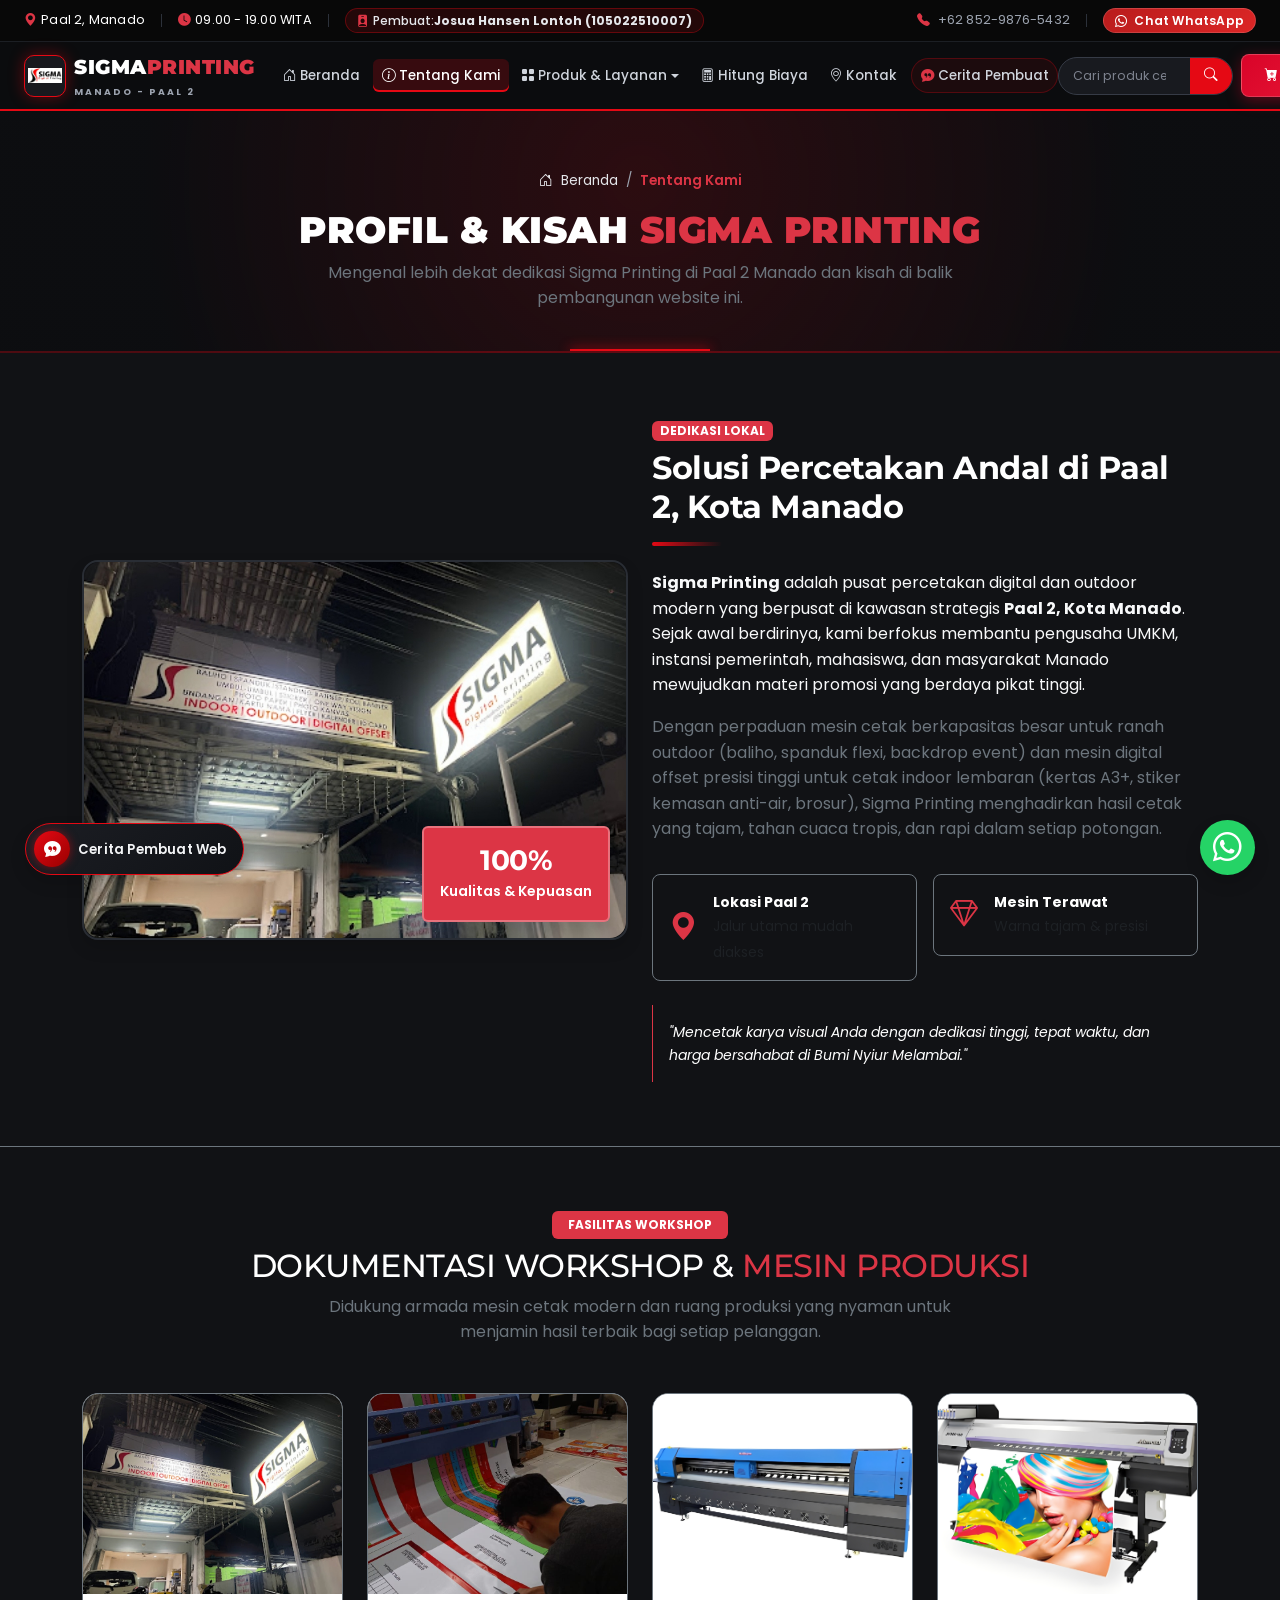
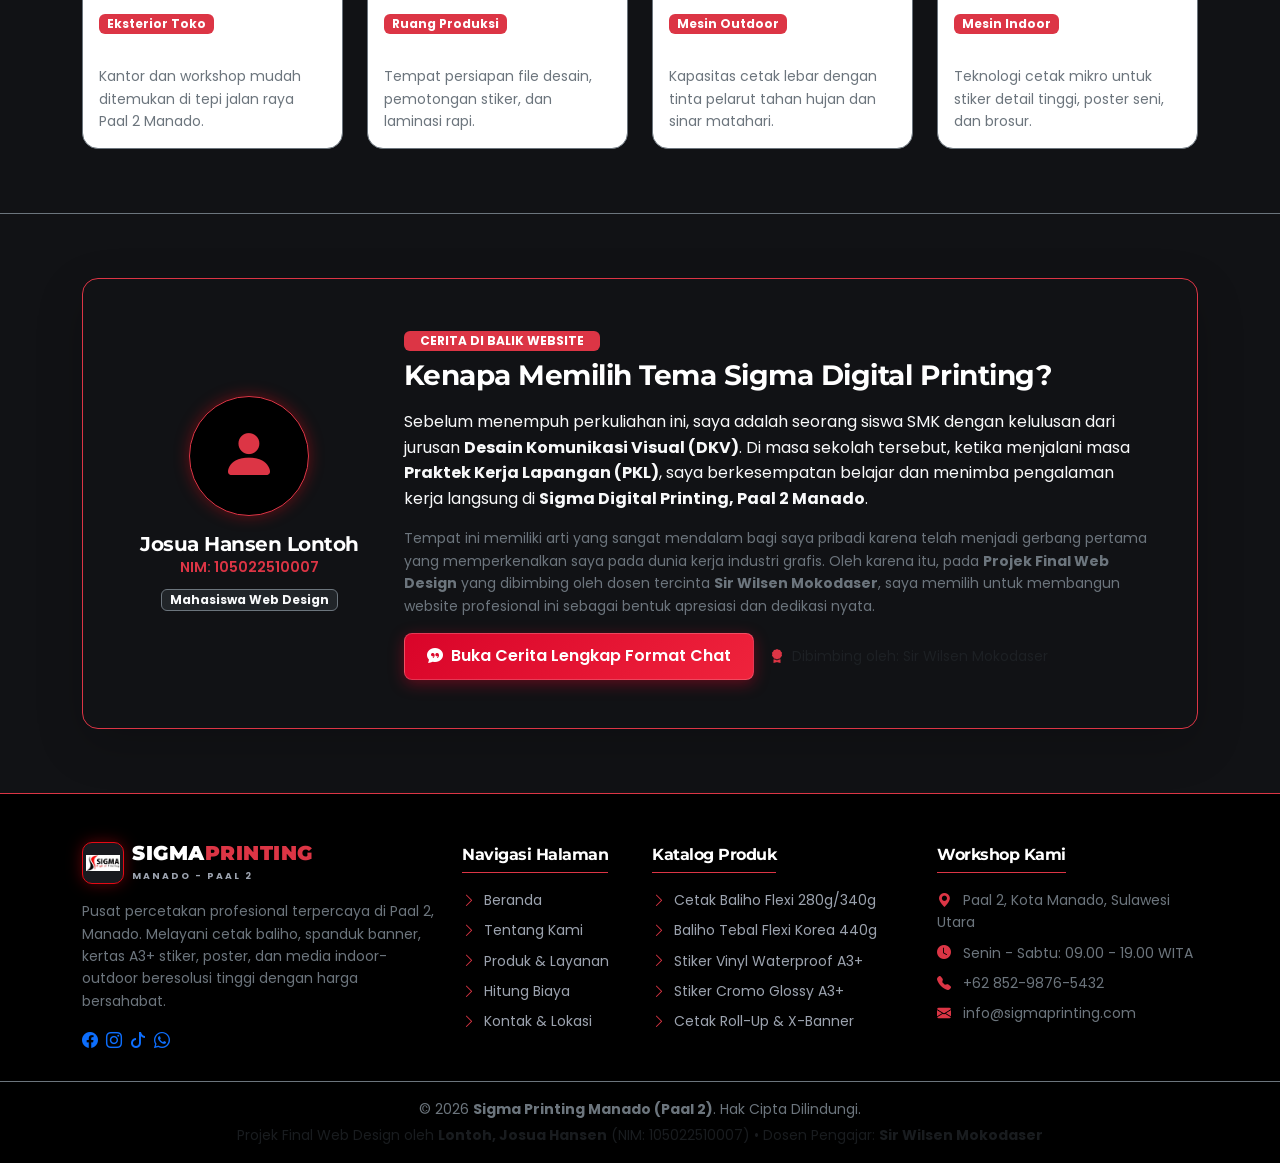
<file: tentang.html>
<!DOCTYPE html>
<html lang="id">
<head>
    <meta charset="UTF-8">
    <meta name="viewport" content="width=device-width, initial-scale=1.0">
    <title>Tentang Kami - Sigma Printing Manado (Paal 2)</title>
    
    <!-- Meta SEO -->
    <meta name="description" content="Profil lengkap Sigma Printing Manado di Paal 2. Pusat percetakan digital, baliho, dan offset dengan dedikasi tinggi dan mesin mutakhir.">
    <meta name="keywords" content="Tentang Sigma Printing, Percetakan Manado, Profil Sigma Printing, Percetakan Paal 2">

    <!-- Google Fonts: Poppins & Montserrat -->
    <link rel="preconnect" href="https://fonts.googleapis.com">
    <link rel="preconnect" href="https://fonts.gstatic.com" crossorigin>
    <link href="https://fonts.googleapis.com/css2?family=Montserrat:wght@400;600;700;800;900&family=Poppins:wght@300;400;500;600;700&display=swap" rel="stylesheet">

    <!-- Bootstrap 5 CSS -->
    <link href="https://cdn.jsdelivr.net/npm/bootstrap@5.3.2/dist/css/bootstrap.min.css" rel="stylesheet">
    
    <!-- Bootstrap Icons & FontAwesome -->
    <link rel="stylesheet" href="https://cdn.jsdelivr.net/npm/bootstrap-icons@1.11.3/font/bootstrap-icons.min.css">
    <link rel="stylesheet" href="https://cdnjs.cloudflare.com/ajax/libs/font-awesome/6.5.1/css/all.min.css">

    <!-- Custom CSS -->
    <link rel="stylesheet" href="style.css">
</head>
<body data-bs-spy="scroll" data-bs-target="#mainNavbar" data-bs-offset="90" tabindex="0">

    <!-- ==========================================
         TOP BAR INFO
         ========================================== -->
    <div class="top-bar py-2 text-white d-none d-md-block">
        <div class="container-fluid px-3 px-xl-4 px-xxl-5 d-flex justify-content-between align-items-center">
            <div class="top-info d-flex align-items-center gap-3">
                <span><i class="bi bi-geo-alt-fill text-danger me-1"></i> Paal 2, Manado</span>
                <span class="top-bar-divider"></span>
                <span><i class="bi bi-clock-fill text-danger me-1"></i> 09.00 - 19.00 WITA</span>
                <span class="top-bar-divider"></span>
                <button type="button" class="creator-badge-btn" onclick="openCreatorStory()" title="Lihat Cerita Pembuat Website">
                    <i class="bi bi-person-badge-fill text-danger me-1"></i> Pembuat: <strong>Josua Hansen Lontoh (105022510007)</strong>
                </button>
            </div>
            <div class="top-contact d-flex align-items-center gap-3">
                <span><i class="bi bi-telephone-fill text-danger me-1"></i> +62 852-9876-5432</span>
                <span class="top-bar-divider"></span>
                <a href="javascript:void(0)" onclick="showFormalityNotice('WhatsApp')" class="top-wa-badge text-decoration-none">
                    <i class="bi bi-whatsapp me-1"></i> Chat WhatsApp
                </a>
            </div>
        </div>
    </div>

    <!-- ==========================================
         NAVBAR UTAMA (MULTI-PAGE LINKED)
         ========================================== -->
    <nav id="mainNavbar" class="navbar navbar-expand-xl navbar-dark sticky-top">
        <div class="container-fluid px-3 px-xl-4 px-xxl-5">
            <a class="navbar-brand d-flex align-items-center gap-2" href="beranda.html">
                <span class="brand-badge">
                    <img src="images/logo.png" alt="Sigma Printing Logo" class="brand-logo-img">
                </span>
                <div class="brand-text">
                    <span class="brand-title">SIGMA<span class="text-danger">PRINTING</span></span>
                    <span class="brand-subtitle d-block">MANADO - PAAL 2</span>
                </div>
            </a>

            <button class="navbar-toggler custom-toggler border-0 shadow-none" type="button" data-bs-toggle="collapse" data-bs-target="#navbarContent" aria-controls="navbarContent" aria-expanded="false" aria-label="Toggle navigation">
                <span class="navbar-toggler-icon"></span>
            </button>

            <div class="collapse navbar-collapse" id="navbarContent">
                <ul class="navbar-nav mx-auto mb-2 mb-xl-0 align-items-xl-center gap-xl-1">
                    <li class="nav-item">
                        <a class="nav-link" href="beranda.html"><i class="bi bi-house-door me-1"></i> Beranda</a>
                    </li>
                    <li class="nav-item">
                        <a class="nav-link active" href="tentang.html"><i class="bi bi-info-circle me-1"></i> Tentang Kami</a>
                    </li>

                    <li class="nav-item dropdown">
                        <a class="nav-link dropdown-toggle" href="produk.html" id="produkDropdown" role="button" data-bs-toggle="dropdown" aria-expanded="false">
                            <i class="bi bi-grid-fill me-1"></i> Produk & Layanan
                        </a>
                        <ul class="dropdown-menu dropdown-menu-dark custom-dropdown shadow-lg" aria-labelledby="produkDropdown">
                            <li class="dropdown-header text-uppercase text-danger fw-bold">Katalog Produk Percetakan</li>
                            <li>
                                <a class="dropdown-item" href="produk.html#produk-baliho">
                                    <i class="bi bi-signpost-2 text-danger me-2"></i> Baliho & Spanduk Banner
                                    <span class="badge bg-danger ms-auto">Outdoor</span>
                                </a>
                            </li>
                            <li>
                                <a class="dropdown-item" href="produk.html#produk-kertas-a3">
                                    <i class="bi bi-file-earmark-image text-danger me-2"></i> Kertas A3+ Digital Printing
                                    <span class="badge bg-secondary ms-auto">Stiker</span>
                                </a>
                            </li>
                            <li>
                                <a class="dropdown-item" href="produk.html#produk-outdoor-indoor">
                                    <i class="bi bi-aspect-ratio text-danger me-2"></i> Cetak Outdoor & Indoor
                                    <span class="badge bg-warning text-dark ms-auto">High-Res</span>
                                </a>
                            </li>
                            <li><hr class="dropdown-divider border-secondary my-2"></li>
                            <li>
                                <a class="dropdown-item" href="kalkulator.html">
                                    <i class="bi bi-calculator-fill text-danger me-2"></i> Kalkulator Estimasi Biaya
                                </a>
                            </li>
                            <li>
                                <a class="dropdown-item" href="javascript:void(0)" onclick="openCreatorStory()">
                                    <i class="bi bi-chat-quote-fill text-danger me-2"></i> Cerita Pembuat (Josua)
                                </a>
                            </li>
                        </ul>
                    </li>

                    <li class="nav-item">
                        <a class="nav-link" href="kalkulator.html"><i class="bi bi-calculator me-1"></i> Hitung Biaya</a>
                    </li>
                    <li class="nav-item">
                        <a class="nav-link" href="kontak.html"><i class="bi bi-geo-alt me-1"></i> Kontak</a>
                    </li>
                    <li class="nav-item">
                        <a class="nav-link creator-nav-link" href="javascript:void(0)" onclick="openCreatorStory()" title="Cerita Latar Belakang Pembuat Website">
                            <i class="bi bi-chat-quote-fill text-danger me-1"></i> Cerita Pembuat
                        </a>
                    </li>
                </ul>

                <div class="nav-actions d-flex flex-column flex-xl-row align-items-stretch align-items-xl-center gap-2 mt-3 mt-xl-0">
                    <div class="nav-search-wrapper position-relative">
                        <form class="d-flex m-0" role="search" onsubmit="event.preventDefault(); triggerSearch();">
                            <div class="input-group search-input-group">
                                <input id="navbarSearchInput" class="form-control search-input" type="search" placeholder="Cari produk cetak..." aria-label="Search">
                                <button class="btn btn-search text-white" type="button" onclick="triggerSearch()" title="Cari Produk">
                                    <i class="bi bi-search"></i>
                                </button>
                            </div>
                        </form>
                        <div id="searchResultsBox" class="search-results-dropdown shadow d-none"></div>
                    </div>

                    <a href="kalkulator.html" class="btn btn-custom-accent nav-cta-btn anim-pulse">
                        <i class="bi bi-cart-plus-fill me-1"></i> Order Sekarang
                    </a>
                </div>
            </div>
        </div>
    </nav>

    <!-- ==========================================
         PAGE HERO BANNER
         ========================================== -->
    <div class="page-hero-banner text-center text-white">
        <div class="container">
            <div class="breadcrumb-custom mb-3 justify-content-center">
                <a href="beranda.html"><i class="bi bi-house-door me-1"></i> Beranda</a>
                <span>/</span>
                <span class="text-danger fw-semibold">Tentang Kami</span>
            </div>
            <h1 class="page-title mb-2">PROFIL & KISAH <span class="text-danger">SIGMA PRINTING</span></h1>
            <p class="text-secondary mx-auto mb-0" style="max-width: 650px;">
                Mengenal lebih dekat dedikasi Sigma Printing di Paal 2 Manado dan kisah di balik pembangunan website ini.
            </p>
        </div>
    </div>

    <!-- ==========================================
         PROFIL LENGKAP SIGMA PRINTING PAAL 2
         ========================================== -->
    <section class="py-5 bg-dark-card reveal-scroll">
        <div class="container py-3">
            <div class="row align-items-center gy-5">
                <div class="col-lg-6">
                    <div class="about-img-frame position-relative shadow card-hover-effect rounded-4 overflow-hidden">
                        <img src="images/FotoDepan.png" alt="Workshop Sigma Printing Manado" class="img-fluid rounded-4 w-100">
                        <div class="experience-badge bg-danger text-white p-3 rounded shadow position-absolute bottom-0 end-0 m-3">
                            <h3 class="fw-bold mb-0">100%</h3>
                            <small class="fw-semibold">Kualitas & Kepuasan</small>
                        </div>
                    </div>
                </div>

                <div class="col-lg-6 text-white">
                    <span class="badge bg-danger text-uppercase mb-2">Dedikasi Lokal</span>
                    <h2 class="fw-bold mb-3">Solusi Percetakan Andal di Paal 2, Kota Manado</h2>
                    <div class="title-underline mb-4"></div>
                    <p class="text-light">
                        <strong>Sigma Printing</strong> adalah pusat percetakan digital dan outdoor modern yang berpusat di kawasan strategis <strong>Paal 2, Kota Manado</strong>. Sejak awal berdirinya, kami berfokus membantu pengusaha UMKM, instansi pemerintah, mahasiswa, dan masyarakat Manado mewujudkan materi promosi yang berdaya pikat tinggi.
                    </p>
                    <p class="text-secondary">
                        Dengan perpaduan mesin cetak berkapasitas besar untuk ranah outdoor (baliho, spanduk flexi, backdrop event) dan mesin digital offset presisi tinggi untuk cetak indoor lembaran (kertas A3+, stiker kemasan anti-air, brosur), Sigma Printing menghadirkan hasil cetak yang tajam, tahan cuaca tropis, dan rapi dalam setiap potongan.
                    </p>

                    <div class="row g-3 my-2">
                        <div class="col-sm-6">
                            <div class="d-flex align-items-center gap-3 p-3 bg-darker-base rounded-3 border border-secondary">
                                <i class="bi bi-geo-alt-fill text-danger fs-3"></i>
                                <div>
                                    <strong class="d-block text-white small">Lokasi Paal 2</strong>
                                    <span class="text-muted small">Jalur utama mudah diakses</span>
                                </div>
                            </div>
                        </div>
                        <div class="col-sm-6">
                            <div class="d-flex align-items-center gap-3 p-3 bg-darker-base rounded-3 border border-secondary">
                                <i class="bi bi-gem text-danger fs-3"></i>
                                <div>
                                    <strong class="d-block text-white small">Mesin Terawat</strong>
                                    <span class="text-muted small">Warna tajam & presisi</span>
                                </div>
                            </div>
                        </div>
                    </div>

                    <div class="mt-4 p-3 border-start border-danger bg-darker-base rounded-end small">
                        <em>"Mencetak karya visual Anda dengan dedikasi tinggi, tepat waktu, dan harga bersahabat di Bumi Nyiur Melambai."</em>
                    </div>
                </div>
            </div>
        </div>
    </section>

    <!-- ==========================================
         GALERI FASILITAS WORKSHOP & MESIN CETAK
         ========================================== -->
    <section class="py-5 bg-darker-base border-top border-secondary reveal-scroll">
        <div class="container py-3">
            <div class="text-center mb-5">
                <span class="badge bg-danger px-3 py-2 text-uppercase fw-bold mb-2">Fasilitas Workshop</span>
                <h2 class="section-title text-white">DOKUMENTASI WORKSHOP & <span class="text-danger">MESIN PRODUKSI</span></h2>
                <p class="text-secondary mx-auto" style="max-width: 650px;">
                    Didukung armada mesin cetak modern dan ruang produksi yang nyaman untuk menjamin hasil terbaik bagi setiap pelanggan.
                </p>
            </div>

            <div class="row g-4">
                <div class="col-md-6 col-lg-3">
                    <div class="card h-100 bg-dark-card border border-secondary rounded-4 overflow-hidden card-hover-effect">
                        <div style="height: 200px;" class="overflow-hidden">
                            <img src="images/FotoDepan.png" class="w-100 h-100 object-fit-cover" alt="Tampak Depan">
                        </div>
                        <div class="p-3 text-white">
                            <span class="badge bg-danger mb-2">Eksterior Toko</span>
                            <h6 class="fw-bold mb-1">Tampak Depan Paal 2</h6>
                            <p class="text-secondary small mb-0">Kantor dan workshop mudah ditemukan di tepi jalan raya Paal 2 Manado.</p>
                        </div>
                    </div>
                </div>

                <div class="col-md-6 col-lg-3">
                    <div class="card h-100 bg-dark-card border border-secondary rounded-4 overflow-hidden card-hover-effect">
                        <div style="height: 200px;" class="overflow-hidden">
                            <img src="images/FotoDalam.jpeg" class="w-100 h-100 object-fit-cover" alt="Area Kerja Produksi">
                        </div>
                        <div class="p-3 text-white">
                            <span class="badge bg-danger mb-2">Ruang Produksi</span>
                            <h6 class="fw-bold mb-1">Area Kerja & Finishing</h6>
                            <p class="text-secondary small mb-0">Tempat persiapan file desain, pemotongan stiker, dan laminasi rapi.</p>
                        </div>
                    </div>
                </div>

                <div class="col-md-6 col-lg-3">
                    <div class="card h-100 bg-dark-card border border-secondary rounded-4 overflow-hidden card-hover-effect">
                        <div style="height: 200px;" class="overflow-hidden">
                            <img src="images/MesinOutdoor.jpg" class="w-100 h-100 object-fit-cover" alt="Mesin Outdoor">
                        </div>
                        <div class="p-3 text-white">
                            <span class="badge bg-danger mb-2">Mesin Outdoor</span>
                            <h6 class="fw-bold mb-1">Mesin Cetak Baliho</h6>
                            <p class="text-secondary small mb-0">Kapasitas cetak lebar dengan tinta pelarut tahan hujan dan sinar matahari.</p>
                        </div>
                    </div>
                </div>

                <div class="col-md-6 col-lg-3">
                    <div class="card h-100 bg-dark-card border border-secondary rounded-4 overflow-hidden card-hover-effect">
                        <div style="height: 200px;" class="overflow-hidden">
                            <img src="images/MesinIndoor.jpg" class="w-100 h-100 object-fit-cover" alt="Mesin Indoor">
                        </div>
                        <div class="p-3 text-white">
                            <span class="badge bg-danger mb-2">Mesin Indoor</span>
                            <h6 class="fw-bold mb-1">Mesin Indoor & A3+</h6>
                            <p class="text-secondary small mb-0">Teknologi cetak mikro untuk stiker detail tinggi, poster seni, dan brosur.</p>
                        </div>
                    </div>
                </div>
            </div>
        </div>
    </section>

    <!-- ==========================================
         SEKSI KHUSUS: CERITA & LATAR BELAKANG PEMBUAT WEBSITE
         ========================================== -->
    <section class="py-5 bg-dark-card border-top border-secondary reveal-scroll">
        <div class="container py-3">
            <div class="p-4 p-md-5 bg-darker-base border border-danger rounded-4 shadow-lg">
                <div class="row align-items-center gy-4">
                    <div class="col-lg-3 text-center">
                        <div class="mx-auto mb-3 d-flex align-items-center justify-content-center rounded-circle border border-danger bg-black" style="width: 120px; height: 120px; box-shadow: var(--glow-red);">
                            <i class="bi bi-person-fill text-danger display-4"></i>
                        </div>
                        <h5 class="fw-bold text-white mb-0">Josua Hansen Lontoh</h5>
                        <p class="text-danger small fw-semibold mb-2">NIM: 105022510007</p>
                        <span class="badge bg-dark border border-secondary text-light">Mahasiswa Web Design</span>
                    </div>

                    <div class="col-lg-9 text-white border-start-lg border-secondary ps-lg-4">
                        <div class="badge bg-danger text-uppercase px-3 py-1 fw-bold mb-2">Cerita di Balik Website</div>
                        <h3 class="fw-bold mb-3">Kenapa Memilih Tema Sigma Digital Printing?</h3>
                        <p class="text-light">
                            Sebelum menempuh perkuliahan ini, saya adalah seorang siswa SMK dengan kelulusan dari jurusan <strong>Desain Komunikasi Visual (DKV)</strong>. Di masa sekolah tersebut, ketika menjalani masa <strong>Praktek Kerja Lapangan (PKL)</strong>, saya berkesempatan belajar dan menimba pengalaman kerja langsung di <strong>Sigma Digital Printing, Paal 2 Manado</strong>.
                        </p>
                        <p class="text-secondary small mb-3">
                            Tempat ini memiliki arti yang sangat mendalam bagi saya pribadi karena telah menjadi gerbang pertama yang memperkenalkan saya pada dunia kerja industri grafis. Oleh karena itu, pada <strong>Projek Final Web Design</strong> yang dibimbing oleh dosen tercinta <strong>Sir Wilsen Mokodaser</strong>, saya memilih untuk membangun website profesional ini sebagai bentuk apresiasi dan dedikasi nyata.
                        </p>
                        <div class="d-flex flex-wrap gap-3 align-items-center">
                            <button type="button" class="btn btn-custom-accent" onclick="openCreatorStory()">
                                <i class="bi bi-chat-quote-fill me-2"></i> Buka Cerita Lengkap Format Chat
                            </button>
                            <span class="text-muted small">
                                <i class="bi bi-award-fill text-danger me-1"></i> Dibimbing oleh: Sir Wilsen Mokodaser
                            </span>
                        </div>
                    </div>
                </div>
            </div>
        </div>
    </section>

    <!-- ==========================================
         FOOTER
         ========================================== -->
    <footer class="footer-section bg-black text-white pt-5 pb-3 border-top border-danger">
        <div class="container pb-4">
            <div class="row gy-4">
                <div class="col-lg-4 col-md-6">
                    <div class="d-flex align-items-center gap-2 mb-3">
                        <span class="brand-badge">
                            <img src="images/logo.png" alt="Sigma Printing Logo" class="footer-logo-img">
                        </span>
                        <div>
                            <span class="brand-title">SIGMA<span class="text-danger">PRINTING</span></span>
                            <span class="brand-subtitle d-block">MANADO - PAAL 2</span>
                        </div>
                    </div>
                    <p class="text-secondary small mb-3">
                        Pusat percetakan profesional terpercaya di Paal 2, Manado. Melayani cetak baliho, spanduk banner, kertas A3+ stiker, poster, dan media indoor-outdoor beresolusi tinggi dengan harga bersahabat.
                    </p>
                    <div class="d-flex gap-2">
                        <a href="javascript:void(0)" onclick="showFormalityNotice('Facebook')" class="social-icon-btn" title="Facebook"><i class="bi bi-facebook"></i></a>
                        <a href="javascript:void(0)" onclick="showFormalityNotice('Instagram')" class="social-icon-btn" title="Instagram"><i class="bi bi-instagram"></i></a>
                        <a href="javascript:void(0)" onclick="showFormalityNotice('TikTok')" class="social-icon-btn" title="TikTok"><i class="bi bi-tiktok"></i></a>
                        <a href="javascript:void(0)" onclick="showFormalityNotice('WhatsApp')" class="social-icon-btn" title="WhatsApp"><i class="bi bi-whatsapp"></i></a>
                    </div>
                </div>

                <div class="col-lg-2 col-md-6">
                    <h6 class="text-white fw-bold mb-3 border-bottom border-danger pb-2 d-inline-block">Navigasi Halaman</h6>
                    <ul class="list-unstyled footer-links small">
                        <li><a href="beranda.html"><i class="bi bi-chevron-right text-danger me-1"></i> Beranda</a></li>
                        <li><a href="tentang.html"><i class="bi bi-chevron-right text-danger me-1"></i> Tentang Kami</a></li>
                        <li><a href="produk.html"><i class="bi bi-chevron-right text-danger me-1"></i> Produk & Layanan</a></li>
                        <li><a href="kalkulator.html"><i class="bi bi-chevron-right text-danger me-1"></i> Hitung Biaya</a></li>
                        <li><a href="kontak.html"><i class="bi bi-chevron-right text-danger me-1"></i> Kontak & Lokasi</a></li>
                    </ul>
                </div>

                <div class="col-lg-3 col-md-6">
                    <h6 class="text-white fw-bold mb-3 border-bottom border-danger pb-2 d-inline-block">Katalog Produk</h6>
                    <ul class="list-unstyled footer-links small">
                        <li><a href="produk.html#produk-baliho"><i class="bi bi-chevron-right text-danger me-1"></i> Cetak Baliho Flexi 280g/340g</a></li>
                        <li><a href="produk.html#produk-baliho"><i class="bi bi-chevron-right text-danger me-1"></i> Baliho Tebal Flexi Korea 440g</a></li>
                        <li><a href="produk.html#produk-kertas-a3"><i class="bi bi-chevron-right text-danger me-1"></i> Stiker Vinyl Waterproof A3+</a></li>
                        <li><a href="produk.html#produk-kertas-a3"><i class="bi bi-chevron-right text-danger me-1"></i> Stiker Cromo Glossy A3+</a></li>
                        <li><a href="produk.html#produk-outdoor-indoor"><i class="bi bi-chevron-right text-danger me-1"></i> Cetak Roll-Up & X-Banner</a></li>
                    </ul>
                </div>

                <div class="col-lg-3 col-md-6">
                    <h6 class="text-white fw-bold mb-3 border-bottom border-danger pb-2 d-inline-block">Workshop Kami</h6>
                    <ul class="list-unstyled small text-secondary">
                        <li class="mb-2"><i class="bi bi-geo-alt-fill text-danger me-2"></i> Paal 2, Kota Manado, Sulawesi Utara</li>
                        <li class="mb-2"><i class="bi bi-clock-fill text-danger me-2"></i> Senin - Sabtu: 09.00 - 19.00 WITA</li>
                        <li class="mb-2"><i class="bi bi-telephone-fill text-danger me-2"></i> +62 852-9876-5432</li>
                        <li><i class="bi bi-envelope-fill text-danger me-2"></i> info@sigmaprinting.com</li>
                    </ul>
                </div>
            </div>
        </div>

        <div class="footer-bottom border-top border-secondary pt-3 text-center text-secondary small">
            <div class="container">
                <p class="mb-1">&copy; 2026 <strong>Sigma Printing Manado (Paal 2)</strong>. Hak Cipta Dilindungi.</p>
                <p class="mb-0 text-muted">
                    Projek Final Web Design oleh <strong>Lontoh, Josua Hansen</strong> (NIM: 105022510007) • Dosen Pengajar: <strong>Sir Wilsen Mokodaser</strong>
                </p>
            </div>
        </div>
    </footer>

    <!-- Modals & Floating Buttons -->
    <div class="modal fade" id="formalityNoticeModal" tabindex="-1" aria-labelledby="formalityModalLabel" aria-hidden="true">
        <div class="modal-dialog modal-dialog-centered">
            <div class="modal-content bg-dark text-white border border-danger shadow-lg">
                <div class="modal-header border-secondary pb-2">
                    <div class="d-flex align-items-center gap-2">
                        <i class="bi bi-info-circle-fill text-danger fs-5"></i>
                        <h5 class="modal-title fw-bold" id="formalityModalLabel">Informasi Sistem</h5>
                    </div>
                    <button type="button" class="btn-close btn-close-white" data-bs-dismiss="modal" aria-label="Close"></button>
                </div>
                <div class="modal-body text-center py-4">
                    <div class="notice-icon-circle mx-auto mb-3">
                        <i class="bi bi-shield-exclamation text-danger"></i>
                    </div>
                    <h5 class="fw-bold text-white mb-2" id="formalityNoticeTitle">Fitur Hanya untuk Formalitas</h5>
                    <p class="text-secondary small px-3 mb-0" id="formalityNoticeDesc">
                        Tautan ini dibuat untuk formalitas demonstrasi projek web design.
                    </p>
                </div>
                <div class="modal-footer border-secondary justify-content-center">
                    <button type="button" class="btn btn-custom-primary btn-sm px-4" data-bs-dismiss="modal">
                        <i class="bi bi-check2-circle me-1"></i> Saya Mengerti
                    </button>
                </div>
            </div>
        </div>
    </div>

    <!-- Modal Cerita Pembuat -->
    <div class="modal fade" id="creatorStoryModal" tabindex="-1" aria-labelledby="creatorStoryLabel" aria-hidden="true">
        <div class="modal-dialog modal-dialog-centered modal-lg">
            <div class="modal-content creator-chat-modal text-white">
                <div class="modal-header chat-modal-header border-secondary">
                    <div class="d-flex align-items-center gap-3">
                        <div class="chat-avatar-creator">
                            <i class="bi bi-person-fill"></i>
                        </div>
                        <div>
                            <h5 class="modal-title fw-bold mb-0 text-white" id="creatorStoryLabel">
                                Cerita Pembuat Website <span class="badge bg-danger ms-1">Josua Hansen Lontoh</span>
                            </h5>
                            <small class="text-secondary">NIM: 105022510007 • Kelas Web Design • Sir Wilsen Mokodaser</small>
                        </div>
                    </div>
                    <button type="button" class="btn-close btn-close-white" data-bs-dismiss="modal" aria-label="Close"></button>
                </div>

                <div class="modal-body chat-modal-body py-4">
                    <div class="chat-bubble-row">
                        <div class="chat-avatar-mini">JH</div>
                        <div class="chat-bubble shadow-sm">
                            <div class="chat-bubble-author text-danger fw-bold small mb-1">
                                <i class="bi bi-mortarboard-fill me-1"></i> Latar Belakang & Identitas Pembuat
                            </div>
                            <p class="mb-0">
                                Halo semuanya! Perkenalkan, saya <strong>Lontoh, Josua Hansen</strong> dengan NIM <strong>105022510007</strong>. Website ini dirancang dan dibangun sebagai <strong>Projek Final mata kuliah Web Design</strong> yang diampu oleh dosen pengajar <strong>Sir Wilsen Mokodaser</strong>.
                            </p>
                            <span class="chat-timestamp">Tujuan Projek Final</span>
                        </div>
                    </div>

                    <div class="chat-bubble-row">
                        <div class="chat-avatar-mini">JH</div>
                        <div class="chat-bubble shadow-sm">
                            <div class="chat-bubble-author text-danger fw-bold small mb-1">
                                <i class="bi bi-brush-fill me-1"></i> Jejak Langkah dari Siswa SMK DKV
                            </div>
                            <p class="mb-0">
                                Sebelum melanjutkan studi di perguruan tinggi, saya adalah siswa SMK dengan latar belakang kelulusan jurusan <strong>Desain Komunikasi Visual (DKV)</strong>. Di masa sekolah tersebut, saat menjalani program <strong>Praktek Kerja Lapangan (PKL)</strong>, saya mendapatkan kesempatan berharga untuk ditempatkan, mencari ilmu, dan menimba pengalaman nyata langsung di perusahaan percetakan ternama: <strong>Sigma Digital Printing</strong> yang berlokasi di Paal 2, Manado.
                            </p>
                            <span class="chat-timestamp">Pengalaman Nyata</span>
                        </div>
                    </div>

                    <div class="chat-bubble-row">
                        <div class="chat-avatar-mini">JH</div>
                        <div class="chat-bubble shadow-sm">
                            <div class="chat-bubble-author text-danger fw-bold small mb-1">
                                <i class="bi bi-lightbulb-fill me-1"></i> Alasan Memilih Tema Sigma Digital Printing
                            </div>
                            <p class="mb-1">
                                Di Sigma Digital Printing, mata saya benar-benar terbuka lebar melihat bagaimana industri kreatif percetakan bekerja: dari proses cetak baliho raksasa, presisi digital offset lembaran A3+, stiker kemasan produk, hingga berbagai media promosi indoor dan outdoor.
                            </p>
                            <p class="mb-0">
                                Saya membuat website ini karena menurut saya <strong>sangat keren dan bermakna jika saya membuat website dari tempat yang sudah berjasa membantu saya untuk mengenal dan merasakan langsung dunia kerja untuk pertama kalinya!</strong> 🚀
                            </p>
                            <span class="chat-timestamp">Inspirasi & Makna</span>
                        </div>
                    </div>

                    <div class="chat-bubble-row">
                        <div class="chat-avatar-mini">JH</div>
                        <div class="chat-bubble shadow-sm highlight-bubble">
                            <div class="chat-bubble-author text-danger fw-bold small mb-1">
                                <i class="bi bi-award-fill me-1"></i> Dedikasi & Terima Kasih untuk Sir Wilsen
                            </div>
                            <p class="mb-1">
                                Melalui website ini, saya menggabungkan fondasi estetika visual yang saya pelajari dari SMK DKV dengan keterampilan pemrograman web modern (HTML5, Bootstrap 5, styling CSS Merah-Hitam-Putih yang elegan, dan fitur interaktif JavaScript seperti kalkulator cetak dan pencarian produk).
                            </p>
                            <p class="mb-0">
                                Terima kasih yang sebesar-besarnya saya ucapkan kepada <strong>Sir Wilsen Mokodaser</strong> atas segala bimbingan, arahan, dan ilmu yang sangat bermanfaat selama perkuliahan Web Design ini. Semoga karya ini dapat memberikan hasil terbaik dan bermanfaat! 🙏 ✨
                            </p>
                            <span class="chat-timestamp">Lontoh, Josua Hansen • NIM 105022510007</span>
                        </div>
                    </div>
                </div>

                <div class="modal-footer border-secondary justify-content-between">
                    <button type="button" class="btn btn-secondary btn-sm" data-bs-dismiss="modal">
                        <i class="bi bi-x-lg me-1"></i> Tutup Pesan
                    </button>
                    <a href="produk.html" class="btn btn-custom-accent btn-sm">
                        <i class="bi bi-grid-fill me-1"></i> Lihat Katalog Produk
                    </a>
                </div>
            </div>
        </div>
    </div>

    <!-- Tombol Mengambang (Floating Action Buttons) -->
    <button id="floatingStoryBtn" class="floating-story-btn shadow" aria-label="Cerita Pembuat Website" onclick="openCreatorStory()" title="Cerita di Balik Website - Josua Hansen Lontoh">
        <div class="story-avatar-icon">
            <i class="bi bi-chat-quote-fill"></i>
        </div>
        <span class="story-btn-label d-none d-sm-inline">
            Cerita Pembuat Web
        </span>
    </button>

    <a href="javascript:void(0)" onclick="showFormalityNotice('WhatsApp')" class="floating-wa shadow" aria-label="WhatsApp Sigma Printing">
        <i class="bi bi-whatsapp"></i>
        <span class="floating-tooltip">Chat WA Kami</span>
    </a>

    <button id="backToTopBtn" class="floating-top shadow" aria-label="Kembali ke atas" onclick="scrollToTop()">
        <i class="bi bi-chevron-up"></i>
    </button>

    <!-- Bootstrap 5 Bundle JS CDN -->
    <script src="https://cdn.jsdelivr.net/npm/bootstrap@5.3.2/dist/js/bootstrap.bundle.min.js"></script>

    <!-- Custom JS -->
    <script src="script.js"></script>
</body>
</html>
</file>
<file: style.css>
/* ==========================================================================
   SIGMA PRINTING MANADO - STYLE SHEET
   Tema Warna Utama: Merah (Crimson/Red), Hitam (Black/Charcoal), Putih (White)
   Aksen Button: Harmonious Bold Red-Orange Gradient & High-Contrast Accents
   ========================================================================== */

:root {
    /* Palet Warna Utama */
    --color-primary-red: #e50914;        /* Merah khas Sigma */
    --color-primary-red-hover: #c10711;  /* Merah gelap saat hover */
    --color-accent-red-bright: #ff2d37;  /* Aksen merah menyala */
    --color-accent-amber: #f59e0b;       /* Aksen emas/oranye hangat pendukung */
    
    --color-pure-black: #080808;         /* Hitam pekat */
    --color-dark-bg: #111215;            /* Hitam latar belakang utama */
    --color-dark-card: #181a1e;          /* Hitam keabuan untuk kartu */
    --color-dark-border: #292d34;        /* Garis batas kartu */
    
    --color-pure-white: #ffffff;         /* Putih bersih */
    --color-light-gray: #f3f4f6;         /* Abu-abu terang */
    --color-muted-gray: #9ca3af;         /* Abu-abu teks redup */

    /* Typography */
    --font-heading: 'Montserrat', sans-serif;
    --font-body: 'Poppins', sans-serif;
    
    /* Efek & Shadow */
    --glow-red: 0 0 15px rgba(229, 9, 20, 0.4);
    --card-shadow: 0 10px 30px rgba(0, 0, 0, 0.4);
    --transition-fast: all 0.3s cubic-bezier(0.4, 0, 0.2, 1);
}

/* Base Reset & Body */
html {
    scroll-behavior: smooth;
    scroll-padding-top: 85px;
}

body {
    font-family: var(--font-body);
    background-color: var(--color-dark-bg);
    color: var(--color-light-gray);
    line-height: 1.6;
    overflow-x: hidden;
}

body.welcome-locked {
    overflow: hidden !important;
    height: 100vh !important;
}

h1, h2, h3, h4, h5, h6 {
    font-family: var(--font-heading);
    letter-spacing: -0.5px;
}

.bg-darker {
    background-color: #0b0c0e !important;
}

/* ==========================================================================
   LAYAR AWAL (WELCOME SCREEN)
   ========================================================================== */
.welcome-screen {
    position: fixed;
    top: 0;
    left: 0;
    width: 100vw;
    height: 100vh;
    z-index: 99999;
    background: radial-gradient(circle at 50% 35%, rgba(229, 9, 20, 0.22) 0%, #0d0e12 60%, #060608 100%);
    display: flex;
    align-items: center;
    justify-content: center;
    transition: opacity 0.6s cubic-bezier(0.4, 0, 0.2, 1), visibility 0.6s cubic-bezier(0.4, 0, 0.2, 1), transform 0.6s cubic-bezier(0.4, 0, 0.2, 1);
    overflow: hidden;
    padding: 1.5rem;
}

.welcome-screen.hide-welcome {
    opacity: 0;
    visibility: hidden;
    transform: scale(1.04);
    pointer-events: none;
}

.welcome-content {
    max-width: 620px;
    width: 100%;
    background: rgba(18, 20, 25, 0.94);
    border: 1px solid rgba(229, 9, 20, 0.4);
    border-radius: 22px;
    padding: 3rem 2.2rem;
    box-shadow: 0 25px 60px rgba(0, 0, 0, 0.85), 0 0 45px rgba(229, 9, 20, 0.25);
    backdrop-filter: blur(16px);
    animation: welcomeAppear 0.8s cubic-bezier(0.16, 1, 0.3, 1);
}

@keyframes welcomeAppear {
    0% {
        opacity: 0;
        transform: translateY(30px) scale(0.96);
    }
    100% {
        opacity: 1;
        transform: translateY(0) scale(1);
    }
}

.welcome-logo-badge {
    width: 82px;
    height: 82px;
    margin: 0 auto;
    display: flex;
    align-items: center;
    justify-content: center;
    background: #15171b;
    border: 2px solid var(--color-primary-red);
    border-radius: 20px;
    box-shadow: 0 0 30px rgba(229, 9, 20, 0.6);
    animation: pulseLogo 3s ease-in-out infinite;
    overflow: hidden;
    padding: 8px;
}

.welcome-logo-img {
    max-width: 100%;
    max-height: 100%;
    object-fit: contain;
}

@keyframes pulseLogo {
    0%, 100% {
        transform: scale(1);
        box-shadow: 0 0 25px rgba(229, 9, 20, 0.5);
    }
    50% {
        transform: scale(1.05);
        box-shadow: 0 0 35px rgba(229, 9, 20, 0.8);
    }
}

.welcome-title {
    font-size: clamp(1.8rem, 4.5vw, 2.5rem);
    letter-spacing: -0.5px;
    line-height: 1.2;
}

.welcome-subtitle {
    font-size: 0.95rem;
    line-height: 1.6;
    color: #d1d5db;
    max-width: 500px;
}

.btn-welcome-enter {
    background: linear-gradient(135deg, #d90429, #ef233c);
    color: var(--color-pure-white);
    font-family: var(--font-heading);
    font-weight: 700;
    font-size: 1.05rem;
    padding: 0.8rem 2.2rem;
    border-radius: 50px;
    border: 1px solid rgba(255, 255, 255, 0.25);
    box-shadow: 0 8px 25px rgba(217, 4, 41, 0.5);
    transition: var(--transition-fast);
    display: inline-flex;
    align-items: center;
    justify-content: center;
    cursor: pointer;
}

.btn-welcome-enter:hover {
    background: linear-gradient(135deg, #ef233c, #ff3355);
    color: var(--color-pure-white);
    transform: translateY(-3px) scale(1.02);
    box-shadow: 0 12px 30px rgba(239, 35, 60, 0.7);
}

.btn-welcome-story {
    background: rgba(255, 255, 255, 0.07);
    color: var(--color-pure-white);
    font-family: var(--font-heading);
    font-weight: 600;
    font-size: 0.95rem;
    padding: 0.8rem 1.8rem;
    border-radius: 50px;
    border: 1px solid rgba(229, 9, 20, 0.45);
    transition: var(--transition-fast);
    display: inline-flex;
    align-items: center;
    justify-content: center;
    cursor: pointer;
}

.btn-welcome-story:hover {
    background: rgba(229, 9, 20, 0.2);
    border-color: var(--color-primary-red);
    color: var(--color-pure-white);
    transform: translateY(-2px);
    box-shadow: 0 0 15px rgba(229, 9, 20, 0.4);
}

.welcome-quick-links {
    margin-top: 1rem;
}

.welcome-quick-links .btn {
    font-size: 0.8rem;
    padding: 0.35rem 0.75rem;
    border-radius: 20px;
    border-color: rgba(255, 255, 255, 0.18);
    background: rgba(255, 255, 255, 0.04);
    transition: var(--transition-fast);
}

.welcome-quick-links .btn:hover {
    background: var(--color-primary-red);
    border-color: var(--color-primary-red);
    color: var(--color-pure-white) !important;
    transform: translateY(-2px);
    box-shadow: 0 4px 12px rgba(229, 9, 20, 0.4);
}

/* ==========================================================================
   TOP BAR INFO (DIRAPIKAN & SEIMBANG)
   ========================================================================== */
.top-bar {
    background-color: var(--color-pure-black);
    font-size: 0.8rem;
    border-bottom: 1px solid #1c1f24;
    letter-spacing: 0.2px;
}

.top-bar-divider {
    display: inline-block;
    width: 1px;
    height: 13px;
    background-color: #2c313a;
}

.top-info span {
    display: inline-flex;
    align-items: center;
    font-weight: 400;
}

.top-contact span {
    color: #9ca3af;
}

.creator-badge-btn {
    background: rgba(229, 9, 20, 0.12);
    color: #e5e7eb;
    border: 1px solid rgba(229, 9, 20, 0.35);
    padding: 2px 11px;
    border-radius: 20px;
    font-size: 0.76rem;
    font-weight: 500;
    transition: var(--transition-fast);
    cursor: pointer;
    display: inline-flex;
    align-items: center;
}

.creator-badge-btn:hover {
    background: var(--color-primary-red);
    color: var(--color-pure-white);
    transform: translateY(-1px);
    box-shadow: 0 0 12px rgba(229, 9, 20, 0.5);
}

.top-wa-badge {
    background: linear-gradient(135deg, #b91c1c, #dc2626);
    color: var(--color-pure-white) !important;
    padding: 2px 11px;
    border-radius: 20px;
    font-weight: 600;
    font-size: 0.76rem;
    border: 1px solid rgba(255, 255, 255, 0.15);
    transition: var(--transition-fast);
    cursor: pointer;
}

.top-wa-badge:hover {
    background: linear-gradient(135deg, #dc2626, #ef4444);
    box-shadow: 0 0 12px rgba(220, 38, 38, 0.5);
    transform: translateY(-1px);
}

/* ==========================================================================
   NAVBAR & BRANDING (DIRAPIKAN & SUPER SIMETRIS)
   ========================================================================== */
.navbar {
    background-color: rgba(12, 13, 15, 0.98) !important;
    backdrop-filter: blur(14px);
    border-bottom: 2px solid var(--color-primary-red);
    padding: 0.55rem 0;
    transition: var(--transition-fast);
    overflow: visible !important;
}

.navbar .container-fluid {
    overflow: visible !important;
}

.navbar-brand {
    padding: 0;
    margin-right: 1.25rem;
    flex-shrink: 0;
}

.brand-badge {
    display: inline-flex;
    align-items: center;
    justify-content: center;
    width: 42px;
    height: 42px;
    background: #18191e;
    border: 1.5px solid var(--color-primary-red);
    border-radius: 10px;
    padding: 3px;
    box-shadow: var(--glow-red);
    overflow: hidden;
    flex-shrink: 0;
}

.brand-logo-img,
.footer-logo-img {
    max-width: 100%;
    max-height: 100%;
    object-fit: contain;
}

.brand-title {
    font-family: var(--font-heading);
    font-weight: 900;
    font-size: 1.22rem;
    letter-spacing: 0.5px;
    color: var(--color-pure-white);
    line-height: 1;
    white-space: nowrap;
}

.brand-subtitle {
    font-size: 0.58rem;
    font-weight: 700;
    letter-spacing: 2px;
    color: var(--color-muted-gray);
    margin-top: 2px;
    white-space: nowrap;
}

/* Nav Links Styling */
.navbar-nav {
    display: flex;
    align-items: center;
    flex-wrap: nowrap;
}

.navbar-nav .nav-link {
    font-weight: 500;
    font-size: 0.86rem;
    color: #cfd4dc !important;
    padding: 0.42rem 0.65rem !important;
    border-radius: 6px;
    display: inline-flex;
    align-items: center;
    transition: var(--transition-fast);
    white-space: nowrap;
}

.navbar-nav .nav-link:hover {
    color: var(--color-pure-white) !important;
    background-color: rgba(229, 9, 20, 0.12);
}

.navbar-nav .nav-link.active {
    color: var(--color-pure-white) !important;
    background-color: rgba(229, 9, 20, 0.2);
    box-shadow: inset 0 -2px 0 var(--color-primary-red);
}

.creator-nav-link {
    background: rgba(229, 9, 20, 0.08);
    border: 1px solid rgba(229, 9, 20, 0.28);
    border-radius: 20px !important;
    padding: 0.35rem 0.75rem !important;
    margin-left: 2px;
}

.creator-nav-link:hover {
    background: rgba(229, 9, 20, 0.25) !important;
    border-color: var(--color-primary-red) !important;
}

/* Custom Dropdown Styling */
.custom-dropdown {
    background-color: #121316 !important;
    border: 1px solid var(--color-dark-border) !important;
    border-top: 3px solid var(--color-primary-red) !important;
    padding: 0.6rem;
    border-radius: 10px;
    min-width: 290px;
    z-index: 1050;
}

.custom-dropdown .dropdown-item {
    color: #e5e7eb;
    padding: 0.55rem 0.85rem;
    font-size: 0.85rem;
    border-radius: 6px;
    display: flex;
    align-items: center;
    transition: var(--transition-fast);
}

.custom-dropdown .dropdown-item:hover {
    background-color: var(--color-primary-red);
    color: var(--color-pure-white);
    transform: translateX(4px);
}

.custom-dropdown .dropdown-header {
    font-size: 0.72rem;
    letter-spacing: 1.5px;
}

/* ==========================================================================
   NAVBAR RIGHT ACTIONS (SEARCH & CTA) - TIDAK AKAN TERPOTONG
   ========================================================================== */
.nav-actions {
    display: flex;
    align-items: center;
    gap: 10px;
    flex-shrink: 0;
    overflow: visible !important;
}

.nav-search-wrapper {
    width: 185px;
    position: relative;
    flex-shrink: 0;
    overflow: visible !important;
    transition: width 0.25s ease;
}

.nav-search-wrapper:focus-within {
    width: 230px;
}

.search-input-group {
    background: #181a1f;
    border: 1px solid #363b46;
    border-radius: 30px;
    overflow: hidden;
    height: 38px;
    width: 100%;
    display: flex;
    align-items: center;
    transition: var(--transition-fast);
}

.search-input-group:focus-within {
    border-color: var(--color-primary-red);
    box-shadow: 0 0 10px rgba(229, 9, 20, 0.45);
}

.search-input {
    background: transparent !important;
    border: none !important;
    color: var(--color-pure-white) !important;
    font-size: 0.82rem;
    padding-left: 14px;
    height: 100%;
    min-width: 0;
}

.search-input::placeholder {
    color: #7d828e;
    font-size: 0.78rem;
}

.btn-search {
    background: var(--color-primary-red);
    border: none;
    padding: 0 14px;
    height: 100%;
    display: flex;
    align-items: center;
    justify-content: center;
    font-size: 0.85rem;
    flex-shrink: 0;
    transition: var(--transition-fast);
}

.btn-search:hover {
    background: var(--color-primary-red-hover);
}

/* DROPDOWN HASIL SEARCH RATA KANAN (TIDAK AKAN KELUAR ATAU TERPOTONG DARI LAYAR) */
.search-results-dropdown {
    position: absolute;
    top: calc(100% + 8px);
    right: 0;
    left: auto;
    width: 320px;
    max-width: 90vw;
    background: #14161a;
    border: 1px solid var(--color-dark-border);
    border-top: 2px solid var(--color-primary-red);
    border-radius: 10px;
    max-height: 360px;
    overflow-y: auto;
    z-index: 10000;
    box-shadow: 0 15px 35px rgba(0, 0, 0, 0.9), 0 0 20px rgba(229, 9, 20, 0.25);
    padding: 0.5rem;
}

.search-result-item {
    padding: 8px 12px;
    border-radius: 6px;
    color: #e5e7eb;
    text-decoration: none;
    display: block;
    font-size: 0.83rem;
    border-bottom: 1px solid #1f2329;
    cursor: pointer;
    white-space: normal;
    word-break: break-word;
    transition: var(--transition-fast);
}

.search-result-item:last-child {
    border-bottom: none;
}

.search-result-item:hover {
    background: var(--color-primary-red);
    color: var(--color-pure-white);
}

/* Nav CTA Button */
.nav-cta-btn {
    white-space: nowrap;
    padding: 0.48rem 1.15rem;
    font-size: 0.84rem;
    border-radius: 20px;
    display: inline-flex;
    align-items: center;
    justify-content: center;
    flex-shrink: 0;
}

.custom-toggler {
    padding: 0.35rem 0.65rem;
    background: #181a20;
    border: 1px solid rgba(229, 9, 20, 0.4) !important;
    border-radius: 8px;
    transition: var(--transition-fast);
}

.custom-toggler:hover,
.custom-toggler:focus {
    border-color: var(--color-primary-red) !important;
    box-shadow: 0 0 10px rgba(229, 9, 20, 0.4);
}



/* ==========================================================================
   BUTTONS (Merah, Hitam, Putih + Aksen Menarik)
   ========================================================================== */
.btn-custom-primary {
    background: linear-gradient(135deg, var(--color-primary-red), #ba060f);
    color: var(--color-pure-white);
    font-weight: 600;
    border: none;
    padding: 0.65rem 1.4rem;
    border-radius: 8px;
    box-shadow: var(--glow-red);
    transition: var(--transition-fast);
    display: inline-flex;
    align-items: center;
    justify-content: center;
}

.btn-custom-primary:hover {
    background: linear-gradient(135deg, #ff1a25, var(--color-primary-red));
    color: var(--color-pure-white);
    transform: translateY(-2px);
    box-shadow: 0 0 20px rgba(229, 9, 20, 0.6);
}

/* Button Aksen Menarik: Crimson Red dipadu oranye menyala */
.btn-custom-accent {
    background: linear-gradient(135deg, #d90429, #ef233c);
    color: var(--color-pure-white);
    font-weight: 600;
    border: 1px solid rgba(255, 255, 255, 0.2);
    padding: 0.65rem 1.4rem;
    border-radius: 8px;
    box-shadow: 0 4px 15px rgba(217, 4, 41, 0.4);
    transition: var(--transition-fast);
    display: inline-flex;
    align-items: center;
    justify-content: center;
}

.btn-custom-accent:hover {
    background: linear-gradient(135deg, #ef233c, #ff4d6d);
    color: var(--color-pure-white);
    transform: translateY(-2px);
    box-shadow: 0 6px 22px rgba(239, 35, 60, 0.6);
}

.btn-custom-outline {
    background: transparent;
    color: var(--color-pure-white);
    border: 1px solid #4b5563;
    font-weight: 600;
    padding: 0.65rem 1.4rem;
    border-radius: 8px;
    transition: var(--transition-fast);
    display: inline-flex;
    align-items: center;
    justify-content: center;
}

.btn-custom-outline:hover {
    background-color: var(--color-primary-red);
    border-color: var(--color-primary-red);
    color: var(--color-pure-white);
    transform: translateY(-2px);
    box-shadow: var(--glow-red);
}

/* ==========================================================================
   HERO SECTION
   ========================================================================== */
.hero-section {
    position: relative;
    background: radial-gradient(circle at 10% 20%, rgba(229, 9, 20, 0.18) 0%, rgba(17, 18, 21, 1) 70%);
    min-height: 82vh;
    padding: 4rem 0;
}

.hero-overlay {
    position: absolute;
    inset: 0;
    background: linear-gradient(to bottom, transparent, var(--color-dark-bg));
    pointer-events: none;
}

.hero-title {
    font-size: clamp(2.2rem, 5vw, 3.6rem);
    line-height: 1.15;
}

.hero-subtitle {
    font-size: 1.08rem;
    max-width: 600px;
}

.tracking-wider {
    letter-spacing: 2px;
}

.hero-showcase-card {
    background-color: var(--color-dark-card);
    border: 1px solid var(--color-dark-border);
    border-radius: 14px;
    overflow: hidden;
}

.showcase-img {
    height: 320px;
    object-fit: cover;
    width: 100%;
}

/* ==========================================================================
   RUANG KOSONG GAMBAR & PLACEHOLDER STYLING
   (Membantu pengguna mengenali tempat foto)
   ========================================================================== */
.img-placeholder-badge {
    position: absolute;
    bottom: 12px;
    left: 12px;
    right: 12px;
    background: rgba(0, 0, 0, 0.85);
    border: 1px dashed var(--color-primary-red);
    color: #ff9999;
    font-size: 0.72rem;
    padding: 4px 8px;
    border-radius: 4px;
    text-align: center;
    font-weight: 600;
}

.img-placeholder-tag {
    position: absolute;
    bottom: 8px;
    left: 8px;
    background: rgba(8, 8, 8, 0.88);
    border: 1px dashed #6b7280;
    color: #d1d5db;
    font-size: 0.65rem;
    padding: 3px 7px;
    border-radius: 4px;
    font-weight: 500;
}

/* ==========================================================================
   FEATURE BOX & SECTIONS
   ========================================================================== */
.feature-box {
    background-color: var(--color-dark-card);
    border: 1px solid var(--color-dark-border);
    border-radius: 12px;
    transition: var(--transition-fast);
}

.feature-box:hover {
    transform: translateY(-5px);
    border-color: var(--color-primary-red);
    box-shadow: 0 8px 25px rgba(0, 0, 0, 0.5);
}

.feature-icon {
    font-size: 2.2rem;
}

.section-title-wrap .section-title {
    font-size: clamp(1.8rem, 3.5vw, 2.5rem);
}

.title-underline {
    width: 70px;
    height: 4px;
    background: linear-gradient(90deg, var(--color-primary-red), transparent);
    border-radius: 2px;
    margin-top: 8px;
}

/* Filter Bar */
.filter-bar {
    background-color: #15171b;
    border: 1px solid var(--color-dark-border);
    max-width: 620px;
}

.btn-filter {
    color: var(--color-muted-gray);
    border: none;
    background: transparent;
    font-size: 0.85rem;
    font-weight: 600;
    padding: 6px 16px;
    border-radius: 20px;
    transition: var(--transition-fast);
}

.btn-filter:hover,
.btn-filter.active {
    background-color: var(--color-primary-red);
    color: var(--color-pure-white);
}

/* ==========================================================================
   PRODUCT CARDS
   ========================================================================== */
.product-card {
    background-color: var(--color-dark-card);
    border: 1px solid var(--color-dark-border);
    border-radius: 12px;
    overflow: hidden;
    display: flex;
    flex-direction: column;
    transition: var(--transition-fast);
    position: relative;
}

.product-card:hover {
    transform: translateY(-6px);
    border-color: var(--color-primary-red);
    box-shadow: 0 12px 30px rgba(229, 9, 20, 0.2);
}

.featured-card {
    border-color: rgba(229, 9, 20, 0.5);
}

.badge-favorite {
    position: absolute;
    top: 12px;
    left: 12px;
    background: linear-gradient(135deg, var(--color-primary-red), #b91c1c);
    color: var(--color-pure-white);
    font-size: 0.68rem;
    font-weight: 800;
    padding: 3px 9px;
    border-radius: 4px;
    letter-spacing: 1px;
    z-index: 5;
    box-shadow: 0 2px 8px rgba(0, 0, 0, 0.4);
}

.product-img-holder {
    height: 190px;
    background-color: #0d0e11;
    overflow: hidden;
}

.product-img-holder img {
    height: 100%;
    object-fit: cover;
    transition: transform 0.5s ease;
}

.product-card:hover .product-img-holder img {
    transform: scale(1.05);
}

.badge-price-tag {
    position: absolute;
    bottom: 8px;
    right: 8px;
    background: rgba(0, 0, 0, 0.88);
    color: var(--color-pure-white);
    border: 1px solid var(--color-primary-red);
    font-size: 0.76rem;
    font-weight: 700;
    padding: 4px 10px;
    border-radius: 6px;
}

/* Design Service Banner Box */
.design-service-card {
    background: linear-gradient(135deg, #18191e, #111215);
    border: 1px solid var(--color-dark-border);
    border-left: 4px solid var(--color-primary-red);
    border-radius: 10px;
}

.alert-custom-box {
    background-color: #16181d;
    border: 1px solid #2d333b;
    border-left: 4px solid var(--color-primary-red);
}

/* ==========================================================================
   METODE OUTDOOR & INDOOR CARDS
   ========================================================================== */
.method-card {
    background-color: var(--color-dark-card);
    border: 1px solid var(--color-dark-border);
    transition: var(--transition-fast);
}

.outdoor-card {
    border-top: 4px solid var(--color-primary-red);
}

.indoor-card {
    border-top: 4px solid var(--color-pure-white);
}

.method-img-box {
    height: 180px;
    background: #090a0d;
    overflow: hidden;
    border-radius: 8px;
}

.method-img-box img {
    height: 100%;
    object-fit: cover;
}

/* ==========================================================================
   KALKULATOR BIAYA
   ========================================================================== */
.calculator-card {
    background: linear-gradient(145deg, #14161a, #0d0f12);
}

.form-select-custom,
.form-control-custom {
    background-color: #1f2228 !important;
    border: 1px solid #333942 !important;
    color: var(--color-pure-white) !important;
    border-radius: 8px;
    padding: 0.65rem 0.9rem;
}

.form-select-custom:focus,
.form-control-custom:focus {
    border-color: var(--color-primary-red) !important;
    box-shadow: 0 0 10px rgba(229, 9, 20, 0.4) !important;
}

.form-select-custom option {
    background: #14161a;
    color: #ffffff;
}

/* ==========================================================================
   ABOUT & WORKSHOP
   ========================================================================== */
.about-img-frame {
    height: 380px;
    overflow: hidden;
    border-radius: 14px;
    border: 2px solid var(--color-dark-border);
}

.about-img-frame img {
    height: 100%;
    width: 100%;
    object-fit: cover;
}

.experience-badge {
    position: absolute;
    bottom: 20px;
    right: 20px;
    text-align: center;
    border: 2px solid rgba(255, 255, 255, 0.3);
}

/* ==========================================================================
   FOOTER & SOCIALS
   ========================================================================== */
.footer-section {
    border-top: 1px solid #22262c;
}

.footer-links a {
    color: var(--color-muted-gray);
    text-decoration: none;
    margin-bottom: 8px;
    display: inline-block;
    transition: var(--transition-fast);
}

.footer-links a:hover {
    color: var(--color-primary-red);
    transform: translateX(4px);
}

.social-icon {
    width: 36px;
    height: 36px;
    border-radius: 50%;
    background: #1b1e24;
    color: #e5e7eb;
    display: inline-flex;
    align-items: center;
    justify-content: center;
    text-decoration: none;
    transition: var(--transition-fast);
}

.social-icon:hover {
    background: var(--color-primary-red);
    color: var(--color-pure-white);
    transform: translateY(-3px);
}

/* ==========================================================================
   FLOATING BUTTONS (WhatsApp & Scroll Top)
   ========================================================================== */
.floating-wa {
    position: fixed;
    bottom: 25px;
    right: 25px;
    width: 55px;
    height: 55px;
    background: #25d366;
    color: #ffffff;
    border-radius: 50%;
    display: flex;
    align-items: center;
    justify-content: center;
    font-size: 1.8rem;
    z-index: 999;
    text-decoration: none;
    box-shadow: 0 4px 15px rgba(37, 211, 102, 0.4);
    transition: var(--transition-fast);
}

.floating-wa:hover {
    color: #ffffff;
    transform: scale(1.1);
    box-shadow: 0 6px 20px rgba(37, 211, 102, 0.6);
}

.floating-tooltip {
    position: absolute;
    right: 68px;
    background: #18191e;
    color: #ffffff;
    font-size: 0.75rem;
    font-weight: 600;
    padding: 5px 10px;
    border-radius: 6px;
    white-space: nowrap;
    border: 1px solid #333;
    opacity: 0;
    pointer-events: none;
    transition: var(--transition-fast);
}

.floating-wa:hover .floating-tooltip {
    opacity: 1;
}

.floating-top {
    position: fixed;
    bottom: 90px;
    right: 30px;
    width: 44px;
    height: 44px;
    background: #1e2229;
    color: var(--color-pure-white);
    border: 1px solid var(--color-primary-red);
    border-radius: 50%;
    display: none;
    align-items: center;
    justify-content: center;
    font-size: 1.2rem;
    z-index: 998;
    cursor: pointer;
    transition: var(--transition-fast);
}

.floating-top:hover {
    background: var(--color-primary-red);
    color: #ffffff;
    transform: translateY(-3px);
}

/* ==========================================================================
   ANIMASI HIGHLIGHT SEARCH & CUSTOM SCROLLBAR
   ========================================================================== */
.highlight-pulse {
    animation: pulseBorder 1.2s ease-in-out 2;
    border-color: var(--color-primary-red) !important;
}

@keyframes pulseBorder {
    0% {
        box-shadow: 0 0 0 0 rgba(229, 9, 20, 0.7);
        transform: scale(1);
    }
    50% {
        box-shadow: 0 0 25px 8px rgba(229, 9, 20, 0.85);
        transform: scale(1.02);
    }
    100% {
        box-shadow: 0 0 0 0 rgba(229, 9, 20, 0);
        transform: scale(1);
    }
}

/* Custom Scrollbar */
::-webkit-scrollbar {
    width: 8px;
}
::-webkit-scrollbar-track {
    background: #0e1013;
}
::-webkit-scrollbar-thumb {
    background: #2a2e36;
    border-radius: 4px;
}
::-webkit-scrollbar-thumb:hover {
    background: var(--color-primary-red);
}

/* ==========================================================================
   MODAL PEMBERITAHUAN FORMALITAS
   ========================================================================== */
.notice-icon-circle {
    width: 64px;
    height: 64px;
    background: rgba(229, 9, 20, 0.12);
    border: 2px solid var(--color-primary-red);
    border-radius: 50%;
    display: flex;
    align-items: center;
    justify-content: center;
    font-size: 1.9rem;
    box-shadow: 0 0 20px rgba(229, 9, 20, 0.3);
}

/* ==========================================================================
   FLOATING STORY BUTTON (JOSUA HANSEN LONTOH)
   ========================================================================== */
.floating-story-btn {
    position: fixed;
    bottom: 25px;
    left: 25px;
    z-index: 999;
    background: linear-gradient(135deg, #1c1e24, #101216);
    color: var(--color-pure-white);
    border: 1.5px solid var(--color-primary-red);
    border-radius: 50px;
    padding: 7px 16px 7px 8px;
    display: flex;
    align-items: center;
    gap: 8px;
    box-shadow: 0 6px 20px rgba(0, 0, 0, 0.7), 0 0 15px rgba(229, 9, 20, 0.35);
    cursor: pointer;
    transition: var(--transition-fast);
}

.floating-story-btn:hover {
    transform: translateY(-3px) scale(1.03);
    box-shadow: 0 10px 25px rgba(0, 0, 0, 0.8), 0 0 25px rgba(229, 9, 20, 0.6);
    border-color: #ff3344;
}

.story-avatar-icon {
    width: 36px;
    height: 36px;
    background: linear-gradient(135deg, var(--color-primary-red), #990000);
    color: #ffffff;
    border-radius: 50%;
    display: flex;
    align-items: center;
    justify-content: center;
    font-size: 1.05rem;
    box-shadow: 0 0 10px rgba(229, 9, 20, 0.5);
}

.story-btn-label {
    font-size: 0.82rem;
    font-weight: 600;
    letter-spacing: 0.2px;
    color: #f3f4f6;
}

/* ==========================================================================
   MODAL CERITA PEMBUAT (BUBBLE CHAT STYLE)
   ========================================================================== */
.creator-chat-modal .modal-content {
    background-color: #121418;
    border: 1px solid var(--color-primary-red);
    border-radius: 18px;
    overflow: hidden;
    box-shadow: 0 20px 50px rgba(0, 0, 0, 0.9), 0 0 35px rgba(229, 9, 20, 0.25);
}

.creator-chat-header {
    background: #191c22;
    border-bottom: 1px solid #2d323b;
    padding: 1.1rem 1.35rem;
}

.chat-header-avatar {
    width: 50px;
    height: 50px;
    border-radius: 50%;
    background: linear-gradient(135deg, var(--color-primary-red), #880000);
    color: #ffffff;
    font-weight: 800;
    font-family: var(--font-heading);
    display: flex;
    align-items: center;
    justify-content: center;
    font-size: 1.15rem;
    position: relative;
    box-shadow: 0 0 12px rgba(229, 9, 20, 0.5);
    border: 2px solid #ffffff;
    flex-shrink: 0;
}

.avatar-status-dot {
    position: absolute;
    bottom: 1px;
    right: 1px;
    width: 13px;
    height: 13px;
    background-color: #22c55e;
    border-radius: 50%;
    border: 2px solid #191c22;
}

.chat-body-stream {
    background-color: #0d0f12;
    padding: 1.35rem;
    max-height: 480px;
    overflow-y: auto;
    display: flex;
    flex-direction: column;
    gap: 1.15rem;
}

.chat-bubble-row {
    display: flex;
    gap: 12px;
    align-items: flex-start;
    animation: bubbleSlideIn 0.4s ease-out;
}

@keyframes bubbleSlideIn {
    0% {
        opacity: 0;
        transform: translateY(12px);
    }
    100% {
        opacity: 1;
        transform: translateY(0);
    }
}

.chat-avatar-mini {
    width: 36px;
    height: 36px;
    border-radius: 50%;
    background: #20242c;
    color: #ff4d5a;
    font-size: 0.8rem;
    font-weight: 800;
    display: flex;
    align-items: center;
    justify-content: center;
    flex-shrink: 0;
    border: 1px solid rgba(229, 9, 20, 0.4);
}

.chat-bubble {
    background-color: #1a1d24;
    border: 1px solid #2e333d;
    border-radius: 4px 16px 16px 16px;
    padding: 0.95rem 1.2rem;
    max-width: 90%;
    color: #e5e7eb;
    font-size: 0.88rem;
    line-height: 1.6;
    position: relative;
}

.chat-bubble.highlight-bubble {
    background: linear-gradient(145deg, #221417, #1a1d24);
    border-color: rgba(229, 9, 20, 0.55);
}

.chat-bubble-author {
    font-size: 0.75rem;
    letter-spacing: 0.5px;
    text-transform: uppercase;
}

.chat-timestamp {
    display: block;
    font-size: 0.68rem;
    color: #8b929e;
    text-align: right;
    margin-top: 6px;
}

/* ==========================================================================
   RESPONSIVE ADJUSTMENTS (NAVBAR & MOBILE DRAWER)
   ========================================================================== */
@media (min-width: 1200px) {
    #navbarContent {
        display: flex !important;
        flex-wrap: nowrap !important;
        justify-content: space-between !important;
        align-items: center !important;
        overflow: visible !important;
    }

    .navbar-nav {
        flex-wrap: nowrap !important;
        flex-direction: row !important;
        align-items: center !important;
        margin: 0 auto !important;
        gap: 4px !important;
    }

    .navbar-nav .nav-link {
        padding: 0.38rem 0.55rem !important;
        font-size: 0.84rem;
        white-space: nowrap !important;
    }

    .nav-actions {
        flex-shrink: 0 !important;
        flex-wrap: nowrap !important;
        flex-direction: row !important;
        display: flex !important;
        align-items: center !important;
        gap: 8px !important;
        margin: 0 !important;
        overflow: visible !important;
    }

    .nav-search-wrapper {
        width: 175px;
        transition: width 0.25s ease;
    }

    .nav-search-wrapper:focus-within {
        width: 220px;
    }

    .search-results-dropdown {
        position: absolute !important;
        top: calc(100% + 8px) !important;
        right: 0 !important;
        left: auto !important;
        width: 320px !important;
        max-width: calc(100vw - 32px) !important;
        z-index: 99999 !important;
    }
}

@media (min-width: 1400px) {
    .navbar-nav {
        gap: 8px !important;
    }

    .navbar-nav .nav-link {
        padding: 0.42rem 0.75rem !important;
        font-size: 0.86rem;
    }

    .nav-search-wrapper {
        width: 205px;
    }

    .nav-search-wrapper:focus-within {
        width: 250px;
    }
}

@media (max-width: 1199px) {
    .navbar-collapse {
        background: #111317;
        padding: 1.25rem;
        border-radius: 14px;
        margin-top: 12px;
        border: 1px solid rgba(229, 9, 20, 0.3);
        box-shadow: 0 15px 35px rgba(0, 0, 0, 0.85);
    }

    .navbar-nav {
        align-items: flex-start !important;
        gap: 0.35rem !important;
        width: 100%;
        margin-bottom: 1rem !important;
    }

    .navbar-nav .nav-link {
        width: 100%;
        padding: 0.65rem 0.9rem !important;
        border-bottom: 1px solid #1c1f26;
        border-radius: 6px;
    }

    .creator-nav-link {
        margin-left: 0 !important;
        margin-top: 4px;
    }

    .nav-actions {
        width: 100%;
        flex-direction: column !important;
        gap: 0.75rem !important;
    }

    .nav-search-wrapper {
        width: 100% !important;
        max-width: 100% !important;
    }

    .nav-search-wrapper:focus-within {
        width: 100% !important;
    }

    .search-input-group {
        width: 100%;
    }

    .search-results-dropdown {
        position: static !important;
        width: 100% !important;
        max-width: 100% !important;
        margin-top: 8px !important;
        box-shadow: none !important;
    }

    .nav-cta-btn {
        width: 100%;
        text-align: center;
        padding: 0.65rem 1rem;
    }
}

/* ==========================================================================
   FOTO SLIDER / HERO CAROUSEL ANIMASI
   ========================================================================== */
.photo-slider-container {
    position: relative;
    border-radius: 16px;
    overflow: hidden;
    border: 1.5px solid rgba(229, 9, 20, 0.4);
    box-shadow: 0 15px 45px rgba(0, 0, 0, 0.85), 0 0 25px rgba(229, 9, 20, 0.2);
    background: #0f1013;
}

.photo-slider-container .carousel-item {
    height: 440px;
    background-color: #0b0c0e;
    transition: transform 0.8s ease-in-out, opacity 0.8s ease-in-out;
}

@media (max-width: 768px) {
    .photo-slider-container .carousel-item {
        height: 300px;
    }
}

.slider-img {
    width: 100%;
    height: 100%;
    object-fit: cover;
    object-position: center;
    filter: brightness(0.85);
    transition: transform 6s ease;
}

.carousel-item.active .slider-img {
    transform: scale(1.05);
}

.slider-gradient-overlay {
    position: absolute;
    inset: 0;
    background: linear-gradient(to top, rgba(10, 11, 14, 0.95) 0%, rgba(10, 11, 14, 0.5) 45%, rgba(10, 11, 14, 0.1) 100%);
    pointer-events: none;
}

.slider-caption-custom {
    position: absolute;
    bottom: 25px;
    left: 30px;
    right: 30px;
    z-index: 10;
    text-align: left;
}

@media (max-width: 768px) {
    .slider-caption-custom {
        bottom: 15px;
        left: 15px;
        right: 15px;
    }
}

.slider-caption-custom h3 {
    font-family: var(--font-heading);
    font-weight: 800;
    font-size: 1.6rem;
    color: var(--color-pure-white);
    text-shadow: 0 2px 10px rgba(0, 0, 0, 0.9);
    margin-bottom: 0.35rem;
}

@media (max-width: 768px) {
    .slider-caption-custom h3 {
        font-size: 1.15rem;
    }
}

.slider-caption-custom p {
    font-size: 0.92rem;
    color: #d1d5db;
    max-width: 650px;
    margin-bottom: 0;
    text-shadow: 0 1px 8px rgba(0, 0, 0, 0.9);
}

@media (max-width: 768px) {
    .slider-caption-custom p {
        font-size: 0.8rem;
        display: -webkit-box;
        -webkit-line-clamp: 2;
        -webkit-box-orient: vertical;
        overflow: hidden;
    }
}

.slider-nav-btn {
    width: 44px;
    height: 44px;
    background: rgba(18, 20, 24, 0.75);
    border: 1px solid rgba(229, 9, 20, 0.5);
    border-radius: 50%;
    display: flex;
    align-items: center;
    justify-content: center;
    color: var(--color-pure-white);
    font-size: 1.1rem;
    top: 50%;
    transform: translateY(-50%);
    transition: var(--transition-fast);
    opacity: 0.8;
}

.slider-nav-btn:hover {
    background: var(--color-primary-red);
    border-color: var(--color-primary-red);
    color: var(--color-pure-white);
    opacity: 1;
    box-shadow: 0 0 15px rgba(229, 9, 20, 0.6);
}

.carousel-indicators [data-bs-target] {
    width: 10px;
    height: 10px;
    border-radius: 50%;
    background-color: rgba(255, 255, 255, 0.4);
    border: none;
    transition: all 0.3s ease;
    margin: 0 4px;
}

.carousel-indicators .active {
    width: 28px;
    border-radius: 10px;
    background-color: var(--color-primary-red);
    box-shadow: 0 0 8px rgba(229, 9, 20, 0.8);
}

/* ==========================================================================
   ANIMASI UMUM WEBSITE (ANIMATED HIGHLIGHTS & KEYFRAMES)
   ========================================================================== */
@keyframes floatY {
    0%, 100% {
        transform: translateY(0);
    }
    50% {
        transform: translateY(-7px);
    }
}

.anim-float {
    animation: floatY 3.5s ease-in-out infinite;
}

@keyframes pulseGlowRed {
    0%, 100% {
        box-shadow: 0 0 12px rgba(229, 9, 20, 0.35);
    }
    50% {
        box-shadow: 0 0 25px rgba(229, 9, 20, 0.75), 0 0 10px rgba(229, 9, 20, 0.4);
    }
}

.anim-pulse {
    animation: pulseGlowRed 2.8s infinite;
}

/* Animasi Fade In On Scroll */
.reveal-scroll {
    opacity: 0;
    transform: translateY(22px);
    transition: opacity 0.65s cubic-bezier(0.16, 1, 0.3, 1), transform 0.65s cubic-bezier(0.16, 1, 0.3, 1);
}

.reveal-scroll.is-visible {
    opacity: 1;
    transform: translateY(0);
}

/* Hover Card Animations */
.card-hover-effect {
    transition: transform 0.35s cubic-bezier(0.16, 1, 0.3, 1), box-shadow 0.35s ease, border-color 0.35s ease;
}

.card-hover-effect:hover {
    transform: translateY(-8px);
    border-color: rgba(229, 9, 20, 0.6) !important;
    box-shadow: 0 18px 35px rgba(0, 0, 0, 0.85), 0 0 18px rgba(229, 9, 20, 0.3);
}

/* Page Header Banner for Subpages (tentang.html, produk.html, kalkulator.html, kontak.html) */
.page-hero-banner {
    background: radial-gradient(circle at 50% 30%, rgba(229, 9, 20, 0.15) 0%, rgba(12, 13, 16, 0.95) 75%), #0c0d10;
    border-bottom: 2px solid rgba(229, 9, 20, 0.3);
    padding: 3.5rem 0 2.5rem 0;
    position: relative;
    overflow: hidden;
}

.page-hero-banner::after {
    content: "";
    position: absolute;
    bottom: -1px;
    left: 50%;
    transform: translateX(-50%);
    width: 140px;
    height: 3px;
    background: var(--color-primary-red);
    box-shadow: 0 0 12px var(--color-primary-red);
}

.page-title {
    font-family: var(--font-heading);
    font-weight: 900;
    font-size: 2.3rem;
    letter-spacing: 0.5px;
    color: var(--color-pure-white);
}

@media (max-width: 768px) {
    .page-title {
        font-size: 1.7rem;
    }
    .page-hero-banner {
        padding: 2.5rem 0 2rem 0;
    }
}

.breadcrumb-custom {
    display: inline-flex;
    align-items: center;
    gap: 8px;
    font-size: 0.85rem;
    color: #9ca3af;
}

.breadcrumb-custom a {
    color: #e5e7eb;
    text-decoration: none;
    transition: var(--transition-fast);
}

.breadcrumb-custom a:hover {
    color: var(--color-primary-red);
}
</file>
